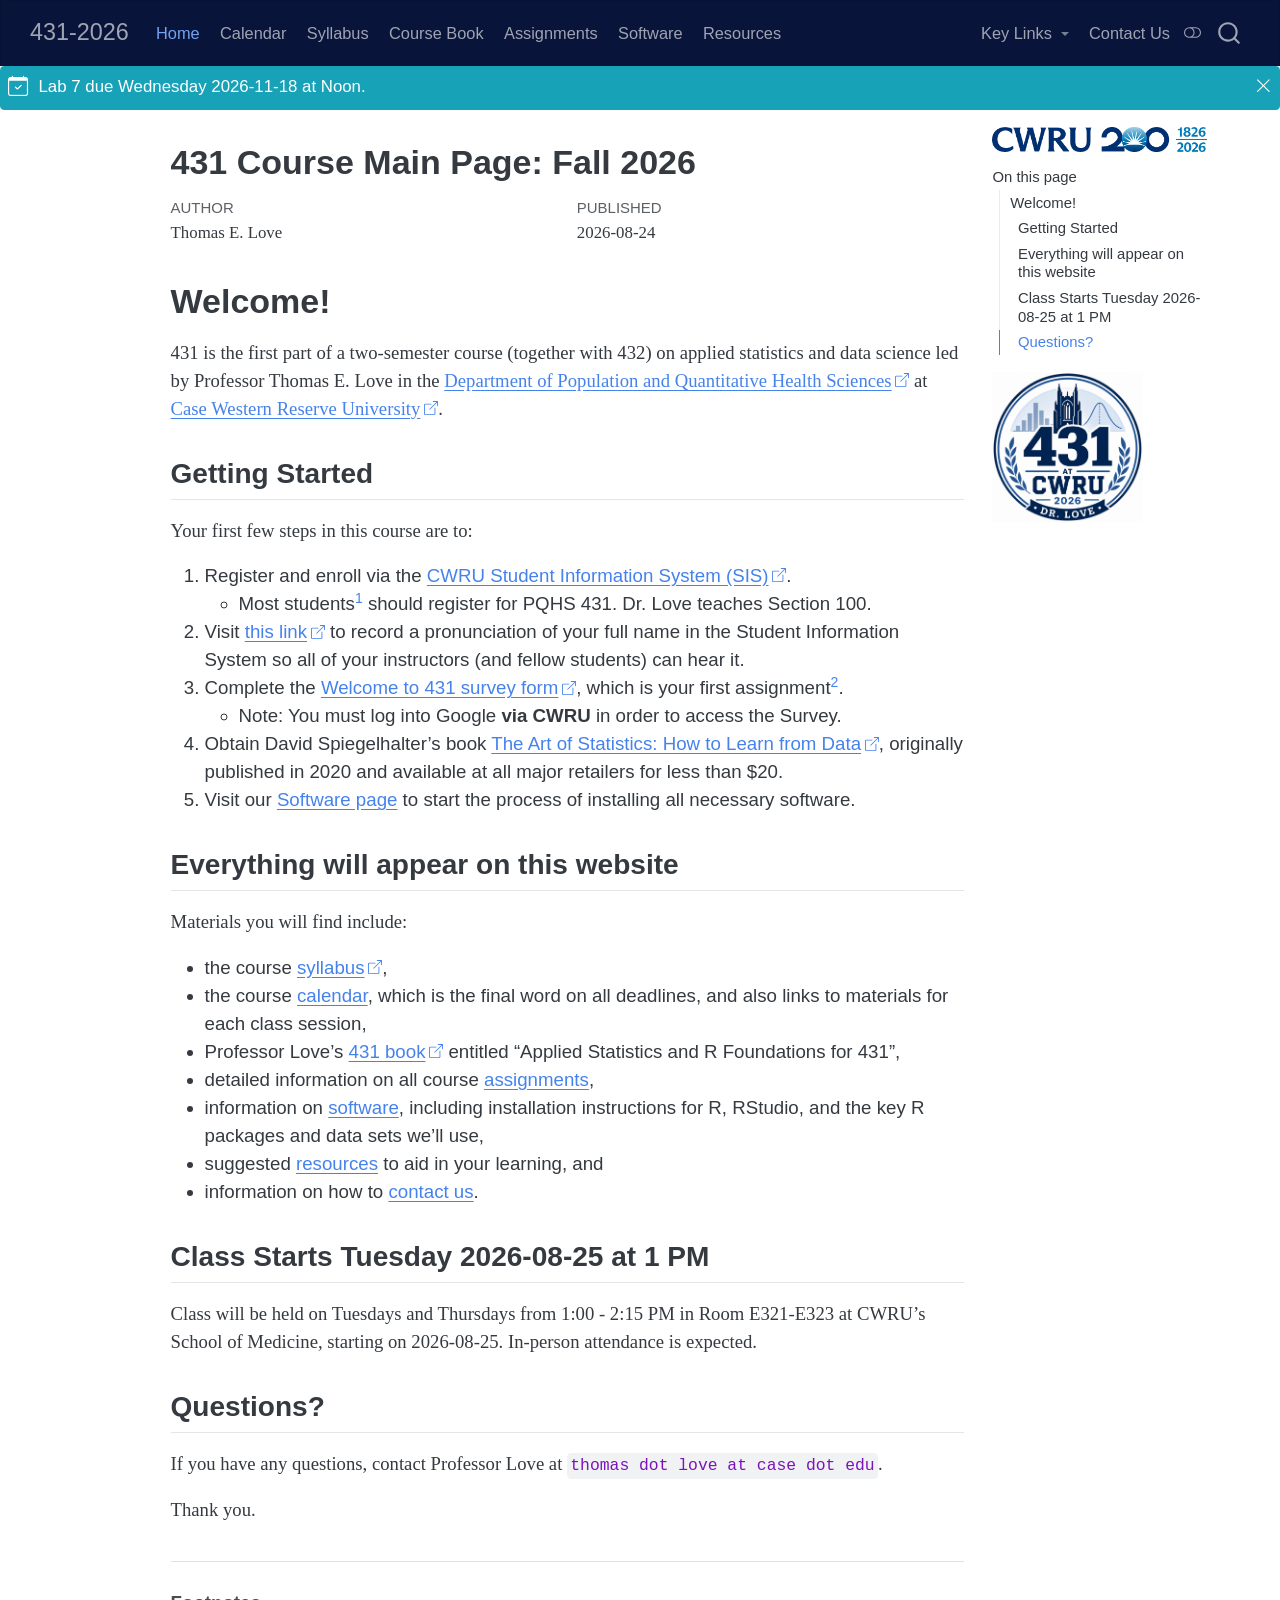
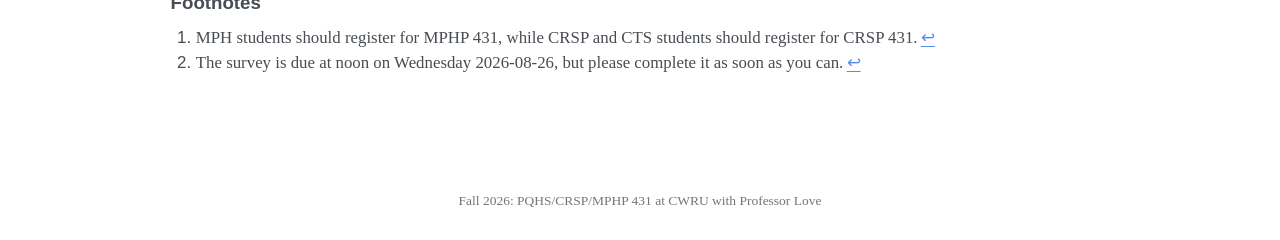
<file: docs/index.html>
<!DOCTYPE html>
<html xmlns="http://www.w3.org/1999/xhtml" lang="en" xml:lang="en"><head>

<meta charset="utf-8">
<meta name="generator" content="quarto-1.10.19">

<meta name="viewport" content="width=device-width, initial-scale=1.0, user-scalable=yes">

<meta name="author" content="Thomas E. Love">
<meta name="dcterms.date" content="2026-08-24">

<title>431 Course Main Page: Fall 2026 – 431-2026</title>
<style>
/* Default styles provided by pandoc.
** See https://pandoc.org/MANUAL.html#variables-for-html for config info.
*/
span.smallcaps{font-variant: small-caps;}
div.columns{display: flex; gap: 1.5em;}
div.column{flex: auto;}
@media screen {
div.columns{gap: min(4vw, 1.5em);}
div.column{overflow-x: auto;}
}
div.hanging-indent{margin-left: 1.5em; text-indent: -1.5em;}
ul.task-list{list-style: none;}
ul.task-list li input[type="checkbox"] {
  width: 0.8em;
  margin: 0 0.8em 0.2em -1em; /* quarto-specific, see https://github.com/quarto-dev/quarto-cli/issues/4556 */ 
  vertical-align: middle;
}
</style>


<script src="site_libs/quarto-nav/quarto-nav.js"></script>
<script src="site_libs/quarto-nav/headroom.min.js"></script>
<script src="site_libs/clipboard/clipboard.min.js"></script>
<script src="site_libs/quarto-search/autocomplete.umd.js"></script>
<script src="site_libs/quarto-search/fuse.min.js"></script>
<script src="site_libs/quarto-search/quarto-search.js"></script>
<meta name="quarto:offset" content="./">
<script src="site_libs/quarto-html/quarto.js" type="module"></script>
<script src="site_libs/quarto-html/tabsets/tabsets.js" type="module"></script>
<script src="site_libs/quarto-html/popper.min.js"></script>
<script src="site_libs/quarto-html/tippy.umd.min.js"></script>
<script src="site_libs/quarto-html/anchor.min.js"></script>
<link href="site_libs/quarto-html/tippy.css" rel="stylesheet">
<link href="site_libs/quarto-html/quarto-syntax-highlighting-bf27225e3a48a9273f3daa8f8e829971.css" rel="stylesheet" class="quarto-color-scheme" id="quarto-text-highlighting-styles">
<link href="site_libs/quarto-html/quarto-syntax-highlighting-dark-b626d73c4c936ccc3cb08be7d45d1df6.css" rel="stylesheet" class="quarto-color-scheme quarto-color-alternate" id="quarto-text-highlighting-styles">
<link href="site_libs/quarto-html/quarto-syntax-highlighting-bf27225e3a48a9273f3daa8f8e829971.css" rel="stylesheet" class="quarto-color-scheme-extra" id="quarto-text-highlighting-styles">
<script src="site_libs/bootstrap/bootstrap.min.js"></script>
<link href="site_libs/bootstrap/bootstrap-icons.css" rel="stylesheet">
<link href="site_libs/bootstrap/bootstrap-81258d4e15bf9feab7965728bfed0ae7.min.css" rel="stylesheet" append-hash="true" class="quarto-color-scheme" id="quarto-bootstrap" data-mode="light">
<link href="site_libs/bootstrap/bootstrap-dark-3ed7c67c77e349a4fb12baedd5c13633.min.css" rel="stylesheet" append-hash="true" class="quarto-color-scheme quarto-color-alternate" id="quarto-bootstrap" data-mode="dark">
<link href="site_libs/bootstrap/bootstrap-81258d4e15bf9feab7965728bfed0ae7.min.css" rel="stylesheet" append-hash="true" class="quarto-color-scheme-extra" id="quarto-bootstrap" data-mode="light">
<script id="quarto-search-options" type="application/json">{
  "location": "navbar",
  "copy-button": false,
  "collapse-after": 3,
  "panel-placement": "end",
  "type": "overlay",
  "limit": 50,
  "keyboard-shortcut": [
    "f",
    "/",
    "s"
  ],
  "show-item-context": false,
  "language": {
    "search-no-results-text": "No results",
    "search-matching-documents-text": "matching documents",
    "search-copy-link-title": "Copy link to search",
    "search-hide-matches-text": "Hide additional matches",
    "search-more-match-text": "more match in this document",
    "search-more-matches-text": "more matches in this document",
    "search-clear-button-title": "Clear",
    "search-text-placeholder": "",
    "search-detached-cancel-button-title": "Cancel",
    "search-submit-button-title": "Submit",
    "search-label": "Search"
  }
}</script>


</head>

<body class="nav-fixed quarto-light"><script id="quarto-html-before-body" type="application/javascript">
    const toggleBodyColorMode = (bsSheetEl) => {
      const mode = bsSheetEl.getAttribute("data-mode");
      const bodyEl = window.document.querySelector("body");
      if (mode === "dark") {
        bodyEl.classList.add("quarto-dark");
        bodyEl.classList.remove("quarto-light");
      } else {
        bodyEl.classList.add("quarto-light");
        bodyEl.classList.remove("quarto-dark");
      }
    }
    const toggleBodyColorPrimary = () => {
      const bsSheetEl = window.document.querySelector("link#quarto-bootstrap:not([rel=disabled-stylesheet])");
      if (bsSheetEl) {
        toggleBodyColorMode(bsSheetEl);
      }
    }
    const setColorSchemeToggle = (alternate) => {
      const toggles = window.document.querySelectorAll('.quarto-color-scheme-toggle');
      for (let i=0; i < toggles.length; i++) {
        const toggle = toggles[i];
        if (toggle) {
          if (alternate) {
            toggle.classList.add("alternate");
          } else {
            toggle.classList.remove("alternate");
          }
        }
      }
    };
    const toggleColorMode = (alternate) => {
      // Switch the stylesheets
      const primaryStylesheets = window.document.querySelectorAll('link.quarto-color-scheme:not(.quarto-color-alternate)');
      const alternateStylesheets = window.document.querySelectorAll('link.quarto-color-scheme.quarto-color-alternate');
      manageTransitions('#quarto-margin-sidebar .nav-link', false);
      if (alternate) {
        // note: dark is layered on light, we don't disable primary!
        enableStylesheet(alternateStylesheets);
        for (const sheetNode of alternateStylesheets) {
          if (sheetNode.id === "quarto-bootstrap") {
            toggleBodyColorMode(sheetNode);
          }
        }
      } else {
        disableStylesheet(alternateStylesheets);
        enableStylesheet(primaryStylesheets)
        toggleBodyColorPrimary();
      }
      manageTransitions('#quarto-margin-sidebar .nav-link', true);
      // Switch the toggles
      setColorSchemeToggle(alternate)
      // Hack to workaround the fact that safari doesn't
      // properly recolor the scrollbar when toggling (#1455)
      if (navigator.userAgent.indexOf('Safari') > 0 && navigator.userAgent.indexOf('Chrome') == -1) {
        manageTransitions("body", false);
        window.scrollTo(0, 1);
        setTimeout(() => {
          window.scrollTo(0, 0);
          manageTransitions("body", true);
        }, 40);
      }
    }
    const disableStylesheet = (stylesheets) => {
      for (let i=0; i < stylesheets.length; i++) {
        const stylesheet = stylesheets[i];
        stylesheet.rel = 'disabled-stylesheet';
      }
    }
    const enableStylesheet = (stylesheets) => {
      for (let i=0; i < stylesheets.length; i++) {
        const stylesheet = stylesheets[i];
        if(stylesheet.rel !== 'stylesheet') { // for Chrome, which will still FOUC without this check
          stylesheet.rel = 'stylesheet';
        }
      }
    }
    const manageTransitions = (selector, allowTransitions) => {
      const els = window.document.querySelectorAll(selector);
      for (let i=0; i < els.length; i++) {
        const el = els[i];
        if (allowTransitions) {
          el.classList.remove('notransition');
        } else {
          el.classList.add('notransition');
        }
      }
    }
    const isFileUrl = () => {
      return window.location.protocol === 'file:';
    }
    const hasAlternateSentinel = () => {
      let styleSentinel = getColorSchemeSentinel();
      if (styleSentinel !== null) {
        return styleSentinel === "alternate";
      } else {
        return false;
      }
    }
    const setStyleSentinel = (alternate) => {
      const value = alternate ? "alternate" : "default";
      if (!isFileUrl()) {
        window.localStorage.setItem("quarto-color-scheme", value);
      } else {
        localAlternateSentinel = value;
      }
    }
    const getColorSchemeSentinel = () => {
      if (!isFileUrl()) {
        const storageValue = window.localStorage.getItem("quarto-color-scheme");
        return storageValue != null ? storageValue : localAlternateSentinel;
      } else {
        return localAlternateSentinel;
      }
    }
    const toggleGiscusIfUsed = (isAlternate, darkModeDefault) => {
      const baseTheme = document.querySelector('#giscus-base-theme')?.value ?? 'light';
      const alternateTheme = document.querySelector('#giscus-alt-theme')?.value ?? 'dark';
      let newTheme = '';
      if(authorPrefersDark) {
        newTheme = isAlternate ? baseTheme : alternateTheme;
      } else {
        newTheme = isAlternate ? alternateTheme : baseTheme;
      }
      const changeGiscusTheme = () => {
        // From: https://github.com/giscus/giscus/issues/336
        const sendMessage = (message) => {
          const iframe = document.querySelector('iframe.giscus-frame');
          if (!iframe) return;
          iframe.contentWindow.postMessage({ giscus: message }, 'https://giscus.app');
        }
        sendMessage({
          setConfig: {
            theme: newTheme
          }
        });
      }
      const isGiscussLoaded = window.document.querySelector('iframe.giscus-frame') !== null;
      if (isGiscussLoaded) {
        changeGiscusTheme();
      }
    };
    const authorPrefersDark = false;
    const darkModeDefault = authorPrefersDark;
      document.querySelector('link#quarto-text-highlighting-styles.quarto-color-scheme-extra').rel = 'disabled-stylesheet';
      document.querySelector('link#quarto-bootstrap.quarto-color-scheme-extra').rel = 'disabled-stylesheet';
    let localAlternateSentinel = darkModeDefault ? 'alternate' : 'default';
    // Dark / light mode switch
    window.quartoToggleColorScheme = () => {
      // Read the current dark / light value
      let toAlternate = !hasAlternateSentinel();
      toggleColorMode(toAlternate);
      setStyleSentinel(toAlternate);
      toggleGiscusIfUsed(toAlternate, darkModeDefault);
      window.dispatchEvent(new Event('resize'));
    };
    // Switch to dark mode if need be
    if (hasAlternateSentinel()) {
      toggleColorMode(true);
    } else {
      toggleColorMode(false);
    }
  </script>

<div id="quarto-search-results"></div>
  <header id="quarto-header" class="headroom fixed-top">
    <nav class="navbar navbar-expand-lg " data-bs-theme="dark">
      <div class="navbar-container container-fluid">
      <div class="navbar-brand-container mx-auto">
    <a class="navbar-brand" href="./index.html">
    <span class="navbar-title">431-2026</span>
    </a>
  </div>
            <div id="quarto-search" class="" title="Search"></div>
          <button class="navbar-toggler" type="button" data-bs-toggle="collapse" data-bs-target="#navbarCollapse" aria-controls="navbarCollapse" role="menu" aria-expanded="false" aria-label="Toggle navigation" onclick="if (window.quartoToggleHeadroom) { window.quartoToggleHeadroom(); }">
  <span class="navbar-toggler-icon"></span>
</button>
          <div class="collapse navbar-collapse" id="navbarCollapse">
            <ul class="navbar-nav navbar-nav-scroll me-auto">
  <li class="nav-item">
    <a class="nav-link active" href="./index.html" aria-current="page"> 
<span class="menu-text">Home</span></a>
  </li>  
  <li class="nav-item">
    <a class="nav-link" href="./calendar.html"> 
<span class="menu-text">Calendar</span></a>
  </li>  
  <li class="nav-item">
    <a class="nav-link" href="https://thomaselove.github.io/431-syllabus-2026/"> 
<span class="menu-text">Syllabus</span></a>
  </li>  
  <li class="nav-item">
    <a class="nav-link" href="https://thomaselove.github.io/431-book/"> 
<span class="menu-text">Course Book</span></a>
  </li>  
  <li class="nav-item">
    <a class="nav-link" href="./assignments.html"> 
<span class="menu-text">Assignments</span></a>
  </li>  
  <li class="nav-item">
    <a class="nav-link" href="./software.html"> 
<span class="menu-text">Software</span></a>
  </li>  
  <li class="nav-item">
    <a class="nav-link" href="./resources.html"> 
<span class="menu-text">Resources</span></a>
  </li>  
</ul>
            <ul class="navbar-nav navbar-nav-scroll ms-auto">
  <li class="nav-item dropdown ">
    <a class="nav-link dropdown-toggle" href="#" id="nav-menu-key-links" role="link" data-bs-toggle="dropdown" aria-expanded="false">
 <span class="menu-text">Key Links</span>
    </a>
    <ul class="dropdown-menu dropdown-menu-end" aria-labelledby="nav-menu-key-links">    
        <li>
    <a class="dropdown-item" href="https://github.com/THOMASELOVE/431-data">
 <span class="dropdown-text">431-Data page</span></a>
  </li>  
        <li>
    <a class="dropdown-item" href="https://github.com/THOMASELOVE/431-packages">
 <span class="dropdown-text">431 R packages</span></a>
  </li>  
        <li>
    <a class="dropdown-item" href="https://github.com/THOMASELOVE/431-minute-2026">
 <span class="dropdown-text">Minute Papers</span></a>
  </li>  
        <li>
    <a class="dropdown-item" href="https://github.com/THOMASELOVE/431-labs-2026">
 <span class="dropdown-text">Labs</span></a>
  </li>  
        <li>
    <a class="dropdown-item" href="https://thomaselove.github.io/431-projectA-2026/">
 <span class="dropdown-text">Project A</span></a>
  </li>  
        <li>
    <a class="dropdown-item" href="https://thomaselove.github.io/431-projectB-2026/">
 <span class="dropdown-text">Project B</span></a>
  </li>  
        <li>
    <a class="dropdown-item" href="https://github.com/THOMASELOVE/431-quiz-2026">
 <span class="dropdown-text">Quizzes</span></a>
  </li>  
        <li>
    <a class="dropdown-item" href="https://canvas.case.edu">
 <span class="dropdown-text">Canvas</span></a>
  </li>  
        <li>
    <a class="dropdown-item" href="./google.html">
 <span class="dropdown-text">Shared Google Drive</span></a>
  </li>  
    </ul>
  </li>
  <li class="nav-item">
    <a class="nav-link" href="./contact.html"> 
<span class="menu-text">Contact Us</span></a>
  </li>  
</ul>
          </div> <!-- /navcollapse -->
            <div class="quarto-navbar-tools">
  <a href="" class="quarto-color-scheme-toggle quarto-navigation-tool  px-1" onclick="window.quartoToggleColorScheme(); return false;" title="Toggle dark mode"><i class="bi"></i></a>
</div>
      </div> <!-- /container-fluid -->
    </nav>
  <div id="quarto-announcement" data-announcement-id="e660c96272421b62d78f840a32ec59d0" class="alert alert-info hidden"><i class="bi bi-calendar-check quarto-announcement-icon"></i><div class="quarto-announcement-content">
<p>Lab 7 due Wednesday 2026-11-18 at Noon.</p>
</div><i class="bi bi-x-lg quarto-announcement-action"></i></div>
</header>
<!-- content -->
<div id="quarto-content" class="quarto-container page-columns page-rows-contents page-layout-article page-navbar">
<!-- sidebar -->
<!-- margin-sidebar -->
    <div id="quarto-margin-sidebar" class="sidebar margin-sidebar"><div class="quarto-margin-header"><div class="margin-header-item">
<p><img src="./cwru_logo_200.png" class="img-fluid"></p>
</div></div>
        <nav id="TOC" role="doc-toc" class="toc-active">
    <h2 id="toc-title">On this page</h2>
   
  <ul>
  <li><a href="#welcome" id="toc-welcome" class="nav-link active" data-scroll-target="#welcome">Welcome!</a>
  <ul class="collapse">
  <li><a href="#getting-started" id="toc-getting-started" class="nav-link" data-scroll-target="#getting-started">Getting Started</a></li>
  <li><a href="#everything-will-appear-on-this-website" id="toc-everything-will-appear-on-this-website" class="nav-link" data-scroll-target="#everything-will-appear-on-this-website">Everything will appear on this website</a></li>
  <li><a href="#class-starts-tuesday-2026-08-25-at-1-pm" id="toc-class-starts-tuesday-2026-08-25-at-1-pm" class="nav-link" data-scroll-target="#class-starts-tuesday-2026-08-25-at-1-pm">Class Starts Tuesday 2026-08-25 at 1 PM</a></li>
  <li><a href="#questions" id="toc-questions" class="nav-link" data-scroll-target="#questions">Questions?</a></li>
  </ul></li>
  </ul>
</nav>
    <div class="quarto-margin-footer"><div class="margin-footer-item">
<p><img src="./431_logo_2026.png" class="img-fluid" style="width:70.0%"></p>
</div></div></div>
<!-- main -->
<main class="content" id="quarto-document-content">


<header id="title-block-header" class="quarto-title-block default">
<div class="quarto-title">
<h1 class="title">431 Course Main Page: Fall 2026</h1>
</div>



<div class="quarto-title-meta">

    <div>
    <div class="quarto-title-meta-heading">Author</div>
    <div class="quarto-title-meta-contents">
             <p>Thomas E. Love </p>
          </div>
  </div>
    
    <div>
    <div class="quarto-title-meta-heading">Published</div>
    <div class="quarto-title-meta-contents">
      <p class="date">2026-08-24</p>
    </div>
  </div>
  
    
  </div>
  


</header>


<section id="welcome" class="level1">
<h1>Welcome!</h1>
<p>431 is the first part of a two-semester course (together with 432) on applied statistics and data science led by Professor Thomas E. Love in the <a href="https://case.edu/medicine/pqhs/">Department of Population and Quantitative Health Sciences</a> at <a href="https://case.edu/">Case Western Reserve University</a>.</p>
<section id="getting-started" class="level2">
<h2 class="anchored" data-anchor-id="getting-started">Getting Started</h2>
<p>Your first few steps in this course are to:</p>
<ol type="1">
<li>Register and enroll via the <a href="https://sis.case.edu/">CWRU Student Information System (SIS)</a>.
<ul>
<li>Most students<a href="#fn1" class="footnote-ref" id="fnref1" role="doc-noteref"><sup>1</sup></a> should register for PQHS 431. Dr.&nbsp;Love teaches Section 100.</li>
</ul></li>
<li>Visit <a href="https://case.edu/registrar/general/sis-resources/record-your-name-pronunciation">this link</a> to record a pronunciation of your full name in the Student Information System so all of your instructors (and fellow students) can hear it.</li>
<li>Complete the <a href="https://tinyurl.com/431-2026-welcome">Welcome to 431 survey form</a>, which is your first assignment<a href="#fn2" class="footnote-ref" id="fnref2" role="doc-noteref"><sup>2</sup></a>.
<ul>
<li>Note: You must log into Google <strong>via CWRU</strong> in order to access the Survey.</li>
</ul></li>
<li>Obtain David Spiegelhalter’s book <a href="https://www.amazon.com/Art-Statistics-How-Learn-Data/dp/1541675703">The Art of Statistics: How to Learn from Data</a>, originally published in 2020 and available at all major retailers for less than $20.</li>
<li>Visit our <a href="./software.html">Software page</a> to start the process of installing all necessary software.</li>
</ol>
</section>
<section id="everything-will-appear-on-this-website" class="level2">
<h2 class="anchored" data-anchor-id="everything-will-appear-on-this-website">Everything will appear on this website</h2>
<p>Materials you will find include:</p>
<ul>
<li>the course <a href="https://thomaselove.github.io/431-syllabus-2026/">syllabus</a>,</li>
<li>the course <a href="./calendar.html">calendar</a>, which is the final word on all deadlines, and also links to materials for each class session,</li>
<li>Professor Love’s <a href="https://thomaselove.github.io/431-book/">431 book</a> entitled “Applied Statistics and R Foundations for 431”,</li>
<li>detailed information on all course <a href="./assignments.html">assignments</a>,</li>
<li>information on <a href="./software.html">software</a>, including installation instructions for R, RStudio, and the key R packages and data sets we’ll use,</li>
<li>suggested <a href="./resources.html">resources</a> to aid in your learning, and</li>
<li>information on how to <a href="./contact.html">contact us</a>.</li>
</ul>
</section>
<section id="class-starts-tuesday-2026-08-25-at-1-pm" class="level2">
<h2 class="anchored" data-anchor-id="class-starts-tuesday-2026-08-25-at-1-pm">Class Starts Tuesday 2026-08-25 at 1 PM</h2>
<p>Class will be held on Tuesdays and Thursdays from 1:00 - 2:15 PM in Room E321-E323 at CWRU’s School of Medicine, starting on 2026-08-25. In-person attendance is expected.</p>
</section>
<section id="questions" class="level2">
<h2 class="anchored" data-anchor-id="questions">Questions?</h2>
<p>If you have any questions, contact Professor Love at <code>thomas dot love at case dot edu</code>.</p>
<p>Thank you.</p>


</section>
</section>


<div id="quarto-appendix" class="default"><section id="footnotes" class="footnotes footnotes-end-of-document" role="doc-endnotes"><h2 class="anchored quarto-appendix-heading">Footnotes</h2>

<ol>
<li id="fn1"><p>MPH students should register for MPHP 431, while CRSP and CTS students should register for CRSP 431.<a href="#fnref1" class="footnote-back" role="doc-backlink">↩︎</a></p></li>
<li id="fn2"><p>The survey is due at noon on Wednesday 2026-08-26, but please complete it as soon as you can.<a href="#fnref2" class="footnote-back" role="doc-backlink">↩︎</a></p></li>
</ol>
</section></div></main> <!-- /main -->
<script id="quarto-html-after-body" type="application/javascript">
  window.document.addEventListener("DOMContentLoaded", function (event) {
    // Ensure there is a toggle, if there isn't float one in the top right
    if (window.document.querySelector('.quarto-color-scheme-toggle') === null) {
      const a = window.document.createElement('a');
      a.classList.add('top-right');
      a.classList.add('quarto-color-scheme-toggle');
      a.href = "";
      a.onclick = function() { try { window.quartoToggleColorScheme(); } catch {} return false; };
      const i = window.document.createElement("i");
      i.classList.add('bi');
      a.appendChild(i);
      window.document.body.appendChild(a);
    }
    setColorSchemeToggle(hasAlternateSentinel())
    const icon = "";
    const anchorJS = new window.AnchorJS();
    anchorJS.options = {
      placement: 'right',
      icon: icon
    };
    anchorJS.add('.anchored');
    const isCodeAnnotation = (el) => {
      for (const clz of el.classList) {
        if (clz.startsWith('code-annotation-')) {                     
          return true;
        }
      }
      return false;
    }
    const onCopySuccess = function(e) {
      // button target
      const button = e.trigger;
      // don't keep focus
      button.blur();
      // flash "checked"
      button.classList.add('code-copy-button-checked');
      var currentTitle = button.getAttribute("title");
      button.setAttribute("title", "Copied!");
      let tooltip;
      if (window.bootstrap) {
        button.setAttribute("data-bs-toggle", "tooltip");
        button.setAttribute("data-bs-placement", "left");
        button.setAttribute("data-bs-title", "Copied!");
        tooltip = new bootstrap.Tooltip(button, 
          { trigger: "manual", 
            customClass: "code-copy-button-tooltip",
            offset: [0, -8]});
        tooltip.show();    
      }
      setTimeout(function() {
        if (tooltip) {
          tooltip.hide();
          button.removeAttribute("data-bs-title");
          button.removeAttribute("data-bs-toggle");
          button.removeAttribute("data-bs-placement");
        }
        button.setAttribute("title", currentTitle);
        button.classList.remove('code-copy-button-checked');
      }, 1000);
      // clear code selection
      e.clearSelection();
    }
    const getTextToCopy = function(trigger) {
      const outerScaffold = trigger.parentElement.cloneNode(true);
      const codeEl = outerScaffold.querySelector('code');
      for (const childEl of codeEl.children) {
        if (isCodeAnnotation(childEl)) {
          childEl.remove();
        }
      }
      return codeEl.innerText;
    }
    const clipboard = new window.ClipboardJS('.code-copy-button:not([data-in-quarto-modal])', {
      text: getTextToCopy
    });
    clipboard.on('success', onCopySuccess);
    if (window.document.getElementById('quarto-embedded-source-code-modal')) {
      const clipboardModal = new window.ClipboardJS('.code-copy-button[data-in-quarto-modal]', {
        text: getTextToCopy,
        container: window.document.getElementById('quarto-embedded-source-code-modal')
      });
      clipboardModal.on('success', onCopySuccess);
    }
      var localhostRegex = new RegExp(/^(?:http|https):\/\/localhost\:?[0-9]*\//);
      var mailtoRegex = new RegExp(/^mailto:/);
        var filterRegex = new RegExp('/' + window.location.host + '/');
      var isInternal = (href) => {
          return filterRegex.test(href) || localhostRegex.test(href) || mailtoRegex.test(href);
      }
      // Inspect non-navigation links and adorn them if external
     var links = window.document.querySelectorAll('a[href]:not(.nav-link):not(.navbar-brand):not(.toc-action):not(.sidebar-link):not(.sidebar-item-toggle):not(.pagination-link):not(.no-external):not([aria-hidden]):not(.dropdown-item):not(.quarto-navigation-tool):not(.about-link)');
      for (var i=0; i<links.length; i++) {
        const link = links[i];
        if (!isInternal(link.href)) {
          // undo the damage that might have been done by quarto-nav.js in the case of
          // links that we want to consider external
          if (link.dataset.originalHref !== undefined) {
            link.href = link.dataset.originalHref;
          }
            // target, if specified
            link.setAttribute("target", "_blank");
            if (link.getAttribute("rel") === null) {
              link.setAttribute("rel", "noopener");
            }
            // default icon
            link.classList.add("external");
        }
      }
    function tippyHover(el, contentFn, onTriggerFn, onUntriggerFn) {
      const config = {
        allowHTML: true,
        maxWidth: 500,
        delay: 100,
        arrow: false,
        appendTo: function(el) {
            return el.parentElement;
        },
        interactive: true,
        interactiveBorder: 10,
        theme: 'quarto',
        placement: 'bottom-start',
      };
      if (contentFn) {
        config.content = contentFn;
      }
      if (onTriggerFn) {
        config.onTrigger = onTriggerFn;
      }
      if (onUntriggerFn) {
        config.onUntrigger = onUntriggerFn;
      }
      window.tippy(el, config); 
    }
    const noterefs = window.document.querySelectorAll('a[role="doc-noteref"]');
    for (var i=0; i<noterefs.length; i++) {
      const ref = noterefs[i];
      tippyHover(ref, function() {
        // use id or data attribute instead here
        let href = ref.getAttribute('data-footnote-href') || ref.getAttribute('href');
        try { href = new URL(href).hash; } catch {}
        const id = href.replace(/^#\/?/, "");
        const note = window.document.getElementById(id);
        if (note) {
          return note.innerHTML;
        } else {
          return "";
        }
      });
    }
    const xrefs = window.document.querySelectorAll('a.quarto-xref');
    const processXRef = (id, note) => {
      // Strip column container classes
      const stripColumnClz = (el) => {
        el.classList.remove("page-full", "page-columns");
        if (el.children) {
          for (const child of el.children) {
            stripColumnClz(child);
          }
        }
      }
      stripColumnClz(note)
      if (id === null || id.startsWith('sec-')) {
        // Special case sections, only their first couple elements
        const container = document.createElement("div");
        if (note.children && note.children.length > 2) {
          container.appendChild(note.children[0].cloneNode(true));
          for (let i = 1; i < note.children.length; i++) {
            const child = note.children[i];
            if (child.tagName === "P" && child.innerText === "") {
              continue;
            } else {
              container.appendChild(child.cloneNode(true));
              break;
            }
          }
          if (window.Quarto?.typesetMath) {
            window.Quarto.typesetMath(container);
          }
          return container.innerHTML
        } else {
          if (window.Quarto?.typesetMath) {
            window.Quarto.typesetMath(note);
          }
          return note.innerHTML;
        }
      } else {
        // Remove any anchor links if they are present
        const anchorLink = note.querySelector('a.anchorjs-link');
        if (anchorLink) {
          anchorLink.remove();
        }
        if (window.Quarto?.typesetMath) {
          window.Quarto.typesetMath(note);
        }
        if (note.classList.contains("callout")) {
          return note.outerHTML;
        } else {
          return note.innerHTML;
        }
      }
    }
    for (var i=0; i<xrefs.length; i++) {
      const xref = xrefs[i];
      tippyHover(xref, undefined, function(instance) {
        instance.disable();
        let url = xref.getAttribute('href');
        let hash = undefined; 
        if (url.startsWith('#')) {
          hash = url;
        } else {
          try { hash = new URL(url).hash; } catch {}
        }
        if (hash) {
          const id = hash.replace(/^#\/?/, "");
          const note = window.document.getElementById(id);
          if (note !== null) {
            try {
              const html = processXRef(id, note.cloneNode(true));
              instance.setContent(html);
            } finally {
              instance.enable();
              instance.show();
            }
          } else {
            // See if we can fetch this
            fetch(url.split('#')[0])
            .then(res => res.text())
            .then(html => {
              const parser = new DOMParser();
              const htmlDoc = parser.parseFromString(html, "text/html");
              const note = htmlDoc.getElementById(id);
              if (note !== null) {
                const html = processXRef(id, note);
                instance.setContent(html);
              } 
            }).finally(() => {
              instance.enable();
              instance.show();
            });
          }
        } else {
          // See if we can fetch a full url (with no hash to target)
          // This is a special case and we should probably do some content thinning / targeting
          fetch(url)
          .then(res => res.text())
          .then(html => {
            const parser = new DOMParser();
            const htmlDoc = parser.parseFromString(html, "text/html");
            const note = htmlDoc.querySelector('main.content');
            if (note !== null) {
              // This should only happen for chapter cross references
              // (since there is no id in the URL)
              // remove the first header
              if (note.children.length > 0 && note.children[0].tagName === "HEADER") {
                note.children[0].remove();
              }
              const html = processXRef(null, note);
              instance.setContent(html);
            } 
          }).finally(() => {
            instance.enable();
            instance.show();
          });
        }
      }, function(instance) {
      });
    }
        let selectedAnnoteEl;
        const selectorForAnnotation = ( cell, annotation) => {
          let cellAttr = 'data-code-cell="' + cell + '"';
          let lineAttr = 'data-code-annotation="' +  annotation + '"';
          const selector = 'span[' + cellAttr + '][' + lineAttr + ']';
          return selector;
        }
        const selectCodeLines = (annoteEl) => {
          const doc = window.document;
          const targetCell = annoteEl.getAttribute("data-target-cell");
          const targetAnnotation = annoteEl.getAttribute("data-target-annotation");
          const annoteSpan = window.document.querySelector(selectorForAnnotation(targetCell, targetAnnotation));
          const lines = annoteSpan.getAttribute("data-code-lines").split(",");
          const lineIds = lines.map((line) => {
            return targetCell + "-" + line;
          })
          let top = null;
          let height = null;
          let parent = null;
          if (lineIds.length > 0) {
              //compute the position of the single el (top and bottom and make a div)
              const el = window.document.getElementById(lineIds[0]);
              top = el.offsetTop;
              height = el.offsetHeight;
              parent = el.parentElement.parentElement;
            if (lineIds.length > 1) {
              const lastEl = window.document.getElementById(lineIds[lineIds.length - 1]);
              const bottom = lastEl.offsetTop + lastEl.offsetHeight;
              height = bottom - top;
            }
            if (top !== null && height !== null && parent !== null) {
              // cook up a div (if necessary) and position it 
              let div = window.document.getElementById("code-annotation-line-highlight");
              if (div === null) {
                div = window.document.createElement("div");
                div.setAttribute("id", "code-annotation-line-highlight");
                div.style.position = 'absolute';
                parent.appendChild(div);
              }
              div.style.top = top - 2 + "px";
              div.style.height = height + 4 + "px";
              div.style.left = 0;
              let gutterDiv = window.document.getElementById("code-annotation-line-highlight-gutter");
              if (gutterDiv === null) {
                gutterDiv = window.document.createElement("div");
                gutterDiv.setAttribute("id", "code-annotation-line-highlight-gutter");
                gutterDiv.style.position = 'absolute';
                const codeCell = window.document.getElementById(targetCell);
                const gutter = codeCell.querySelector('.code-annotation-gutter');
                gutter.appendChild(gutterDiv);
              }
              gutterDiv.style.top = top - 2 + "px";
              gutterDiv.style.height = height + 4 + "px";
            }
            selectedAnnoteEl = annoteEl;
          }
        };
        const unselectCodeLines = () => {
          const elementsIds = ["code-annotation-line-highlight", "code-annotation-line-highlight-gutter"];
          elementsIds.forEach((elId) => {
            const div = window.document.getElementById(elId);
            if (div) {
              div.remove();
            }
          });
          selectedAnnoteEl = undefined;
        };
          // Handle positioning of the toggle
      window.addEventListener(
        "resize",
        throttle(() => {
          elRect = undefined;
          if (selectedAnnoteEl) {
            selectCodeLines(selectedAnnoteEl);
          }
        }, 10)
      );
      function throttle(fn, ms) {
      let throttle = false;
      let timer;
        return (...args) => {
          if(!throttle) { // first call gets through
              fn.apply(this, args);
              throttle = true;
          } else { // all the others get throttled
              if(timer) clearTimeout(timer); // cancel #2
              timer = setTimeout(() => {
                fn.apply(this, args);
                timer = throttle = false;
              }, ms);
          }
        };
      }
        // Attach click handler to the DT
        const annoteDls = window.document.querySelectorAll('dt[data-target-cell]');
        for (const annoteDlNode of annoteDls) {
          annoteDlNode.addEventListener('click', (event) => {
            const clickedEl = event.target;
            if (clickedEl !== selectedAnnoteEl) {
              unselectCodeLines();
              const activeEl = window.document.querySelector('dt[data-target-cell].code-annotation-active');
              if (activeEl) {
                activeEl.classList.remove('code-annotation-active');
              }
              selectCodeLines(clickedEl);
              clickedEl.classList.add('code-annotation-active');
            } else {
              // Unselect the line
              unselectCodeLines();
              clickedEl.classList.remove('code-annotation-active');
            }
          });
        }
    const findCites = (el) => {
      const parentEl = el.parentElement;
      if (parentEl) {
        const cites = parentEl.dataset.cites;
        if (cites) {
          return {
            el,
            cites: cites.split(' ')
          };
        } else {
          return findCites(el.parentElement)
        }
      } else {
        return undefined;
      }
    };
    var bibliorefs = window.document.querySelectorAll('a[role="doc-biblioref"]');
    for (var i=0; i<bibliorefs.length; i++) {
      const ref = bibliorefs[i];
      const citeInfo = findCites(ref);
      if (citeInfo) {
        tippyHover(citeInfo.el, function() {
          var popup = window.document.createElement('div');
          citeInfo.cites.forEach(function(cite) {
            var citeDiv = window.document.createElement('div');
            citeDiv.classList.add('hanging-indent');
            citeDiv.classList.add('csl-entry');
            var biblioDiv = window.document.getElementById('ref-' + cite);
            if (biblioDiv) {
              citeDiv.innerHTML = biblioDiv.innerHTML;
            }
            popup.appendChild(citeDiv);
          });
          return popup.innerHTML;
        });
      }
    }
  });
  </script>
</div> <!-- /content -->
<footer class="footer">
  <div class="nav-footer">
    <div class="nav-footer-left">
      &nbsp;
    </div>   
    <div class="nav-footer-center">
<p>Fall 2026: PQHS/CRSP/MPHP 431 at CWRU with Professor Love</p>
</div>
    <div class="nav-footer-right">
      &nbsp;
    </div>
  </div>
</footer>




</body></html>
</file>
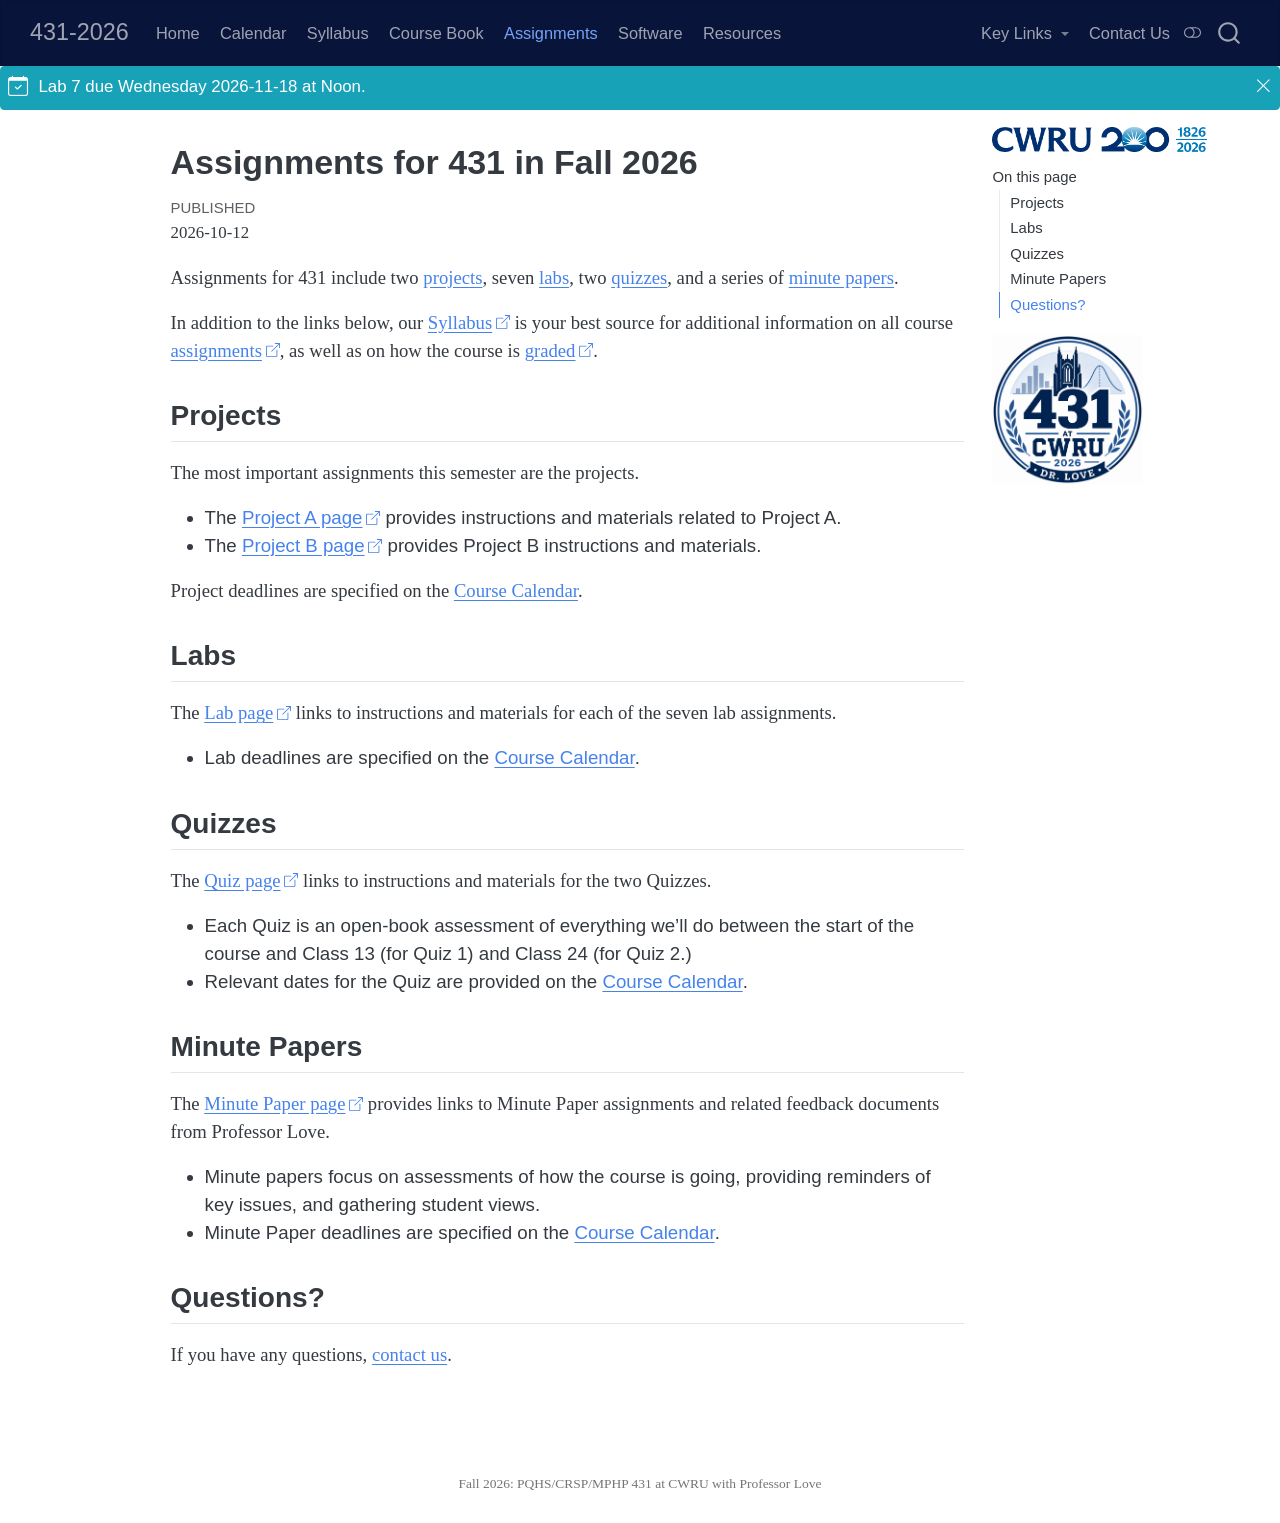
<file: docs/assignments.html>
<!DOCTYPE html>
<html xmlns="http://www.w3.org/1999/xhtml" lang="en" xml:lang="en"><head>

<meta charset="utf-8">
<meta name="generator" content="quarto-1.10.19">

<meta name="viewport" content="width=device-width, initial-scale=1.0, user-scalable=yes">

<meta name="dcterms.date" content="2026-10-12">

<title>Assignments for 431 in Fall 2026 – 431-2026</title>
<style>
/* Default styles provided by pandoc.
** See https://pandoc.org/MANUAL.html#variables-for-html for config info.
*/
span.smallcaps{font-variant: small-caps;}
div.columns{display: flex; gap: 1.5em;}
div.column{flex: auto;}
@media screen {
div.columns{gap: min(4vw, 1.5em);}
div.column{overflow-x: auto;}
}
div.hanging-indent{margin-left: 1.5em; text-indent: -1.5em;}
ul.task-list{list-style: none;}
ul.task-list li input[type="checkbox"] {
  width: 0.8em;
  margin: 0 0.8em 0.2em -1em; /* quarto-specific, see https://github.com/quarto-dev/quarto-cli/issues/4556 */ 
  vertical-align: middle;
}
</style>


<script src="site_libs/quarto-nav/quarto-nav.js"></script>
<script src="site_libs/quarto-nav/headroom.min.js"></script>
<script src="site_libs/clipboard/clipboard.min.js"></script>
<script src="site_libs/quarto-search/autocomplete.umd.js"></script>
<script src="site_libs/quarto-search/fuse.min.js"></script>
<script src="site_libs/quarto-search/quarto-search.js"></script>
<meta name="quarto:offset" content="./">
<script src="site_libs/quarto-html/quarto.js" type="module"></script>
<script src="site_libs/quarto-html/tabsets/tabsets.js" type="module"></script>
<script src="site_libs/quarto-html/popper.min.js"></script>
<script src="site_libs/quarto-html/tippy.umd.min.js"></script>
<script src="site_libs/quarto-html/anchor.min.js"></script>
<link href="site_libs/quarto-html/tippy.css" rel="stylesheet">
<link href="site_libs/quarto-html/quarto-syntax-highlighting-bf27225e3a48a9273f3daa8f8e829971.css" rel="stylesheet" class="quarto-color-scheme" id="quarto-text-highlighting-styles">
<link href="site_libs/quarto-html/quarto-syntax-highlighting-dark-b626d73c4c936ccc3cb08be7d45d1df6.css" rel="stylesheet" class="quarto-color-scheme quarto-color-alternate" id="quarto-text-highlighting-styles">
<link href="site_libs/quarto-html/quarto-syntax-highlighting-bf27225e3a48a9273f3daa8f8e829971.css" rel="stylesheet" class="quarto-color-scheme-extra" id="quarto-text-highlighting-styles">
<script src="site_libs/bootstrap/bootstrap.min.js"></script>
<link href="site_libs/bootstrap/bootstrap-icons.css" rel="stylesheet">
<link href="site_libs/bootstrap/bootstrap-81258d4e15bf9feab7965728bfed0ae7.min.css" rel="stylesheet" append-hash="true" class="quarto-color-scheme" id="quarto-bootstrap" data-mode="light">
<link href="site_libs/bootstrap/bootstrap-dark-3ed7c67c77e349a4fb12baedd5c13633.min.css" rel="stylesheet" append-hash="true" class="quarto-color-scheme quarto-color-alternate" id="quarto-bootstrap" data-mode="dark">
<link href="site_libs/bootstrap/bootstrap-81258d4e15bf9feab7965728bfed0ae7.min.css" rel="stylesheet" append-hash="true" class="quarto-color-scheme-extra" id="quarto-bootstrap" data-mode="light">
<script id="quarto-search-options" type="application/json">{
  "location": "navbar",
  "copy-button": false,
  "collapse-after": 3,
  "panel-placement": "end",
  "type": "overlay",
  "limit": 50,
  "keyboard-shortcut": [
    "f",
    "/",
    "s"
  ],
  "show-item-context": false,
  "language": {
    "search-no-results-text": "No results",
    "search-matching-documents-text": "matching documents",
    "search-copy-link-title": "Copy link to search",
    "search-hide-matches-text": "Hide additional matches",
    "search-more-match-text": "more match in this document",
    "search-more-matches-text": "more matches in this document",
    "search-clear-button-title": "Clear",
    "search-text-placeholder": "",
    "search-detached-cancel-button-title": "Cancel",
    "search-submit-button-title": "Submit",
    "search-label": "Search"
  }
}</script>


</head>

<body class="nav-fixed quarto-light"><script id="quarto-html-before-body" type="application/javascript">
    const toggleBodyColorMode = (bsSheetEl) => {
      const mode = bsSheetEl.getAttribute("data-mode");
      const bodyEl = window.document.querySelector("body");
      if (mode === "dark") {
        bodyEl.classList.add("quarto-dark");
        bodyEl.classList.remove("quarto-light");
      } else {
        bodyEl.classList.add("quarto-light");
        bodyEl.classList.remove("quarto-dark");
      }
    }
    const toggleBodyColorPrimary = () => {
      const bsSheetEl = window.document.querySelector("link#quarto-bootstrap:not([rel=disabled-stylesheet])");
      if (bsSheetEl) {
        toggleBodyColorMode(bsSheetEl);
      }
    }
    const setColorSchemeToggle = (alternate) => {
      const toggles = window.document.querySelectorAll('.quarto-color-scheme-toggle');
      for (let i=0; i < toggles.length; i++) {
        const toggle = toggles[i];
        if (toggle) {
          if (alternate) {
            toggle.classList.add("alternate");
          } else {
            toggle.classList.remove("alternate");
          }
        }
      }
    };
    const toggleColorMode = (alternate) => {
      // Switch the stylesheets
      const primaryStylesheets = window.document.querySelectorAll('link.quarto-color-scheme:not(.quarto-color-alternate)');
      const alternateStylesheets = window.document.querySelectorAll('link.quarto-color-scheme.quarto-color-alternate');
      manageTransitions('#quarto-margin-sidebar .nav-link', false);
      if (alternate) {
        // note: dark is layered on light, we don't disable primary!
        enableStylesheet(alternateStylesheets);
        for (const sheetNode of alternateStylesheets) {
          if (sheetNode.id === "quarto-bootstrap") {
            toggleBodyColorMode(sheetNode);
          }
        }
      } else {
        disableStylesheet(alternateStylesheets);
        enableStylesheet(primaryStylesheets)
        toggleBodyColorPrimary();
      }
      manageTransitions('#quarto-margin-sidebar .nav-link', true);
      // Switch the toggles
      setColorSchemeToggle(alternate)
      // Hack to workaround the fact that safari doesn't
      // properly recolor the scrollbar when toggling (#1455)
      if (navigator.userAgent.indexOf('Safari') > 0 && navigator.userAgent.indexOf('Chrome') == -1) {
        manageTransitions("body", false);
        window.scrollTo(0, 1);
        setTimeout(() => {
          window.scrollTo(0, 0);
          manageTransitions("body", true);
        }, 40);
      }
    }
    const disableStylesheet = (stylesheets) => {
      for (let i=0; i < stylesheets.length; i++) {
        const stylesheet = stylesheets[i];
        stylesheet.rel = 'disabled-stylesheet';
      }
    }
    const enableStylesheet = (stylesheets) => {
      for (let i=0; i < stylesheets.length; i++) {
        const stylesheet = stylesheets[i];
        if(stylesheet.rel !== 'stylesheet') { // for Chrome, which will still FOUC without this check
          stylesheet.rel = 'stylesheet';
        }
      }
    }
    const manageTransitions = (selector, allowTransitions) => {
      const els = window.document.querySelectorAll(selector);
      for (let i=0; i < els.length; i++) {
        const el = els[i];
        if (allowTransitions) {
          el.classList.remove('notransition');
        } else {
          el.classList.add('notransition');
        }
      }
    }
    const isFileUrl = () => {
      return window.location.protocol === 'file:';
    }
    const hasAlternateSentinel = () => {
      let styleSentinel = getColorSchemeSentinel();
      if (styleSentinel !== null) {
        return styleSentinel === "alternate";
      } else {
        return false;
      }
    }
    const setStyleSentinel = (alternate) => {
      const value = alternate ? "alternate" : "default";
      if (!isFileUrl()) {
        window.localStorage.setItem("quarto-color-scheme", value);
      } else {
        localAlternateSentinel = value;
      }
    }
    const getColorSchemeSentinel = () => {
      if (!isFileUrl()) {
        const storageValue = window.localStorage.getItem("quarto-color-scheme");
        return storageValue != null ? storageValue : localAlternateSentinel;
      } else {
        return localAlternateSentinel;
      }
    }
    const toggleGiscusIfUsed = (isAlternate, darkModeDefault) => {
      const baseTheme = document.querySelector('#giscus-base-theme')?.value ?? 'light';
      const alternateTheme = document.querySelector('#giscus-alt-theme')?.value ?? 'dark';
      let newTheme = '';
      if(authorPrefersDark) {
        newTheme = isAlternate ? baseTheme : alternateTheme;
      } else {
        newTheme = isAlternate ? alternateTheme : baseTheme;
      }
      const changeGiscusTheme = () => {
        // From: https://github.com/giscus/giscus/issues/336
        const sendMessage = (message) => {
          const iframe = document.querySelector('iframe.giscus-frame');
          if (!iframe) return;
          iframe.contentWindow.postMessage({ giscus: message }, 'https://giscus.app');
        }
        sendMessage({
          setConfig: {
            theme: newTheme
          }
        });
      }
      const isGiscussLoaded = window.document.querySelector('iframe.giscus-frame') !== null;
      if (isGiscussLoaded) {
        changeGiscusTheme();
      }
    };
    const authorPrefersDark = false;
    const darkModeDefault = authorPrefersDark;
      document.querySelector('link#quarto-text-highlighting-styles.quarto-color-scheme-extra').rel = 'disabled-stylesheet';
      document.querySelector('link#quarto-bootstrap.quarto-color-scheme-extra').rel = 'disabled-stylesheet';
    let localAlternateSentinel = darkModeDefault ? 'alternate' : 'default';
    // Dark / light mode switch
    window.quartoToggleColorScheme = () => {
      // Read the current dark / light value
      let toAlternate = !hasAlternateSentinel();
      toggleColorMode(toAlternate);
      setStyleSentinel(toAlternate);
      toggleGiscusIfUsed(toAlternate, darkModeDefault);
      window.dispatchEvent(new Event('resize'));
    };
    // Switch to dark mode if need be
    if (hasAlternateSentinel()) {
      toggleColorMode(true);
    } else {
      toggleColorMode(false);
    }
  </script>

<div id="quarto-search-results"></div>
  <header id="quarto-header" class="headroom fixed-top">
    <nav class="navbar navbar-expand-lg " data-bs-theme="dark">
      <div class="navbar-container container-fluid">
      <div class="navbar-brand-container mx-auto">
    <a class="navbar-brand" href="./index.html">
    <span class="navbar-title">431-2026</span>
    </a>
  </div>
            <div id="quarto-search" class="" title="Search"></div>
          <button class="navbar-toggler" type="button" data-bs-toggle="collapse" data-bs-target="#navbarCollapse" aria-controls="navbarCollapse" role="menu" aria-expanded="false" aria-label="Toggle navigation" onclick="if (window.quartoToggleHeadroom) { window.quartoToggleHeadroom(); }">
  <span class="navbar-toggler-icon"></span>
</button>
          <div class="collapse navbar-collapse" id="navbarCollapse">
            <ul class="navbar-nav navbar-nav-scroll me-auto">
  <li class="nav-item">
    <a class="nav-link" href="./index.html"> 
<span class="menu-text">Home</span></a>
  </li>  
  <li class="nav-item">
    <a class="nav-link" href="./calendar.html"> 
<span class="menu-text">Calendar</span></a>
  </li>  
  <li class="nav-item">
    <a class="nav-link" href="https://thomaselove.github.io/431-syllabus-2026/"> 
<span class="menu-text">Syllabus</span></a>
  </li>  
  <li class="nav-item">
    <a class="nav-link" href="https://thomaselove.github.io/431-book/"> 
<span class="menu-text">Course Book</span></a>
  </li>  
  <li class="nav-item">
    <a class="nav-link active" href="./assignments.html" aria-current="page"> 
<span class="menu-text">Assignments</span></a>
  </li>  
  <li class="nav-item">
    <a class="nav-link" href="./software.html"> 
<span class="menu-text">Software</span></a>
  </li>  
  <li class="nav-item">
    <a class="nav-link" href="./resources.html"> 
<span class="menu-text">Resources</span></a>
  </li>  
</ul>
            <ul class="navbar-nav navbar-nav-scroll ms-auto">
  <li class="nav-item dropdown ">
    <a class="nav-link dropdown-toggle" href="#" id="nav-menu-key-links" role="link" data-bs-toggle="dropdown" aria-expanded="false">
 <span class="menu-text">Key Links</span>
    </a>
    <ul class="dropdown-menu dropdown-menu-end" aria-labelledby="nav-menu-key-links">    
        <li>
    <a class="dropdown-item" href="https://github.com/THOMASELOVE/431-data">
 <span class="dropdown-text">431-Data page</span></a>
  </li>  
        <li>
    <a class="dropdown-item" href="https://github.com/THOMASELOVE/431-packages">
 <span class="dropdown-text">431 R packages</span></a>
  </li>  
        <li>
    <a class="dropdown-item" href="https://github.com/THOMASELOVE/431-minute-2026">
 <span class="dropdown-text">Minute Papers</span></a>
  </li>  
        <li>
    <a class="dropdown-item" href="https://github.com/THOMASELOVE/431-labs-2026">
 <span class="dropdown-text">Labs</span></a>
  </li>  
        <li>
    <a class="dropdown-item" href="https://thomaselove.github.io/431-projectA-2026/">
 <span class="dropdown-text">Project A</span></a>
  </li>  
        <li>
    <a class="dropdown-item" href="https://thomaselove.github.io/431-projectB-2026/">
 <span class="dropdown-text">Project B</span></a>
  </li>  
        <li>
    <a class="dropdown-item" href="https://github.com/THOMASELOVE/431-quiz-2026">
 <span class="dropdown-text">Quizzes</span></a>
  </li>  
        <li>
    <a class="dropdown-item" href="https://canvas.case.edu">
 <span class="dropdown-text">Canvas</span></a>
  </li>  
        <li>
    <a class="dropdown-item" href="./google.html">
 <span class="dropdown-text">Shared Google Drive</span></a>
  </li>  
    </ul>
  </li>
  <li class="nav-item">
    <a class="nav-link" href="./contact.html"> 
<span class="menu-text">Contact Us</span></a>
  </li>  
</ul>
          </div> <!-- /navcollapse -->
            <div class="quarto-navbar-tools">
  <a href="" class="quarto-color-scheme-toggle quarto-navigation-tool  px-1" onclick="window.quartoToggleColorScheme(); return false;" title="Toggle dark mode"><i class="bi"></i></a>
</div>
      </div> <!-- /container-fluid -->
    </nav>
  <div id="quarto-announcement" data-announcement-id="e660c96272421b62d78f840a32ec59d0" class="alert alert-info hidden"><i class="bi bi-calendar-check quarto-announcement-icon"></i><div class="quarto-announcement-content">
<p>Lab 7 due Wednesday 2026-11-18 at Noon.</p>
</div><i class="bi bi-x-lg quarto-announcement-action"></i></div>
</header>
<!-- content -->
<div id="quarto-content" class="quarto-container page-columns page-rows-contents page-layout-article page-navbar">
<!-- sidebar -->
<!-- margin-sidebar -->
    <div id="quarto-margin-sidebar" class="sidebar margin-sidebar"><div class="quarto-margin-header"><div class="margin-header-item">
<p><img src="./cwru_logo_200.png" class="img-fluid"></p>
</div></div>
        <nav id="TOC" role="doc-toc" class="toc-active">
    <h2 id="toc-title">On this page</h2>
   
  <ul>
  <li><a href="#projects" id="toc-projects" class="nav-link active" data-scroll-target="#projects">Projects</a></li>
  <li><a href="#labs" id="toc-labs" class="nav-link" data-scroll-target="#labs">Labs</a></li>
  <li><a href="#quizzes" id="toc-quizzes" class="nav-link" data-scroll-target="#quizzes">Quizzes</a></li>
  <li><a href="#minute-papers" id="toc-minute-papers" class="nav-link" data-scroll-target="#minute-papers">Minute Papers</a></li>
  <li><a href="#questions" id="toc-questions" class="nav-link" data-scroll-target="#questions">Questions?</a></li>
  </ul>
</nav>
    <div class="quarto-margin-footer"><div class="margin-footer-item">
<p><img src="./431_logo_2026.png" class="img-fluid" style="width:70.0%"></p>
</div></div></div>
<!-- main -->
<main class="content" id="quarto-document-content">


<header id="title-block-header" class="quarto-title-block default">
<div class="quarto-title">
<h1 class="title">Assignments for 431 in Fall 2026</h1>
</div>



<div class="quarto-title-meta">

    
    <div>
    <div class="quarto-title-meta-heading">Published</div>
    <div class="quarto-title-meta-contents">
      <p class="date">2026-10-12</p>
    </div>
  </div>
  
    
  </div>
  


</header>


<p>Assignments for 431 include two <a href="#projects">projects</a>, seven <a href="#labs">labs</a>, two <a href="#quizzes">quizzes</a>, and a series of <a href="#minute-papers">minute papers</a>.</p>
<p>In addition to the links below, our <a href="https://thomaselove.github.io/431-syllabus-2026/">Syllabus</a> is your best source for additional information on all course <a href="https://thomaselove.github.io/431-syllabus-2026/10_assignments.html">assignments</a>, as well as on how the course is <a href="https://thomaselove.github.io/431-syllabus-2026/11_grading.html">graded</a>.</p>
<section id="projects" class="level2">
<h2 class="anchored" data-anchor-id="projects">Projects</h2>
<p>The most important assignments this semester are the projects.</p>
<ul>
<li>The <a href="https://thomaselove.github.io/431-projectA-2026/">Project A page</a> provides instructions and materials related to Project A.</li>
<li>The <a href="https://thomaselove.github.io/431-projectB-2026/">Project B page</a> provides Project B instructions and materials.</li>
</ul>
<p>Project deadlines are specified on the <a href="./calendar.html">Course Calendar</a>.</p>
</section>
<section id="labs" class="level2">
<h2 class="anchored" data-anchor-id="labs">Labs</h2>
<p>The <a href="https://github.com/THOMASELOVE/431-labs-2026">Lab page</a> links to instructions and materials for each of the seven lab assignments.</p>
<ul>
<li>Lab deadlines are specified on the <a href="./calendar.html">Course Calendar</a>.</li>
</ul>
</section>
<section id="quizzes" class="level2">
<h2 class="anchored" data-anchor-id="quizzes">Quizzes</h2>
<p>The <a href="https://github.com/THOMASELOVE/431-quiz-2026">Quiz page</a> links to instructions and materials for the two Quizzes.</p>
<ul>
<li>Each Quiz is an open-book assessment of everything we’ll do between the start of the course and Class 13 (for Quiz 1) and Class 24 (for Quiz 2.)</li>
<li>Relevant dates for the Quiz are provided on the <a href="./calendar.html">Course Calendar</a>.</li>
</ul>
</section>
<section id="minute-papers" class="level2">
<h2 class="anchored" data-anchor-id="minute-papers">Minute Papers</h2>
<p>The <a href="https://github.com/THOMASELOVE/431-minute-2026">Minute Paper page</a> provides links to Minute Paper assignments and related feedback documents from Professor Love.</p>
<ul>
<li>Minute papers focus on assessments of how the course is going, providing reminders of key issues, and gathering student views.</li>
<li>Minute Paper deadlines are specified on the <a href="./calendar.html">Course Calendar</a>.</li>
</ul>
</section>
<section id="questions" class="level2">
<h2 class="anchored" data-anchor-id="questions">Questions?</h2>
<p>If you have any questions, <a href="./contact.html">contact us</a>.</p>


</section>

</main> <!-- /main -->
<script id="quarto-html-after-body" type="application/javascript">
  window.document.addEventListener("DOMContentLoaded", function (event) {
    // Ensure there is a toggle, if there isn't float one in the top right
    if (window.document.querySelector('.quarto-color-scheme-toggle') === null) {
      const a = window.document.createElement('a');
      a.classList.add('top-right');
      a.classList.add('quarto-color-scheme-toggle');
      a.href = "";
      a.onclick = function() { try { window.quartoToggleColorScheme(); } catch {} return false; };
      const i = window.document.createElement("i");
      i.classList.add('bi');
      a.appendChild(i);
      window.document.body.appendChild(a);
    }
    setColorSchemeToggle(hasAlternateSentinel())
    const icon = "";
    const anchorJS = new window.AnchorJS();
    anchorJS.options = {
      placement: 'right',
      icon: icon
    };
    anchorJS.add('.anchored');
    const isCodeAnnotation = (el) => {
      for (const clz of el.classList) {
        if (clz.startsWith('code-annotation-')) {                     
          return true;
        }
      }
      return false;
    }
    const onCopySuccess = function(e) {
      // button target
      const button = e.trigger;
      // don't keep focus
      button.blur();
      // flash "checked"
      button.classList.add('code-copy-button-checked');
      var currentTitle = button.getAttribute("title");
      button.setAttribute("title", "Copied!");
      let tooltip;
      if (window.bootstrap) {
        button.setAttribute("data-bs-toggle", "tooltip");
        button.setAttribute("data-bs-placement", "left");
        button.setAttribute("data-bs-title", "Copied!");
        tooltip = new bootstrap.Tooltip(button, 
          { trigger: "manual", 
            customClass: "code-copy-button-tooltip",
            offset: [0, -8]});
        tooltip.show();    
      }
      setTimeout(function() {
        if (tooltip) {
          tooltip.hide();
          button.removeAttribute("data-bs-title");
          button.removeAttribute("data-bs-toggle");
          button.removeAttribute("data-bs-placement");
        }
        button.setAttribute("title", currentTitle);
        button.classList.remove('code-copy-button-checked');
      }, 1000);
      // clear code selection
      e.clearSelection();
    }
    const getTextToCopy = function(trigger) {
      const outerScaffold = trigger.parentElement.cloneNode(true);
      const codeEl = outerScaffold.querySelector('code');
      for (const childEl of codeEl.children) {
        if (isCodeAnnotation(childEl)) {
          childEl.remove();
        }
      }
      return codeEl.innerText;
    }
    const clipboard = new window.ClipboardJS('.code-copy-button:not([data-in-quarto-modal])', {
      text: getTextToCopy
    });
    clipboard.on('success', onCopySuccess);
    if (window.document.getElementById('quarto-embedded-source-code-modal')) {
      const clipboardModal = new window.ClipboardJS('.code-copy-button[data-in-quarto-modal]', {
        text: getTextToCopy,
        container: window.document.getElementById('quarto-embedded-source-code-modal')
      });
      clipboardModal.on('success', onCopySuccess);
    }
      var localhostRegex = new RegExp(/^(?:http|https):\/\/localhost\:?[0-9]*\//);
      var mailtoRegex = new RegExp(/^mailto:/);
        var filterRegex = new RegExp('/' + window.location.host + '/');
      var isInternal = (href) => {
          return filterRegex.test(href) || localhostRegex.test(href) || mailtoRegex.test(href);
      }
      // Inspect non-navigation links and adorn them if external
     var links = window.document.querySelectorAll('a[href]:not(.nav-link):not(.navbar-brand):not(.toc-action):not(.sidebar-link):not(.sidebar-item-toggle):not(.pagination-link):not(.no-external):not([aria-hidden]):not(.dropdown-item):not(.quarto-navigation-tool):not(.about-link)');
      for (var i=0; i<links.length; i++) {
        const link = links[i];
        if (!isInternal(link.href)) {
          // undo the damage that might have been done by quarto-nav.js in the case of
          // links that we want to consider external
          if (link.dataset.originalHref !== undefined) {
            link.href = link.dataset.originalHref;
          }
            // target, if specified
            link.setAttribute("target", "_blank");
            if (link.getAttribute("rel") === null) {
              link.setAttribute("rel", "noopener");
            }
            // default icon
            link.classList.add("external");
        }
      }
    function tippyHover(el, contentFn, onTriggerFn, onUntriggerFn) {
      const config = {
        allowHTML: true,
        maxWidth: 500,
        delay: 100,
        arrow: false,
        appendTo: function(el) {
            return el.parentElement;
        },
        interactive: true,
        interactiveBorder: 10,
        theme: 'quarto',
        placement: 'bottom-start',
      };
      if (contentFn) {
        config.content = contentFn;
      }
      if (onTriggerFn) {
        config.onTrigger = onTriggerFn;
      }
      if (onUntriggerFn) {
        config.onUntrigger = onUntriggerFn;
      }
      window.tippy(el, config); 
    }
    const noterefs = window.document.querySelectorAll('a[role="doc-noteref"]');
    for (var i=0; i<noterefs.length; i++) {
      const ref = noterefs[i];
      tippyHover(ref, function() {
        // use id or data attribute instead here
        let href = ref.getAttribute('data-footnote-href') || ref.getAttribute('href');
        try { href = new URL(href).hash; } catch {}
        const id = href.replace(/^#\/?/, "");
        const note = window.document.getElementById(id);
        if (note) {
          return note.innerHTML;
        } else {
          return "";
        }
      });
    }
    const xrefs = window.document.querySelectorAll('a.quarto-xref');
    const processXRef = (id, note) => {
      // Strip column container classes
      const stripColumnClz = (el) => {
        el.classList.remove("page-full", "page-columns");
        if (el.children) {
          for (const child of el.children) {
            stripColumnClz(child);
          }
        }
      }
      stripColumnClz(note)
      if (id === null || id.startsWith('sec-')) {
        // Special case sections, only their first couple elements
        const container = document.createElement("div");
        if (note.children && note.children.length > 2) {
          container.appendChild(note.children[0].cloneNode(true));
          for (let i = 1; i < note.children.length; i++) {
            const child = note.children[i];
            if (child.tagName === "P" && child.innerText === "") {
              continue;
            } else {
              container.appendChild(child.cloneNode(true));
              break;
            }
          }
          if (window.Quarto?.typesetMath) {
            window.Quarto.typesetMath(container);
          }
          return container.innerHTML
        } else {
          if (window.Quarto?.typesetMath) {
            window.Quarto.typesetMath(note);
          }
          return note.innerHTML;
        }
      } else {
        // Remove any anchor links if they are present
        const anchorLink = note.querySelector('a.anchorjs-link');
        if (anchorLink) {
          anchorLink.remove();
        }
        if (window.Quarto?.typesetMath) {
          window.Quarto.typesetMath(note);
        }
        if (note.classList.contains("callout")) {
          return note.outerHTML;
        } else {
          return note.innerHTML;
        }
      }
    }
    for (var i=0; i<xrefs.length; i++) {
      const xref = xrefs[i];
      tippyHover(xref, undefined, function(instance) {
        instance.disable();
        let url = xref.getAttribute('href');
        let hash = undefined; 
        if (url.startsWith('#')) {
          hash = url;
        } else {
          try { hash = new URL(url).hash; } catch {}
        }
        if (hash) {
          const id = hash.replace(/^#\/?/, "");
          const note = window.document.getElementById(id);
          if (note !== null) {
            try {
              const html = processXRef(id, note.cloneNode(true));
              instance.setContent(html);
            } finally {
              instance.enable();
              instance.show();
            }
          } else {
            // See if we can fetch this
            fetch(url.split('#')[0])
            .then(res => res.text())
            .then(html => {
              const parser = new DOMParser();
              const htmlDoc = parser.parseFromString(html, "text/html");
              const note = htmlDoc.getElementById(id);
              if (note !== null) {
                const html = processXRef(id, note);
                instance.setContent(html);
              } 
            }).finally(() => {
              instance.enable();
              instance.show();
            });
          }
        } else {
          // See if we can fetch a full url (with no hash to target)
          // This is a special case and we should probably do some content thinning / targeting
          fetch(url)
          .then(res => res.text())
          .then(html => {
            const parser = new DOMParser();
            const htmlDoc = parser.parseFromString(html, "text/html");
            const note = htmlDoc.querySelector('main.content');
            if (note !== null) {
              // This should only happen for chapter cross references
              // (since there is no id in the URL)
              // remove the first header
              if (note.children.length > 0 && note.children[0].tagName === "HEADER") {
                note.children[0].remove();
              }
              const html = processXRef(null, note);
              instance.setContent(html);
            } 
          }).finally(() => {
            instance.enable();
            instance.show();
          });
        }
      }, function(instance) {
      });
    }
        let selectedAnnoteEl;
        const selectorForAnnotation = ( cell, annotation) => {
          let cellAttr = 'data-code-cell="' + cell + '"';
          let lineAttr = 'data-code-annotation="' +  annotation + '"';
          const selector = 'span[' + cellAttr + '][' + lineAttr + ']';
          return selector;
        }
        const selectCodeLines = (annoteEl) => {
          const doc = window.document;
          const targetCell = annoteEl.getAttribute("data-target-cell");
          const targetAnnotation = annoteEl.getAttribute("data-target-annotation");
          const annoteSpan = window.document.querySelector(selectorForAnnotation(targetCell, targetAnnotation));
          const lines = annoteSpan.getAttribute("data-code-lines").split(",");
          const lineIds = lines.map((line) => {
            return targetCell + "-" + line;
          })
          let top = null;
          let height = null;
          let parent = null;
          if (lineIds.length > 0) {
              //compute the position of the single el (top and bottom and make a div)
              const el = window.document.getElementById(lineIds[0]);
              top = el.offsetTop;
              height = el.offsetHeight;
              parent = el.parentElement.parentElement;
            if (lineIds.length > 1) {
              const lastEl = window.document.getElementById(lineIds[lineIds.length - 1]);
              const bottom = lastEl.offsetTop + lastEl.offsetHeight;
              height = bottom - top;
            }
            if (top !== null && height !== null && parent !== null) {
              // cook up a div (if necessary) and position it 
              let div = window.document.getElementById("code-annotation-line-highlight");
              if (div === null) {
                div = window.document.createElement("div");
                div.setAttribute("id", "code-annotation-line-highlight");
                div.style.position = 'absolute';
                parent.appendChild(div);
              }
              div.style.top = top - 2 + "px";
              div.style.height = height + 4 + "px";
              div.style.left = 0;
              let gutterDiv = window.document.getElementById("code-annotation-line-highlight-gutter");
              if (gutterDiv === null) {
                gutterDiv = window.document.createElement("div");
                gutterDiv.setAttribute("id", "code-annotation-line-highlight-gutter");
                gutterDiv.style.position = 'absolute';
                const codeCell = window.document.getElementById(targetCell);
                const gutter = codeCell.querySelector('.code-annotation-gutter');
                gutter.appendChild(gutterDiv);
              }
              gutterDiv.style.top = top - 2 + "px";
              gutterDiv.style.height = height + 4 + "px";
            }
            selectedAnnoteEl = annoteEl;
          }
        };
        const unselectCodeLines = () => {
          const elementsIds = ["code-annotation-line-highlight", "code-annotation-line-highlight-gutter"];
          elementsIds.forEach((elId) => {
            const div = window.document.getElementById(elId);
            if (div) {
              div.remove();
            }
          });
          selectedAnnoteEl = undefined;
        };
          // Handle positioning of the toggle
      window.addEventListener(
        "resize",
        throttle(() => {
          elRect = undefined;
          if (selectedAnnoteEl) {
            selectCodeLines(selectedAnnoteEl);
          }
        }, 10)
      );
      function throttle(fn, ms) {
      let throttle = false;
      let timer;
        return (...args) => {
          if(!throttle) { // first call gets through
              fn.apply(this, args);
              throttle = true;
          } else { // all the others get throttled
              if(timer) clearTimeout(timer); // cancel #2
              timer = setTimeout(() => {
                fn.apply(this, args);
                timer = throttle = false;
              }, ms);
          }
        };
      }
        // Attach click handler to the DT
        const annoteDls = window.document.querySelectorAll('dt[data-target-cell]');
        for (const annoteDlNode of annoteDls) {
          annoteDlNode.addEventListener('click', (event) => {
            const clickedEl = event.target;
            if (clickedEl !== selectedAnnoteEl) {
              unselectCodeLines();
              const activeEl = window.document.querySelector('dt[data-target-cell].code-annotation-active');
              if (activeEl) {
                activeEl.classList.remove('code-annotation-active');
              }
              selectCodeLines(clickedEl);
              clickedEl.classList.add('code-annotation-active');
            } else {
              // Unselect the line
              unselectCodeLines();
              clickedEl.classList.remove('code-annotation-active');
            }
          });
        }
    const findCites = (el) => {
      const parentEl = el.parentElement;
      if (parentEl) {
        const cites = parentEl.dataset.cites;
        if (cites) {
          return {
            el,
            cites: cites.split(' ')
          };
        } else {
          return findCites(el.parentElement)
        }
      } else {
        return undefined;
      }
    };
    var bibliorefs = window.document.querySelectorAll('a[role="doc-biblioref"]');
    for (var i=0; i<bibliorefs.length; i++) {
      const ref = bibliorefs[i];
      const citeInfo = findCites(ref);
      if (citeInfo) {
        tippyHover(citeInfo.el, function() {
          var popup = window.document.createElement('div');
          citeInfo.cites.forEach(function(cite) {
            var citeDiv = window.document.createElement('div');
            citeDiv.classList.add('hanging-indent');
            citeDiv.classList.add('csl-entry');
            var biblioDiv = window.document.getElementById('ref-' + cite);
            if (biblioDiv) {
              citeDiv.innerHTML = biblioDiv.innerHTML;
            }
            popup.appendChild(citeDiv);
          });
          return popup.innerHTML;
        });
      }
    }
  });
  </script>
</div> <!-- /content -->
<footer class="footer">
  <div class="nav-footer">
    <div class="nav-footer-left">
      &nbsp;
    </div>   
    <div class="nav-footer-center">
<p>Fall 2026: PQHS/CRSP/MPHP 431 at CWRU with Professor Love</p>
</div>
    <div class="nav-footer-right">
      &nbsp;
    </div>
  </div>
</footer>




</body></html>
</file>
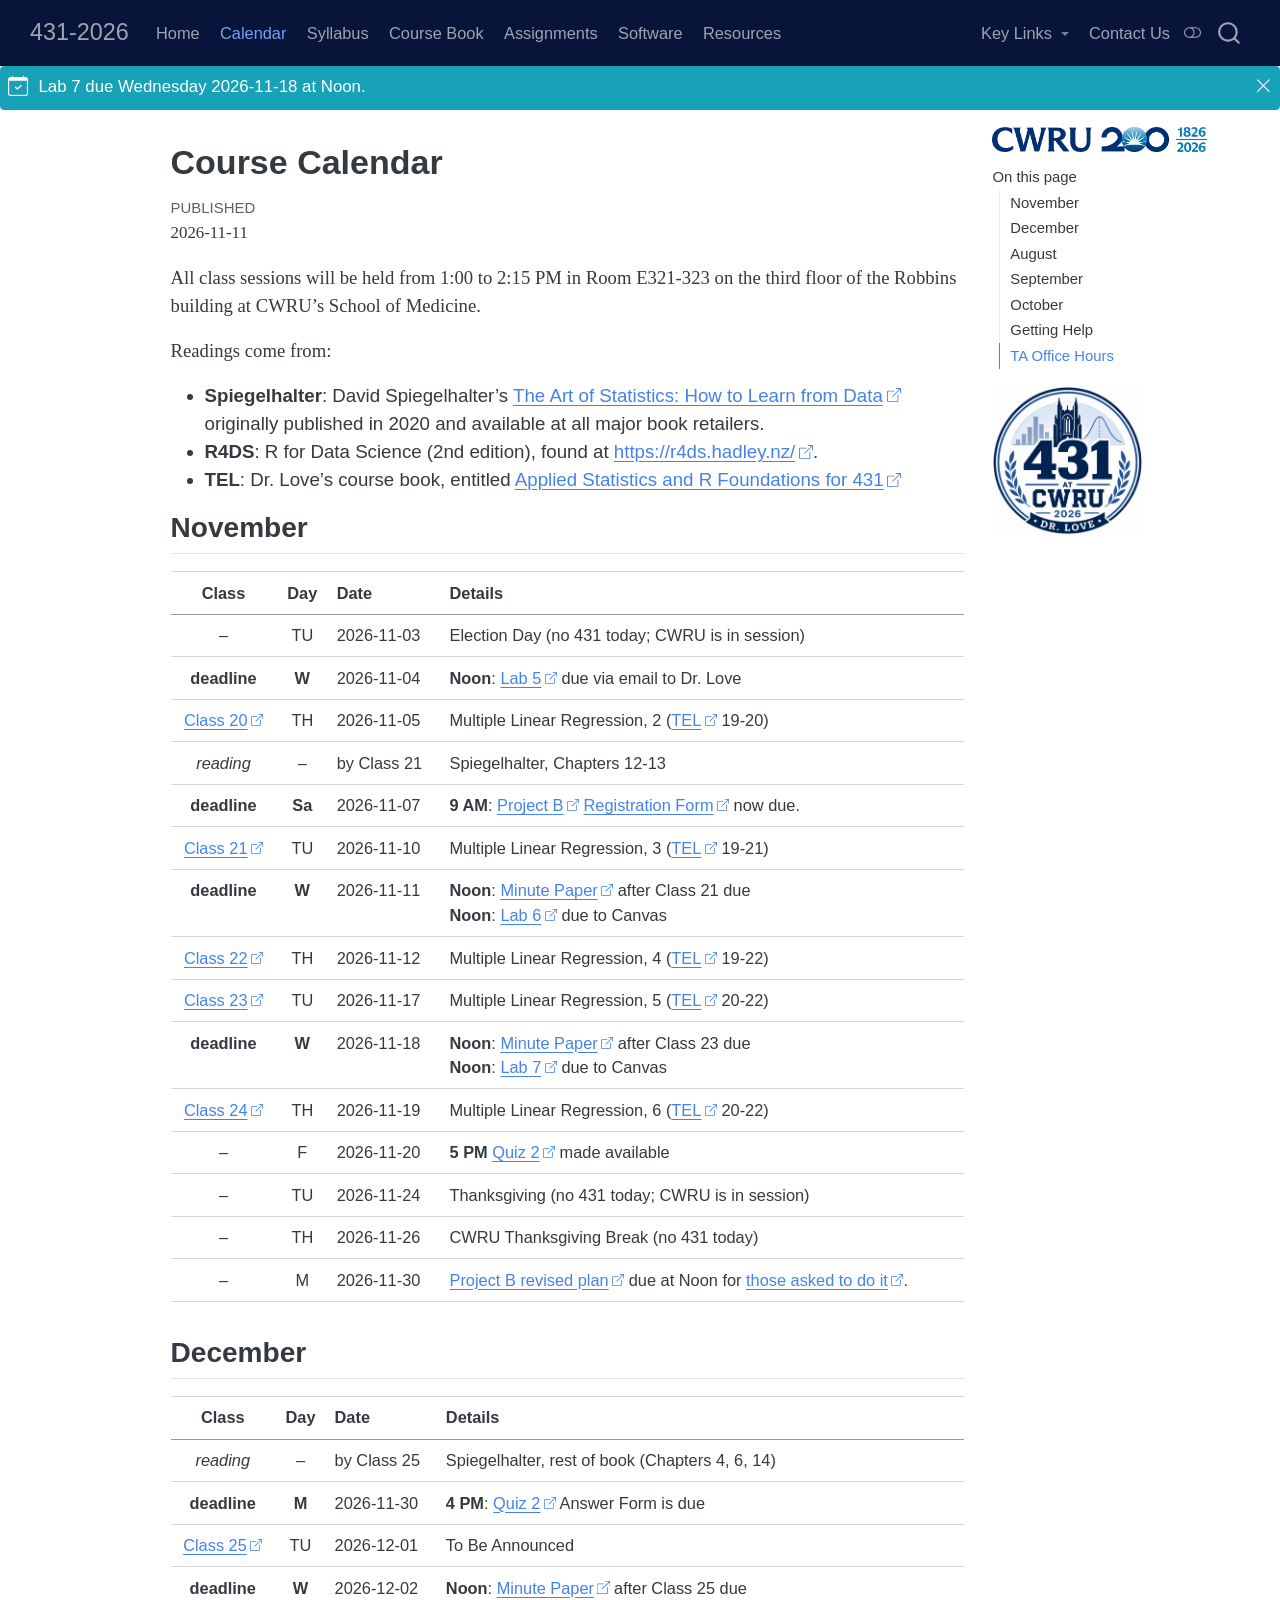
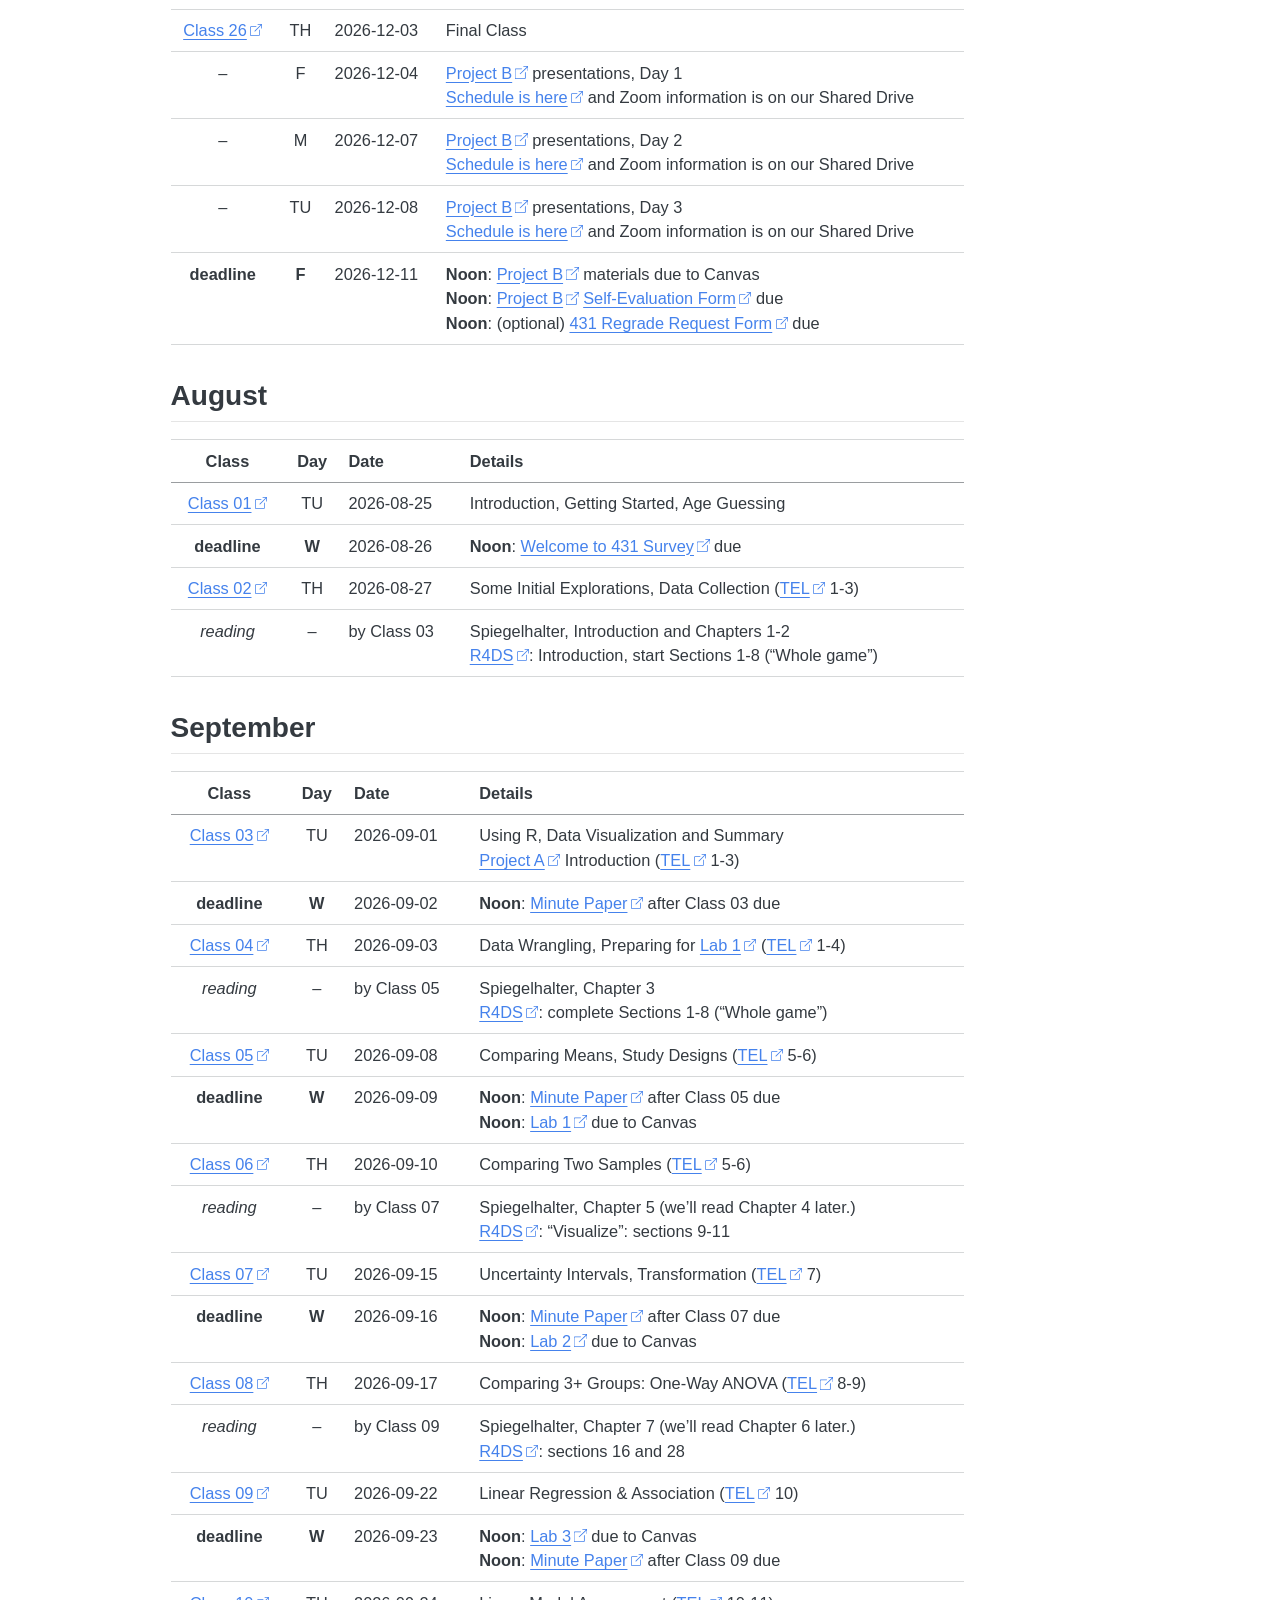
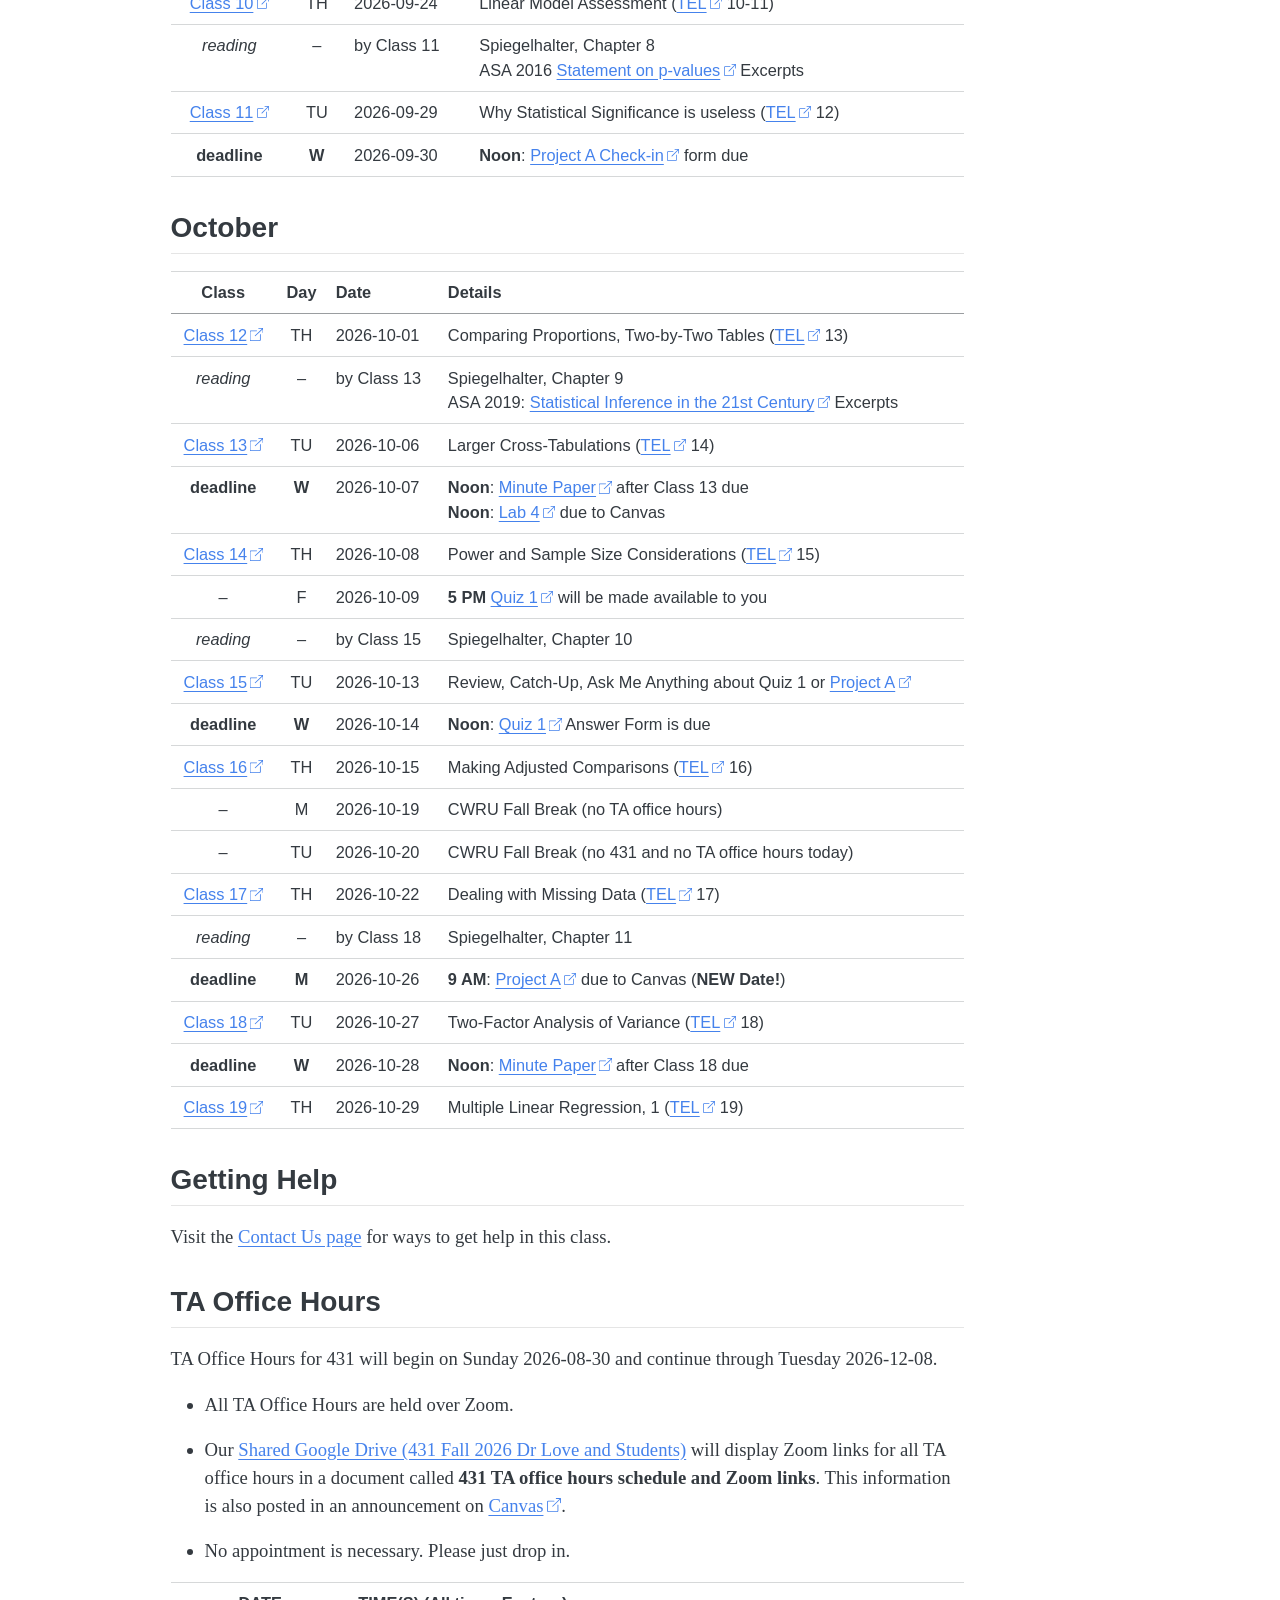
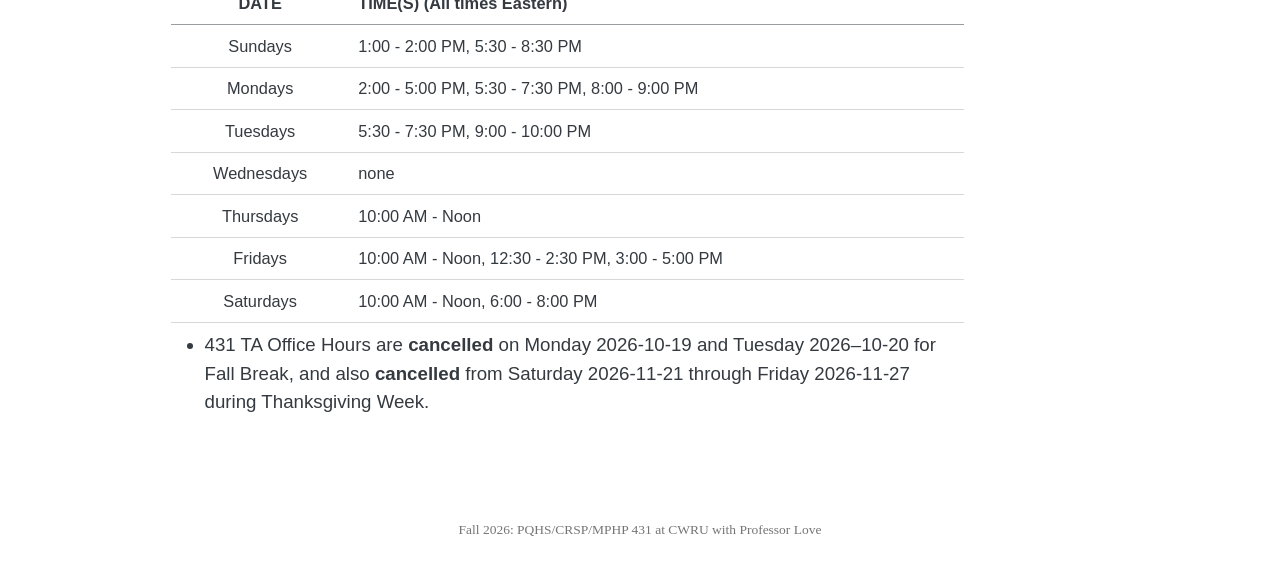
<file: docs/calendar.html>
<!DOCTYPE html>
<html xmlns="http://www.w3.org/1999/xhtml" lang="en" xml:lang="en"><head>

<meta charset="utf-8">
<meta name="generator" content="quarto-1.10.19">

<meta name="viewport" content="width=device-width, initial-scale=1.0, user-scalable=yes">

<meta name="dcterms.date" content="2026-11-11">

<title>Course Calendar – 431-2026</title>
<style>
/* Default styles provided by pandoc.
** See https://pandoc.org/MANUAL.html#variables-for-html for config info.
*/
span.smallcaps{font-variant: small-caps;}
div.columns{display: flex; gap: 1.5em;}
div.column{flex: auto;}
@media screen {
div.columns{gap: min(4vw, 1.5em);}
div.column{overflow-x: auto;}
}
div.hanging-indent{margin-left: 1.5em; text-indent: -1.5em;}
ul.task-list{list-style: none;}
ul.task-list li input[type="checkbox"] {
  width: 0.8em;
  margin: 0 0.8em 0.2em -1em; /* quarto-specific, see https://github.com/quarto-dev/quarto-cli/issues/4556 */ 
  vertical-align: middle;
}
</style>


<script src="site_libs/quarto-nav/quarto-nav.js"></script>
<script src="site_libs/quarto-nav/headroom.min.js"></script>
<script src="site_libs/clipboard/clipboard.min.js"></script>
<script src="site_libs/quarto-search/autocomplete.umd.js"></script>
<script src="site_libs/quarto-search/fuse.min.js"></script>
<script src="site_libs/quarto-search/quarto-search.js"></script>
<meta name="quarto:offset" content="./">
<script src="site_libs/quarto-html/quarto.js" type="module"></script>
<script src="site_libs/quarto-html/tabsets/tabsets.js" type="module"></script>
<script src="site_libs/quarto-html/popper.min.js"></script>
<script src="site_libs/quarto-html/tippy.umd.min.js"></script>
<script src="site_libs/quarto-html/anchor.min.js"></script>
<link href="site_libs/quarto-html/tippy.css" rel="stylesheet">
<link href="site_libs/quarto-html/quarto-syntax-highlighting-bf27225e3a48a9273f3daa8f8e829971.css" rel="stylesheet" class="quarto-color-scheme" id="quarto-text-highlighting-styles">
<link href="site_libs/quarto-html/quarto-syntax-highlighting-dark-b626d73c4c936ccc3cb08be7d45d1df6.css" rel="stylesheet" class="quarto-color-scheme quarto-color-alternate" id="quarto-text-highlighting-styles">
<link href="site_libs/quarto-html/quarto-syntax-highlighting-bf27225e3a48a9273f3daa8f8e829971.css" rel="stylesheet" class="quarto-color-scheme-extra" id="quarto-text-highlighting-styles">
<script src="site_libs/bootstrap/bootstrap.min.js"></script>
<link href="site_libs/bootstrap/bootstrap-icons.css" rel="stylesheet">
<link href="site_libs/bootstrap/bootstrap-81258d4e15bf9feab7965728bfed0ae7.min.css" rel="stylesheet" append-hash="true" class="quarto-color-scheme" id="quarto-bootstrap" data-mode="light">
<link href="site_libs/bootstrap/bootstrap-dark-3ed7c67c77e349a4fb12baedd5c13633.min.css" rel="stylesheet" append-hash="true" class="quarto-color-scheme quarto-color-alternate" id="quarto-bootstrap" data-mode="dark">
<link href="site_libs/bootstrap/bootstrap-81258d4e15bf9feab7965728bfed0ae7.min.css" rel="stylesheet" append-hash="true" class="quarto-color-scheme-extra" id="quarto-bootstrap" data-mode="light">
<script id="quarto-search-options" type="application/json">{
  "location": "navbar",
  "copy-button": false,
  "collapse-after": 3,
  "panel-placement": "end",
  "type": "overlay",
  "limit": 50,
  "keyboard-shortcut": [
    "f",
    "/",
    "s"
  ],
  "show-item-context": false,
  "language": {
    "search-no-results-text": "No results",
    "search-matching-documents-text": "matching documents",
    "search-copy-link-title": "Copy link to search",
    "search-hide-matches-text": "Hide additional matches",
    "search-more-match-text": "more match in this document",
    "search-more-matches-text": "more matches in this document",
    "search-clear-button-title": "Clear",
    "search-text-placeholder": "",
    "search-detached-cancel-button-title": "Cancel",
    "search-submit-button-title": "Submit",
    "search-label": "Search"
  }
}</script>


</head>

<body class="nav-fixed quarto-light"><script id="quarto-html-before-body" type="application/javascript">
    const toggleBodyColorMode = (bsSheetEl) => {
      const mode = bsSheetEl.getAttribute("data-mode");
      const bodyEl = window.document.querySelector("body");
      if (mode === "dark") {
        bodyEl.classList.add("quarto-dark");
        bodyEl.classList.remove("quarto-light");
      } else {
        bodyEl.classList.add("quarto-light");
        bodyEl.classList.remove("quarto-dark");
      }
    }
    const toggleBodyColorPrimary = () => {
      const bsSheetEl = window.document.querySelector("link#quarto-bootstrap:not([rel=disabled-stylesheet])");
      if (bsSheetEl) {
        toggleBodyColorMode(bsSheetEl);
      }
    }
    const setColorSchemeToggle = (alternate) => {
      const toggles = window.document.querySelectorAll('.quarto-color-scheme-toggle');
      for (let i=0; i < toggles.length; i++) {
        const toggle = toggles[i];
        if (toggle) {
          if (alternate) {
            toggle.classList.add("alternate");
          } else {
            toggle.classList.remove("alternate");
          }
        }
      }
    };
    const toggleColorMode = (alternate) => {
      // Switch the stylesheets
      const primaryStylesheets = window.document.querySelectorAll('link.quarto-color-scheme:not(.quarto-color-alternate)');
      const alternateStylesheets = window.document.querySelectorAll('link.quarto-color-scheme.quarto-color-alternate');
      manageTransitions('#quarto-margin-sidebar .nav-link', false);
      if (alternate) {
        // note: dark is layered on light, we don't disable primary!
        enableStylesheet(alternateStylesheets);
        for (const sheetNode of alternateStylesheets) {
          if (sheetNode.id === "quarto-bootstrap") {
            toggleBodyColorMode(sheetNode);
          }
        }
      } else {
        disableStylesheet(alternateStylesheets);
        enableStylesheet(primaryStylesheets)
        toggleBodyColorPrimary();
      }
      manageTransitions('#quarto-margin-sidebar .nav-link', true);
      // Switch the toggles
      setColorSchemeToggle(alternate)
      // Hack to workaround the fact that safari doesn't
      // properly recolor the scrollbar when toggling (#1455)
      if (navigator.userAgent.indexOf('Safari') > 0 && navigator.userAgent.indexOf('Chrome') == -1) {
        manageTransitions("body", false);
        window.scrollTo(0, 1);
        setTimeout(() => {
          window.scrollTo(0, 0);
          manageTransitions("body", true);
        }, 40);
      }
    }
    const disableStylesheet = (stylesheets) => {
      for (let i=0; i < stylesheets.length; i++) {
        const stylesheet = stylesheets[i];
        stylesheet.rel = 'disabled-stylesheet';
      }
    }
    const enableStylesheet = (stylesheets) => {
      for (let i=0; i < stylesheets.length; i++) {
        const stylesheet = stylesheets[i];
        if(stylesheet.rel !== 'stylesheet') { // for Chrome, which will still FOUC without this check
          stylesheet.rel = 'stylesheet';
        }
      }
    }
    const manageTransitions = (selector, allowTransitions) => {
      const els = window.document.querySelectorAll(selector);
      for (let i=0; i < els.length; i++) {
        const el = els[i];
        if (allowTransitions) {
          el.classList.remove('notransition');
        } else {
          el.classList.add('notransition');
        }
      }
    }
    const isFileUrl = () => {
      return window.location.protocol === 'file:';
    }
    const hasAlternateSentinel = () => {
      let styleSentinel = getColorSchemeSentinel();
      if (styleSentinel !== null) {
        return styleSentinel === "alternate";
      } else {
        return false;
      }
    }
    const setStyleSentinel = (alternate) => {
      const value = alternate ? "alternate" : "default";
      if (!isFileUrl()) {
        window.localStorage.setItem("quarto-color-scheme", value);
      } else {
        localAlternateSentinel = value;
      }
    }
    const getColorSchemeSentinel = () => {
      if (!isFileUrl()) {
        const storageValue = window.localStorage.getItem("quarto-color-scheme");
        return storageValue != null ? storageValue : localAlternateSentinel;
      } else {
        return localAlternateSentinel;
      }
    }
    const toggleGiscusIfUsed = (isAlternate, darkModeDefault) => {
      const baseTheme = document.querySelector('#giscus-base-theme')?.value ?? 'light';
      const alternateTheme = document.querySelector('#giscus-alt-theme')?.value ?? 'dark';
      let newTheme = '';
      if(authorPrefersDark) {
        newTheme = isAlternate ? baseTheme : alternateTheme;
      } else {
        newTheme = isAlternate ? alternateTheme : baseTheme;
      }
      const changeGiscusTheme = () => {
        // From: https://github.com/giscus/giscus/issues/336
        const sendMessage = (message) => {
          const iframe = document.querySelector('iframe.giscus-frame');
          if (!iframe) return;
          iframe.contentWindow.postMessage({ giscus: message }, 'https://giscus.app');
        }
        sendMessage({
          setConfig: {
            theme: newTheme
          }
        });
      }
      const isGiscussLoaded = window.document.querySelector('iframe.giscus-frame') !== null;
      if (isGiscussLoaded) {
        changeGiscusTheme();
      }
    };
    const authorPrefersDark = false;
    const darkModeDefault = authorPrefersDark;
      document.querySelector('link#quarto-text-highlighting-styles.quarto-color-scheme-extra').rel = 'disabled-stylesheet';
      document.querySelector('link#quarto-bootstrap.quarto-color-scheme-extra').rel = 'disabled-stylesheet';
    let localAlternateSentinel = darkModeDefault ? 'alternate' : 'default';
    // Dark / light mode switch
    window.quartoToggleColorScheme = () => {
      // Read the current dark / light value
      let toAlternate = !hasAlternateSentinel();
      toggleColorMode(toAlternate);
      setStyleSentinel(toAlternate);
      toggleGiscusIfUsed(toAlternate, darkModeDefault);
      window.dispatchEvent(new Event('resize'));
    };
    // Switch to dark mode if need be
    if (hasAlternateSentinel()) {
      toggleColorMode(true);
    } else {
      toggleColorMode(false);
    }
  </script>

<div id="quarto-search-results"></div>
  <header id="quarto-header" class="headroom fixed-top">
    <nav class="navbar navbar-expand-lg " data-bs-theme="dark">
      <div class="navbar-container container-fluid">
      <div class="navbar-brand-container mx-auto">
    <a class="navbar-brand" href="./index.html">
    <span class="navbar-title">431-2026</span>
    </a>
  </div>
            <div id="quarto-search" class="" title="Search"></div>
          <button class="navbar-toggler" type="button" data-bs-toggle="collapse" data-bs-target="#navbarCollapse" aria-controls="navbarCollapse" role="menu" aria-expanded="false" aria-label="Toggle navigation" onclick="if (window.quartoToggleHeadroom) { window.quartoToggleHeadroom(); }">
  <span class="navbar-toggler-icon"></span>
</button>
          <div class="collapse navbar-collapse" id="navbarCollapse">
            <ul class="navbar-nav navbar-nav-scroll me-auto">
  <li class="nav-item">
    <a class="nav-link" href="./index.html"> 
<span class="menu-text">Home</span></a>
  </li>  
  <li class="nav-item">
    <a class="nav-link active" href="./calendar.html" aria-current="page"> 
<span class="menu-text">Calendar</span></a>
  </li>  
  <li class="nav-item">
    <a class="nav-link" href="https://thomaselove.github.io/431-syllabus-2026/"> 
<span class="menu-text">Syllabus</span></a>
  </li>  
  <li class="nav-item">
    <a class="nav-link" href="https://thomaselove.github.io/431-book/"> 
<span class="menu-text">Course Book</span></a>
  </li>  
  <li class="nav-item">
    <a class="nav-link" href="./assignments.html"> 
<span class="menu-text">Assignments</span></a>
  </li>  
  <li class="nav-item">
    <a class="nav-link" href="./software.html"> 
<span class="menu-text">Software</span></a>
  </li>  
  <li class="nav-item">
    <a class="nav-link" href="./resources.html"> 
<span class="menu-text">Resources</span></a>
  </li>  
</ul>
            <ul class="navbar-nav navbar-nav-scroll ms-auto">
  <li class="nav-item dropdown ">
    <a class="nav-link dropdown-toggle" href="#" id="nav-menu-key-links" role="link" data-bs-toggle="dropdown" aria-expanded="false">
 <span class="menu-text">Key Links</span>
    </a>
    <ul class="dropdown-menu dropdown-menu-end" aria-labelledby="nav-menu-key-links">    
        <li>
    <a class="dropdown-item" href="https://github.com/THOMASELOVE/431-data">
 <span class="dropdown-text">431-Data page</span></a>
  </li>  
        <li>
    <a class="dropdown-item" href="https://github.com/THOMASELOVE/431-packages">
 <span class="dropdown-text">431 R packages</span></a>
  </li>  
        <li>
    <a class="dropdown-item" href="https://github.com/THOMASELOVE/431-minute-2026">
 <span class="dropdown-text">Minute Papers</span></a>
  </li>  
        <li>
    <a class="dropdown-item" href="https://github.com/THOMASELOVE/431-labs-2026">
 <span class="dropdown-text">Labs</span></a>
  </li>  
        <li>
    <a class="dropdown-item" href="https://thomaselove.github.io/431-projectA-2026/">
 <span class="dropdown-text">Project A</span></a>
  </li>  
        <li>
    <a class="dropdown-item" href="https://thomaselove.github.io/431-projectB-2026/">
 <span class="dropdown-text">Project B</span></a>
  </li>  
        <li>
    <a class="dropdown-item" href="https://github.com/THOMASELOVE/431-quiz-2026">
 <span class="dropdown-text">Quizzes</span></a>
  </li>  
        <li>
    <a class="dropdown-item" href="https://canvas.case.edu">
 <span class="dropdown-text">Canvas</span></a>
  </li>  
        <li>
    <a class="dropdown-item" href="./google.html">
 <span class="dropdown-text">Shared Google Drive</span></a>
  </li>  
    </ul>
  </li>
  <li class="nav-item">
    <a class="nav-link" href="./contact.html"> 
<span class="menu-text">Contact Us</span></a>
  </li>  
</ul>
          </div> <!-- /navcollapse -->
            <div class="quarto-navbar-tools">
  <a href="" class="quarto-color-scheme-toggle quarto-navigation-tool  px-1" onclick="window.quartoToggleColorScheme(); return false;" title="Toggle dark mode"><i class="bi"></i></a>
</div>
      </div> <!-- /container-fluid -->
    </nav>
  <div id="quarto-announcement" data-announcement-id="e660c96272421b62d78f840a32ec59d0" class="alert alert-info hidden"><i class="bi bi-calendar-check quarto-announcement-icon"></i><div class="quarto-announcement-content">
<p>Lab 7 due Wednesday 2026-11-18 at Noon.</p>
</div><i class="bi bi-x-lg quarto-announcement-action"></i></div>
</header>
<!-- content -->
<div id="quarto-content" class="quarto-container page-columns page-rows-contents page-layout-article page-navbar">
<!-- sidebar -->
<!-- margin-sidebar -->
    <div id="quarto-margin-sidebar" class="sidebar margin-sidebar"><div class="quarto-margin-header"><div class="margin-header-item">
<p><img src="./cwru_logo_200.png" class="img-fluid"></p>
</div></div>
        <nav id="TOC" role="doc-toc" class="toc-active">
    <h2 id="toc-title">On this page</h2>
   
  <ul>
  <li><a href="#november" id="toc-november" class="nav-link active" data-scroll-target="#november">November</a></li>
  <li><a href="#december" id="toc-december" class="nav-link" data-scroll-target="#december">December</a></li>
  <li><a href="#august" id="toc-august" class="nav-link" data-scroll-target="#august">August</a></li>
  <li><a href="#september" id="toc-september" class="nav-link" data-scroll-target="#september">September</a></li>
  <li><a href="#october" id="toc-october" class="nav-link" data-scroll-target="#october">October</a></li>
  <li><a href="#getting-help" id="toc-getting-help" class="nav-link" data-scroll-target="#getting-help">Getting Help</a></li>
  <li><a href="#ta-office-hours" id="toc-ta-office-hours" class="nav-link" data-scroll-target="#ta-office-hours">TA Office Hours</a></li>
  </ul>
</nav>
    <div class="quarto-margin-footer"><div class="margin-footer-item">
<p><img src="./431_logo_2026.png" class="img-fluid" style="width:70.0%"></p>
</div></div></div>
<!-- main -->
<main class="content" id="quarto-document-content">


<header id="title-block-header" class="quarto-title-block default">
<div class="quarto-title">
<h1 class="title">Course Calendar</h1>
</div>



<div class="quarto-title-meta">

    
    <div>
    <div class="quarto-title-meta-heading">Published</div>
    <div class="quarto-title-meta-contents">
      <p class="date">2026-11-11</p>
    </div>
  </div>
  
    
  </div>
  


</header>


<p>All class sessions will be held from 1:00 to 2:15 PM in Room E321-323 on the third floor of the Robbins building at CWRU’s School of Medicine.</p>
<p>Readings come from:</p>
<ul>
<li><strong>Spiegelhalter</strong>: David Spiegelhalter’s <a href="https://www.amazon.com/Art-Statistics-How-Learn-Data/dp/1541675703">The Art of Statistics: How to Learn from Data</a> originally published in 2020 and available at all major book retailers.</li>
<li><strong>R4DS</strong>: R for Data Science (2nd edition), found at <a href="https://r4ds.hadley.nz/" class="uri">https://r4ds.hadley.nz/</a>.</li>
<li><strong>TEL</strong>: Dr.&nbsp;Love’s course book, entitled <a href="https://thomaselove.github.io/431-book/">Applied Statistics and R Foundations for 431</a></li>
</ul>
<section id="november" class="level2">
<h2 class="anchored" data-anchor-id="november">November</h2>
<table class="caption-top table">
<thead>
<tr class="header">
<th style="text-align: center;">Class</th>
<th style="text-align: center;">Day</th>
<th>Date</th>
<th>Details</th>
</tr>
</thead>
<tbody>
<tr class="odd">
<td style="text-align: center;">–</td>
<td style="text-align: center;">TU</td>
<td>2026-11-03</td>
<td>Election Day (no 431 today; CWRU is in session)</td>
</tr>
<tr class="even">
<td style="text-align: center;"><strong>deadline</strong></td>
<td style="text-align: center;"><strong>W</strong></td>
<td>2026-11-04</td>
<td><strong>Noon</strong>: <a href="https://github.com/THOMASELOVE/431-labs-2026/tree/main/lab5">Lab 5</a> due via email to Dr.&nbsp;Love</td>
</tr>
<tr class="odd">
<td style="text-align: center;"><a href="https://github.com/THOMASELOVE/431-classes-2026/tree/main/class20">Class 20</a></td>
<td style="text-align: center;">TH</td>
<td>2026-11-05</td>
<td>Multiple Linear Regression, 2 (<a href="https://thomaselove.github.io/431-book/">TEL</a> 19-20)</td>
</tr>
<tr class="even">
<td style="text-align: center;"><em>reading</em></td>
<td style="text-align: center;">–</td>
<td>by Class 21</td>
<td>Spiegelhalter, Chapters 12-13</td>
</tr>
<tr class="odd">
<td style="text-align: center;"><strong>deadline</strong></td>
<td style="text-align: center;"><strong>Sa</strong></td>
<td>2026-11-07</td>
<td><strong>9 AM</strong>: <a href="https://thomaselove.github.io/431-projectB-2026/">Project B</a> <a href="https://thomaselove.github.io/431-projectB-2026/register.html">Registration Form</a> now due.</td>
</tr>
<tr class="even">
<td style="text-align: center;"><a href="https://github.com/THOMASELOVE/431-classes-2026/tree/main/class21">Class 21</a></td>
<td style="text-align: center;">TU</td>
<td>2026-11-10</td>
<td>Multiple Linear Regression, 3 (<a href="https://thomaselove.github.io/431-book/">TEL</a> 19-21)</td>
</tr>
<tr class="odd">
<td style="text-align: center;"><strong>deadline</strong></td>
<td style="text-align: center;"><strong>W</strong></td>
<td>2026-11-11</td>
<td><strong>Noon</strong>: <a href="https://github.com/THOMASELOVE/431-minute-2026">Minute Paper</a> after Class 21 due <br> <strong>Noon</strong>: <a href="https://github.com/THOMASELOVE/431-labs-2026/tree/main/lab6">Lab 6</a> due to Canvas</td>
</tr>
<tr class="even">
<td style="text-align: center;"><a href="https://github.com/THOMASELOVE/431-classes-2026/tree/main/class22">Class 22</a></td>
<td style="text-align: center;">TH</td>
<td>2026-11-12</td>
<td>Multiple Linear Regression, 4 (<a href="https://thomaselove.github.io/431-book/">TEL</a> 19-22)</td>
</tr>
<tr class="odd">
<td style="text-align: center;"><a href="https://github.com/THOMASELOVE/431-classes-2026/tree/main/class23">Class 23</a></td>
<td style="text-align: center;">TU</td>
<td>2026-11-17</td>
<td>Multiple Linear Regression, 5 (<a href="https://thomaselove.github.io/431-book/">TEL</a> 20-22)</td>
</tr>
<tr class="even">
<td style="text-align: center;"><strong>deadline</strong></td>
<td style="text-align: center;"><strong>W</strong></td>
<td>2026-11-18</td>
<td><strong>Noon</strong>: <a href="https://github.com/THOMASELOVE/431-minute-2026">Minute Paper</a> after Class 23 due <br> <strong>Noon</strong>: <a href="https://github.com/THOMASELOVE/431-labs-2026/tree/main/lab7">Lab 7</a> due to Canvas</td>
</tr>
<tr class="odd">
<td style="text-align: center;"><a href="https://github.com/THOMASELOVE/431-classes-2026/tree/main/class24">Class 24</a></td>
<td style="text-align: center;">TH</td>
<td>2026-11-19</td>
<td>Multiple Linear Regression, 6 (<a href="https://thomaselove.github.io/431-book/">TEL</a> 20-22)</td>
</tr>
<tr class="even">
<td style="text-align: center;">–</td>
<td style="text-align: center;">F</td>
<td>2026-11-20</td>
<td><strong>5 PM</strong> <a href="https://github.com/THOMASELOVE/431-quiz-2026">Quiz 2</a> made available</td>
</tr>
<tr class="odd">
<td style="text-align: center;">–</td>
<td style="text-align: center;">TU</td>
<td>2026-11-24</td>
<td>Thanksgiving (no 431 today; CWRU is in session)</td>
</tr>
<tr class="even">
<td style="text-align: center;">–</td>
<td style="text-align: center;">TH</td>
<td>2026-11-26</td>
<td>CWRU Thanksgiving Break (no 431 today)</td>
</tr>
<tr class="odd">
<td style="text-align: center;">–</td>
<td style="text-align: center;">M</td>
<td>2026-11-30</td>
<td><a href="https://tinyurl.com/431-2026-revised-projB-plan">Project B revised plan</a> due at Noon for <a href="https://github.com/THOMASELOVE/431-classes-2026/tree/main/projectB">those asked to do it</a>.</td>
</tr>
</tbody>
</table>
</section>
<section id="december" class="level2">
<h2 class="anchored" data-anchor-id="december">December</h2>
<table class="caption-top table">
<thead>
<tr class="header">
<th style="text-align: center;">Class</th>
<th style="text-align: center;">Day</th>
<th>Date</th>
<th>Details</th>
</tr>
</thead>
<tbody>
<tr class="odd">
<td style="text-align: center;"><em>reading</em></td>
<td style="text-align: center;">–</td>
<td>by Class 25</td>
<td>Spiegelhalter, rest of book (Chapters 4, 6, 14)</td>
</tr>
<tr class="even">
<td style="text-align: center;"><strong>deadline</strong></td>
<td style="text-align: center;"><strong>M</strong></td>
<td>2026-11-30</td>
<td><strong>4 PM</strong>: <a href="https://github.com/THOMASELOVE/431-quiz-2026">Quiz 2</a> Answer Form is due</td>
</tr>
<tr class="odd">
<td style="text-align: center;"><a href="https://github.com/THOMASELOVE/431-classes-2026/tree/main/class25">Class 25</a></td>
<td style="text-align: center;">TU</td>
<td>2026-12-01</td>
<td>To Be Announced</td>
</tr>
<tr class="even">
<td style="text-align: center;"><strong>deadline</strong></td>
<td style="text-align: center;"><strong>W</strong></td>
<td>2026-12-02</td>
<td><strong>Noon</strong>: <a href="https://github.com/THOMASELOVE/431-minute-2026">Minute Paper</a> after Class 25 due</td>
</tr>
<tr class="odd">
<td style="text-align: center;"><a href="https://github.com/THOMASELOVE/431-classes-2026/tree/main/class26">Class 26</a></td>
<td style="text-align: center;">TH</td>
<td>2026-12-03</td>
<td>Final Class</td>
</tr>
<tr class="even">
<td style="text-align: center;">–</td>
<td style="text-align: center;">F</td>
<td>2026-12-04</td>
<td><a href="https://thomaselove.github.io/431-projectB-2026/">Project B</a> presentations, Day 1 <br> <a href="https://github.com/THOMASELOVE/431-classes-2026/tree/main/projectB">Schedule is here</a> and Zoom information is on our Shared Drive</td>
</tr>
<tr class="odd">
<td style="text-align: center;">–</td>
<td style="text-align: center;">M</td>
<td>2026-12-07</td>
<td><a href="https://thomaselove.github.io/431-projectB-2026/">Project B</a> presentations, Day 2 <br> <a href="https://github.com/THOMASELOVE/431-classes-2026/tree/main/projectB">Schedule is here</a> and Zoom information is on our Shared Drive</td>
</tr>
<tr class="even">
<td style="text-align: center;">–</td>
<td style="text-align: center;">TU</td>
<td>2026-12-08</td>
<td><a href="https://thomaselove.github.io/431-projectB-2026/">Project B</a> presentations, Day 3 <br> <a href="https://github.com/THOMASELOVE/431-classes-2026/tree/main/projectB">Schedule is here</a> and Zoom information is on our Shared Drive</td>
</tr>
<tr class="odd">
<td style="text-align: center;"><strong>deadline</strong></td>
<td style="text-align: center;"><strong>F</strong></td>
<td>2026-12-11</td>
<td><strong>Noon</strong>: <a href="https://thomaselove.github.io/431-projectB-2026/">Project B</a> materials due to Canvas <br> <strong>Noon</strong>: <a href="https://thomaselove.github.io/431-projectB-2026/">Project B</a> <a href="https://thomaselove.github.io/431-projectB-2026/self_eval.html">Self-Evaluation Form</a> due <br> <strong>Noon</strong>: (optional) <a href="https://tinyurl.com/431-2026-regrade-request">431 Regrade Request Form</a> due</td>
</tr>
</tbody>
</table>
</section>
<section id="august" class="level2">
<h2 class="anchored" data-anchor-id="august">August</h2>
<table class="caption-top table">
<thead>
<tr class="header">
<th style="text-align: center;">Class</th>
<th style="text-align: center;">Day</th>
<th>Date</th>
<th>Details</th>
</tr>
</thead>
<tbody>
<tr class="odd">
<td style="text-align: center;"><a href="https://github.com/THOMASELOVE/431-classes-2026/tree/main/class01">Class 01</a></td>
<td style="text-align: center;">TU</td>
<td>2026-08-25</td>
<td>Introduction, Getting Started, Age Guessing</td>
</tr>
<tr class="even">
<td style="text-align: center;"><strong>deadline</strong></td>
<td style="text-align: center;"><strong>W</strong></td>
<td>2026-08-26</td>
<td><strong>Noon</strong>: <a href="https://tinyurl.com/431-2026-welcome">Welcome to 431 Survey</a> due</td>
</tr>
<tr class="odd">
<td style="text-align: center;"><a href="https://github.com/THOMASELOVE/431-classes-2026/tree/main/class02">Class 02</a></td>
<td style="text-align: center;">TH</td>
<td>2026-08-27</td>
<td>Some Initial Explorations, Data Collection (<a href="https://thomaselove.github.io/431-book/">TEL</a> 1-3)</td>
</tr>
<tr class="even">
<td style="text-align: center;"><em>reading</em></td>
<td style="text-align: center;">–</td>
<td>by Class 03</td>
<td>Spiegelhalter, Introduction and Chapters 1-2 <br> <a href="https://r4ds.hadley.nz/">R4DS</a>: Introduction, start Sections 1-8 (“Whole game”)</td>
</tr>
</tbody>
</table>
</section>
<section id="september" class="level2">
<h2 class="anchored" data-anchor-id="september">September</h2>
<table class="caption-top table">
<thead>
<tr class="header">
<th style="text-align: center;">Class</th>
<th style="text-align: center;">Day</th>
<th>Date</th>
<th>Details</th>
</tr>
</thead>
<tbody>
<tr class="odd">
<td style="text-align: center;"><a href="https://github.com/THOMASELOVE/431-classes-2026/tree/main/class03">Class 03</a></td>
<td style="text-align: center;">TU</td>
<td>2026-09-01</td>
<td>Using R, Data Visualization and Summary <br> <a href="https://thomaselove.github.io/431-projectA-2026/">Project A</a> Introduction (<a href="https://thomaselove.github.io/431-book/">TEL</a> 1-3)</td>
</tr>
<tr class="even">
<td style="text-align: center;"><strong>deadline</strong></td>
<td style="text-align: center;"><strong>W</strong></td>
<td>2026-09-02</td>
<td><strong>Noon</strong>: <a href="https://github.com/THOMASELOVE/431-minute-2026">Minute Paper</a> after Class 03 due</td>
</tr>
<tr class="odd">
<td style="text-align: center;"><a href="https://github.com/THOMASELOVE/431-classes-2026/tree/main/class04">Class 04</a></td>
<td style="text-align: center;">TH</td>
<td>2026-09-03</td>
<td>Data Wrangling, Preparing for <a href="https://github.com/THOMASELOVE/431-labs-2026/tree/main/lab1">Lab 1</a> (<a href="https://thomaselove.github.io/431-book/">TEL</a> 1-4)</td>
</tr>
<tr class="even">
<td style="text-align: center;"><em>reading</em></td>
<td style="text-align: center;">–</td>
<td>by Class 05</td>
<td>Spiegelhalter, Chapter 3 <br> <a href="https://r4ds.hadley.nz/">R4DS</a>: complete Sections 1-8 (“Whole game”)</td>
</tr>
<tr class="odd">
<td style="text-align: center;"><a href="https://github.com/THOMASELOVE/431-classes-2026/tree/main/class05">Class 05</a></td>
<td style="text-align: center;">TU</td>
<td>2026-09-08</td>
<td>Comparing Means, Study Designs (<a href="https://thomaselove.github.io/431-book/">TEL</a> 5-6)</td>
</tr>
<tr class="even">
<td style="text-align: center;"><strong>deadline</strong></td>
<td style="text-align: center;"><strong>W</strong></td>
<td>2026-09-09</td>
<td><strong>Noon</strong>: <a href="https://github.com/THOMASELOVE/431-minute-2026">Minute Paper</a> after Class 05 due <br> <strong>Noon</strong>: <a href="https://github.com/THOMASELOVE/431-labs-2026/tree/main/lab1">Lab 1</a> due to Canvas</td>
</tr>
<tr class="odd">
<td style="text-align: center;"><a href="https://github.com/THOMASELOVE/431-classes-2026/tree/main/class06">Class 06</a></td>
<td style="text-align: center;">TH</td>
<td>2026-09-10</td>
<td>Comparing Two Samples (<a href="https://thomaselove.github.io/431-book/">TEL</a> 5-6)</td>
</tr>
<tr class="even">
<td style="text-align: center;"><em>reading</em></td>
<td style="text-align: center;">–</td>
<td>by Class 07</td>
<td>Spiegelhalter, Chapter 5 (we’ll read Chapter 4 later.) <br> <a href="https://r4ds.hadley.nz/">R4DS</a>: “Visualize”: sections 9-11</td>
</tr>
<tr class="odd">
<td style="text-align: center;"><a href="https://github.com/THOMASELOVE/431-classes-2026/tree/main/class07">Class 07</a></td>
<td style="text-align: center;">TU</td>
<td>2026-09-15</td>
<td>Uncertainty Intervals, Transformation (<a href="https://thomaselove.github.io/431-book/">TEL</a> 7)</td>
</tr>
<tr class="even">
<td style="text-align: center;"><strong>deadline</strong></td>
<td style="text-align: center;"><strong>W</strong></td>
<td>2026-09-16</td>
<td><strong>Noon</strong>: <a href="https://github.com/THOMASELOVE/431-minute-2026">Minute Paper</a> after Class 07 due <br> <strong>Noon</strong>: <a href="https://github.com/THOMASELOVE/431-labs-2026/tree/main/lab2">Lab 2</a> due to Canvas</td>
</tr>
<tr class="odd">
<td style="text-align: center;"><a href="https://github.com/THOMASELOVE/431-classes-2026/tree/main/class08">Class 08</a></td>
<td style="text-align: center;">TH</td>
<td>2026-09-17</td>
<td>Comparing 3+ Groups: One-Way ANOVA (<a href="https://thomaselove.github.io/431-book/">TEL</a> 8-9)</td>
</tr>
<tr class="even">
<td style="text-align: center;"><em>reading</em></td>
<td style="text-align: center;">–</td>
<td>by Class 09</td>
<td>Spiegelhalter, Chapter 7 (we’ll read Chapter 6 later.) <br> <a href="https://r4ds.hadley.nz/">R4DS</a>: sections 16 and 28</td>
</tr>
<tr class="odd">
<td style="text-align: center;"><a href="https://github.com/THOMASELOVE/431-classes-2026/tree/main/class09">Class 09</a></td>
<td style="text-align: center;">TU</td>
<td>2026-09-22</td>
<td>Linear Regression &amp; Association (<a href="https://thomaselove.github.io/431-book/">TEL</a> 10)</td>
</tr>
<tr class="even">
<td style="text-align: center;"><strong>deadline</strong></td>
<td style="text-align: center;"><strong>W</strong></td>
<td>2026-09-23</td>
<td><strong>Noon</strong>: <a href="https://github.com/THOMASELOVE/431-labs-2026/tree/main/lab3">Lab 3</a> due to Canvas <br> <strong>Noon</strong>: <a href="https://github.com/THOMASELOVE/431-minute-2026">Minute Paper</a> after Class 09 due</td>
</tr>
<tr class="odd">
<td style="text-align: center;"><a href="https://github.com/THOMASELOVE/431-classes-2026/tree/main/class10">Class 10</a></td>
<td style="text-align: center;">TH</td>
<td>2026-09-24</td>
<td>Linear Model Assessment (<a href="https://thomaselove.github.io/431-book/">TEL</a> 10-11)</td>
</tr>
<tr class="even">
<td style="text-align: center;"><em>reading</em></td>
<td style="text-align: center;">–</td>
<td>by Class 11</td>
<td>Spiegelhalter, Chapter 8 <br> ASA 2016 <a href="https://amstat.tandfonline.com/doi/full/10.1080/00031305.2016.1154108">Statement on p-values</a> Excerpts</td>
</tr>
<tr class="odd">
<td style="text-align: center;"><a href="https://github.com/THOMASELOVE/431-classes-2026/tree/main/class11">Class 11</a></td>
<td style="text-align: center;">TU</td>
<td>2026-09-29</td>
<td>Why Statistical Significance is useless (<a href="https://thomaselove.github.io/431-book/">TEL</a> 12)</td>
</tr>
<tr class="even">
<td style="text-align: center;"><strong>deadline</strong></td>
<td style="text-align: center;"><strong>W</strong></td>
<td>2026-09-30</td>
<td><strong>Noon</strong>: <a href="https://tinyurl.com/431-2026-projectA-checkin">Project A Check-in</a> form due</td>
</tr>
</tbody>
</table>
</section>
<section id="october" class="level2">
<h2 class="anchored" data-anchor-id="october">October</h2>
<table class="caption-top table">
<thead>
<tr class="header">
<th style="text-align: center;">Class</th>
<th style="text-align: center;">Day</th>
<th>Date</th>
<th>Details</th>
</tr>
</thead>
<tbody>
<tr class="odd">
<td style="text-align: center;"><a href="https://github.com/THOMASELOVE/431-classes-2026/tree/main/class12">Class 12</a></td>
<td style="text-align: center;">TH</td>
<td>2026-10-01</td>
<td>Comparing Proportions, Two-by-Two Tables (<a href="https://thomaselove.github.io/431-book/">TEL</a> 13)</td>
</tr>
<tr class="even">
<td style="text-align: center;"><em>reading</em></td>
<td style="text-align: center;">–</td>
<td>by Class 13</td>
<td>Spiegelhalter, Chapter 9 <br> ASA 2019: <a href="https://amstat.tandfonline.com/toc/utas20/73/sup1">Statistical Inference in the 21st Century</a> Excerpts</td>
</tr>
<tr class="odd">
<td style="text-align: center;"><a href="https://github.com/THOMASELOVE/431-classes-2026/tree/main/class13">Class 13</a></td>
<td style="text-align: center;">TU</td>
<td>2026-10-06</td>
<td>Larger Cross-Tabulations (<a href="https://thomaselove.github.io/431-book/">TEL</a> 14)</td>
</tr>
<tr class="even">
<td style="text-align: center;"><strong>deadline</strong></td>
<td style="text-align: center;"><strong>W</strong></td>
<td>2026-10-07</td>
<td><strong>Noon</strong>: <a href="https://github.com/THOMASELOVE/431-minute-2026">Minute Paper</a> after Class 13 due <br> <strong>Noon</strong>: <a href="https://github.com/THOMASELOVE/431-labs-2026/tree/main/lab4">Lab 4</a> due to Canvas</td>
</tr>
<tr class="odd">
<td style="text-align: center;"><a href="https://github.com/THOMASELOVE/431-classes-2026/tree/main/class14">Class 14</a></td>
<td style="text-align: center;">TH</td>
<td>2026-10-08</td>
<td>Power and Sample Size Considerations (<a href="https://thomaselove.github.io/431-book/">TEL</a> 15)</td>
</tr>
<tr class="even">
<td style="text-align: center;">–</td>
<td style="text-align: center;">F</td>
<td>2026-10-09</td>
<td><strong>5 PM</strong> <a href="https://github.com/THOMASELOVE/431-quiz-2026">Quiz 1</a> will be made available to you</td>
</tr>
<tr class="odd">
<td style="text-align: center;"><em>reading</em></td>
<td style="text-align: center;">–</td>
<td>by Class 15</td>
<td>Spiegelhalter, Chapter 10</td>
</tr>
<tr class="even">
<td style="text-align: center;"><a href="https://github.com/THOMASELOVE/431-classes-2026/tree/main/class15">Class 15</a></td>
<td style="text-align: center;">TU</td>
<td>2026-10-13</td>
<td>Review, Catch-Up, Ask Me Anything about Quiz 1 or <a href="https://thomaselove.github.io/431-projectA-2026/">Project A</a></td>
</tr>
<tr class="odd">
<td style="text-align: center;"><strong>deadline</strong></td>
<td style="text-align: center;"><strong>W</strong></td>
<td>2026-10-14</td>
<td><strong>Noon</strong>: <a href="https://github.com/THOMASELOVE/431-quiz-2026">Quiz 1</a> Answer Form is due</td>
</tr>
<tr class="even">
<td style="text-align: center;"><a href="https://github.com/THOMASELOVE/431-classes-2026/tree/main/class16">Class 16</a></td>
<td style="text-align: center;">TH</td>
<td>2026-10-15</td>
<td>Making Adjusted Comparisons (<a href="https://thomaselove.github.io/431-book/">TEL</a> 16)</td>
</tr>
<tr class="odd">
<td style="text-align: center;">–</td>
<td style="text-align: center;">M</td>
<td>2026-10-19</td>
<td>CWRU Fall Break (no TA office hours)</td>
</tr>
<tr class="even">
<td style="text-align: center;">–</td>
<td style="text-align: center;">TU</td>
<td>2026-10-20</td>
<td>CWRU Fall Break (no 431 and no TA office hours today)</td>
</tr>
<tr class="odd">
<td style="text-align: center;"><a href="https://github.com/THOMASELOVE/431-classes-2026/tree/main/class17">Class 17</a></td>
<td style="text-align: center;">TH</td>
<td>2026-10-22</td>
<td>Dealing with Missing Data (<a href="https://thomaselove.github.io/431-book/">TEL</a> 17)</td>
</tr>
<tr class="even">
<td style="text-align: center;"><em>reading</em></td>
<td style="text-align: center;">–</td>
<td>by Class 18</td>
<td>Spiegelhalter, Chapter 11</td>
</tr>
<tr class="odd">
<td style="text-align: center;"><strong>deadline</strong></td>
<td style="text-align: center;"><strong>M</strong></td>
<td>2026-10-26</td>
<td><strong>9 AM</strong>: <a href="https://thomaselove.github.io/431-projectA-2026/">Project A</a> due to Canvas (<strong>NEW Date!</strong>)</td>
</tr>
<tr class="even">
<td style="text-align: center;"><a href="https://github.com/THOMASELOVE/431-classes-2026/tree/main/class18">Class 18</a></td>
<td style="text-align: center;">TU</td>
<td>2026-10-27</td>
<td>Two-Factor Analysis of Variance (<a href="https://thomaselove.github.io/431-book/">TEL</a> 18)</td>
</tr>
<tr class="odd">
<td style="text-align: center;"><strong>deadline</strong></td>
<td style="text-align: center;"><strong>W</strong></td>
<td>2026-10-28</td>
<td><strong>Noon</strong>: <a href="https://github.com/THOMASELOVE/431-minute-2026">Minute Paper</a> after Class 18 due</td>
</tr>
<tr class="even">
<td style="text-align: center;"><a href="https://github.com/THOMASELOVE/431-classes-2026/tree/main/class19">Class 19</a></td>
<td style="text-align: center;">TH</td>
<td>2026-10-29</td>
<td>Multiple Linear Regression, 1 (<a href="https://thomaselove.github.io/431-book/">TEL</a> 19)</td>
</tr>
</tbody>
</table>
</section>
<section id="getting-help" class="level2">
<h2 class="anchored" data-anchor-id="getting-help">Getting Help</h2>
<p>Visit the <a href="./contact.html">Contact Us page</a> for ways to get help in this class.</p>
</section>
<section id="ta-office-hours" class="level2">
<h2 class="anchored" data-anchor-id="ta-office-hours">TA Office Hours</h2>
<p>TA Office Hours for 431 will begin on Sunday 2026-08-30 and continue through Tuesday 2026-12-08.</p>
<ul>
<li><p>All TA Office Hours are held over Zoom.</p></li>
<li><p>Our <a href="./google.html">Shared Google Drive (431 Fall 2026 Dr Love and Students)</a> will display Zoom links for all TA office hours in a document called <strong>431 TA office hours schedule and Zoom links</strong>. This information is also posted in an announcement on <a href="https://canvas.case.edu/">Canvas</a>.</p></li>
<li><p>No appointment is necessary. Please just drop in.</p></li>
</ul>
<table class="caption-top table">
<thead>
<tr class="header">
<th style="text-align: center;">DATE</th>
<th style="text-align: left;">TIME(S) (All times Eastern)</th>
</tr>
</thead>
<tbody>
<tr class="odd">
<td style="text-align: center;">Sundays</td>
<td style="text-align: left;">1:00 - 2:00 PM, 5:30 - 8:30 PM</td>
</tr>
<tr class="even">
<td style="text-align: center;">Mondays</td>
<td style="text-align: left;">2:00 - 5:00 PM, 5:30 - 7:30 PM, 8:00 - 9:00 PM</td>
</tr>
<tr class="odd">
<td style="text-align: center;">Tuesdays</td>
<td style="text-align: left;">5:30 - 7:30 PM, 9:00 - 10:00 PM</td>
</tr>
<tr class="even">
<td style="text-align: center;">Wednesdays</td>
<td style="text-align: left;">none</td>
</tr>
<tr class="odd">
<td style="text-align: center;">Thursdays</td>
<td style="text-align: left;">10:00 AM - Noon</td>
</tr>
<tr class="even">
<td style="text-align: center;">Fridays</td>
<td style="text-align: left;">10:00 AM - Noon, 12:30 - 2:30 PM, 3:00 - 5:00 PM</td>
</tr>
<tr class="odd">
<td style="text-align: center;">Saturdays</td>
<td style="text-align: left;">10:00 AM - Noon, 6:00 - 8:00 PM</td>
</tr>
</tbody>
</table>
<ul>
<li>431 TA Office Hours are <strong>cancelled</strong> on Monday 2026-10-19 and Tuesday 2026–10-20 for Fall Break, and also <strong>cancelled</strong> from Saturday 2026-11-21 through Friday 2026-11-27 during Thanksgiving Week.</li>
</ul>


</section>

</main> <!-- /main -->
<script id="quarto-html-after-body" type="application/javascript">
  window.document.addEventListener("DOMContentLoaded", function (event) {
    // Ensure there is a toggle, if there isn't float one in the top right
    if (window.document.querySelector('.quarto-color-scheme-toggle') === null) {
      const a = window.document.createElement('a');
      a.classList.add('top-right');
      a.classList.add('quarto-color-scheme-toggle');
      a.href = "";
      a.onclick = function() { try { window.quartoToggleColorScheme(); } catch {} return false; };
      const i = window.document.createElement("i");
      i.classList.add('bi');
      a.appendChild(i);
      window.document.body.appendChild(a);
    }
    setColorSchemeToggle(hasAlternateSentinel())
    const icon = "";
    const anchorJS = new window.AnchorJS();
    anchorJS.options = {
      placement: 'right',
      icon: icon
    };
    anchorJS.add('.anchored');
    const isCodeAnnotation = (el) => {
      for (const clz of el.classList) {
        if (clz.startsWith('code-annotation-')) {                     
          return true;
        }
      }
      return false;
    }
    const onCopySuccess = function(e) {
      // button target
      const button = e.trigger;
      // don't keep focus
      button.blur();
      // flash "checked"
      button.classList.add('code-copy-button-checked');
      var currentTitle = button.getAttribute("title");
      button.setAttribute("title", "Copied!");
      let tooltip;
      if (window.bootstrap) {
        button.setAttribute("data-bs-toggle", "tooltip");
        button.setAttribute("data-bs-placement", "left");
        button.setAttribute("data-bs-title", "Copied!");
        tooltip = new bootstrap.Tooltip(button, 
          { trigger: "manual", 
            customClass: "code-copy-button-tooltip",
            offset: [0, -8]});
        tooltip.show();    
      }
      setTimeout(function() {
        if (tooltip) {
          tooltip.hide();
          button.removeAttribute("data-bs-title");
          button.removeAttribute("data-bs-toggle");
          button.removeAttribute("data-bs-placement");
        }
        button.setAttribute("title", currentTitle);
        button.classList.remove('code-copy-button-checked');
      }, 1000);
      // clear code selection
      e.clearSelection();
    }
    const getTextToCopy = function(trigger) {
      const outerScaffold = trigger.parentElement.cloneNode(true);
      const codeEl = outerScaffold.querySelector('code');
      for (const childEl of codeEl.children) {
        if (isCodeAnnotation(childEl)) {
          childEl.remove();
        }
      }
      return codeEl.innerText;
    }
    const clipboard = new window.ClipboardJS('.code-copy-button:not([data-in-quarto-modal])', {
      text: getTextToCopy
    });
    clipboard.on('success', onCopySuccess);
    if (window.document.getElementById('quarto-embedded-source-code-modal')) {
      const clipboardModal = new window.ClipboardJS('.code-copy-button[data-in-quarto-modal]', {
        text: getTextToCopy,
        container: window.document.getElementById('quarto-embedded-source-code-modal')
      });
      clipboardModal.on('success', onCopySuccess);
    }
      var localhostRegex = new RegExp(/^(?:http|https):\/\/localhost\:?[0-9]*\//);
      var mailtoRegex = new RegExp(/^mailto:/);
        var filterRegex = new RegExp('/' + window.location.host + '/');
      var isInternal = (href) => {
          return filterRegex.test(href) || localhostRegex.test(href) || mailtoRegex.test(href);
      }
      // Inspect non-navigation links and adorn them if external
     var links = window.document.querySelectorAll('a[href]:not(.nav-link):not(.navbar-brand):not(.toc-action):not(.sidebar-link):not(.sidebar-item-toggle):not(.pagination-link):not(.no-external):not([aria-hidden]):not(.dropdown-item):not(.quarto-navigation-tool):not(.about-link)');
      for (var i=0; i<links.length; i++) {
        const link = links[i];
        if (!isInternal(link.href)) {
          // undo the damage that might have been done by quarto-nav.js in the case of
          // links that we want to consider external
          if (link.dataset.originalHref !== undefined) {
            link.href = link.dataset.originalHref;
          }
            // target, if specified
            link.setAttribute("target", "_blank");
            if (link.getAttribute("rel") === null) {
              link.setAttribute("rel", "noopener");
            }
            // default icon
            link.classList.add("external");
        }
      }
    function tippyHover(el, contentFn, onTriggerFn, onUntriggerFn) {
      const config = {
        allowHTML: true,
        maxWidth: 500,
        delay: 100,
        arrow: false,
        appendTo: function(el) {
            return el.parentElement;
        },
        interactive: true,
        interactiveBorder: 10,
        theme: 'quarto',
        placement: 'bottom-start',
      };
      if (contentFn) {
        config.content = contentFn;
      }
      if (onTriggerFn) {
        config.onTrigger = onTriggerFn;
      }
      if (onUntriggerFn) {
        config.onUntrigger = onUntriggerFn;
      }
      window.tippy(el, config); 
    }
    const noterefs = window.document.querySelectorAll('a[role="doc-noteref"]');
    for (var i=0; i<noterefs.length; i++) {
      const ref = noterefs[i];
      tippyHover(ref, function() {
        // use id or data attribute instead here
        let href = ref.getAttribute('data-footnote-href') || ref.getAttribute('href');
        try { href = new URL(href).hash; } catch {}
        const id = href.replace(/^#\/?/, "");
        const note = window.document.getElementById(id);
        if (note) {
          return note.innerHTML;
        } else {
          return "";
        }
      });
    }
    const xrefs = window.document.querySelectorAll('a.quarto-xref');
    const processXRef = (id, note) => {
      // Strip column container classes
      const stripColumnClz = (el) => {
        el.classList.remove("page-full", "page-columns");
        if (el.children) {
          for (const child of el.children) {
            stripColumnClz(child);
          }
        }
      }
      stripColumnClz(note)
      if (id === null || id.startsWith('sec-')) {
        // Special case sections, only their first couple elements
        const container = document.createElement("div");
        if (note.children && note.children.length > 2) {
          container.appendChild(note.children[0].cloneNode(true));
          for (let i = 1; i < note.children.length; i++) {
            const child = note.children[i];
            if (child.tagName === "P" && child.innerText === "") {
              continue;
            } else {
              container.appendChild(child.cloneNode(true));
              break;
            }
          }
          if (window.Quarto?.typesetMath) {
            window.Quarto.typesetMath(container);
          }
          return container.innerHTML
        } else {
          if (window.Quarto?.typesetMath) {
            window.Quarto.typesetMath(note);
          }
          return note.innerHTML;
        }
      } else {
        // Remove any anchor links if they are present
        const anchorLink = note.querySelector('a.anchorjs-link');
        if (anchorLink) {
          anchorLink.remove();
        }
        if (window.Quarto?.typesetMath) {
          window.Quarto.typesetMath(note);
        }
        if (note.classList.contains("callout")) {
          return note.outerHTML;
        } else {
          return note.innerHTML;
        }
      }
    }
    for (var i=0; i<xrefs.length; i++) {
      const xref = xrefs[i];
      tippyHover(xref, undefined, function(instance) {
        instance.disable();
        let url = xref.getAttribute('href');
        let hash = undefined; 
        if (url.startsWith('#')) {
          hash = url;
        } else {
          try { hash = new URL(url).hash; } catch {}
        }
        if (hash) {
          const id = hash.replace(/^#\/?/, "");
          const note = window.document.getElementById(id);
          if (note !== null) {
            try {
              const html = processXRef(id, note.cloneNode(true));
              instance.setContent(html);
            } finally {
              instance.enable();
              instance.show();
            }
          } else {
            // See if we can fetch this
            fetch(url.split('#')[0])
            .then(res => res.text())
            .then(html => {
              const parser = new DOMParser();
              const htmlDoc = parser.parseFromString(html, "text/html");
              const note = htmlDoc.getElementById(id);
              if (note !== null) {
                const html = processXRef(id, note);
                instance.setContent(html);
              } 
            }).finally(() => {
              instance.enable();
              instance.show();
            });
          }
        } else {
          // See if we can fetch a full url (with no hash to target)
          // This is a special case and we should probably do some content thinning / targeting
          fetch(url)
          .then(res => res.text())
          .then(html => {
            const parser = new DOMParser();
            const htmlDoc = parser.parseFromString(html, "text/html");
            const note = htmlDoc.querySelector('main.content');
            if (note !== null) {
              // This should only happen for chapter cross references
              // (since there is no id in the URL)
              // remove the first header
              if (note.children.length > 0 && note.children[0].tagName === "HEADER") {
                note.children[0].remove();
              }
              const html = processXRef(null, note);
              instance.setContent(html);
            } 
          }).finally(() => {
            instance.enable();
            instance.show();
          });
        }
      }, function(instance) {
      });
    }
        let selectedAnnoteEl;
        const selectorForAnnotation = ( cell, annotation) => {
          let cellAttr = 'data-code-cell="' + cell + '"';
          let lineAttr = 'data-code-annotation="' +  annotation + '"';
          const selector = 'span[' + cellAttr + '][' + lineAttr + ']';
          return selector;
        }
        const selectCodeLines = (annoteEl) => {
          const doc = window.document;
          const targetCell = annoteEl.getAttribute("data-target-cell");
          const targetAnnotation = annoteEl.getAttribute("data-target-annotation");
          const annoteSpan = window.document.querySelector(selectorForAnnotation(targetCell, targetAnnotation));
          const lines = annoteSpan.getAttribute("data-code-lines").split(",");
          const lineIds = lines.map((line) => {
            return targetCell + "-" + line;
          })
          let top = null;
          let height = null;
          let parent = null;
          if (lineIds.length > 0) {
              //compute the position of the single el (top and bottom and make a div)
              const el = window.document.getElementById(lineIds[0]);
              top = el.offsetTop;
              height = el.offsetHeight;
              parent = el.parentElement.parentElement;
            if (lineIds.length > 1) {
              const lastEl = window.document.getElementById(lineIds[lineIds.length - 1]);
              const bottom = lastEl.offsetTop + lastEl.offsetHeight;
              height = bottom - top;
            }
            if (top !== null && height !== null && parent !== null) {
              // cook up a div (if necessary) and position it 
              let div = window.document.getElementById("code-annotation-line-highlight");
              if (div === null) {
                div = window.document.createElement("div");
                div.setAttribute("id", "code-annotation-line-highlight");
                div.style.position = 'absolute';
                parent.appendChild(div);
              }
              div.style.top = top - 2 + "px";
              div.style.height = height + 4 + "px";
              div.style.left = 0;
              let gutterDiv = window.document.getElementById("code-annotation-line-highlight-gutter");
              if (gutterDiv === null) {
                gutterDiv = window.document.createElement("div");
                gutterDiv.setAttribute("id", "code-annotation-line-highlight-gutter");
                gutterDiv.style.position = 'absolute';
                const codeCell = window.document.getElementById(targetCell);
                const gutter = codeCell.querySelector('.code-annotation-gutter');
                gutter.appendChild(gutterDiv);
              }
              gutterDiv.style.top = top - 2 + "px";
              gutterDiv.style.height = height + 4 + "px";
            }
            selectedAnnoteEl = annoteEl;
          }
        };
        const unselectCodeLines = () => {
          const elementsIds = ["code-annotation-line-highlight", "code-annotation-line-highlight-gutter"];
          elementsIds.forEach((elId) => {
            const div = window.document.getElementById(elId);
            if (div) {
              div.remove();
            }
          });
          selectedAnnoteEl = undefined;
        };
          // Handle positioning of the toggle
      window.addEventListener(
        "resize",
        throttle(() => {
          elRect = undefined;
          if (selectedAnnoteEl) {
            selectCodeLines(selectedAnnoteEl);
          }
        }, 10)
      );
      function throttle(fn, ms) {
      let throttle = false;
      let timer;
        return (...args) => {
          if(!throttle) { // first call gets through
              fn.apply(this, args);
              throttle = true;
          } else { // all the others get throttled
              if(timer) clearTimeout(timer); // cancel #2
              timer = setTimeout(() => {
                fn.apply(this, args);
                timer = throttle = false;
              }, ms);
          }
        };
      }
        // Attach click handler to the DT
        const annoteDls = window.document.querySelectorAll('dt[data-target-cell]');
        for (const annoteDlNode of annoteDls) {
          annoteDlNode.addEventListener('click', (event) => {
            const clickedEl = event.target;
            if (clickedEl !== selectedAnnoteEl) {
              unselectCodeLines();
              const activeEl = window.document.querySelector('dt[data-target-cell].code-annotation-active');
              if (activeEl) {
                activeEl.classList.remove('code-annotation-active');
              }
              selectCodeLines(clickedEl);
              clickedEl.classList.add('code-annotation-active');
            } else {
              // Unselect the line
              unselectCodeLines();
              clickedEl.classList.remove('code-annotation-active');
            }
          });
        }
    const findCites = (el) => {
      const parentEl = el.parentElement;
      if (parentEl) {
        const cites = parentEl.dataset.cites;
        if (cites) {
          return {
            el,
            cites: cites.split(' ')
          };
        } else {
          return findCites(el.parentElement)
        }
      } else {
        return undefined;
      }
    };
    var bibliorefs = window.document.querySelectorAll('a[role="doc-biblioref"]');
    for (var i=0; i<bibliorefs.length; i++) {
      const ref = bibliorefs[i];
      const citeInfo = findCites(ref);
      if (citeInfo) {
        tippyHover(citeInfo.el, function() {
          var popup = window.document.createElement('div');
          citeInfo.cites.forEach(function(cite) {
            var citeDiv = window.document.createElement('div');
            citeDiv.classList.add('hanging-indent');
            citeDiv.classList.add('csl-entry');
            var biblioDiv = window.document.getElementById('ref-' + cite);
            if (biblioDiv) {
              citeDiv.innerHTML = biblioDiv.innerHTML;
            }
            popup.appendChild(citeDiv);
          });
          return popup.innerHTML;
        });
      }
    }
  });
  </script>
</div> <!-- /content -->
<footer class="footer">
  <div class="nav-footer">
    <div class="nav-footer-left">
      &nbsp;
    </div>   
    <div class="nav-footer-center">
<p>Fall 2026: PQHS/CRSP/MPHP 431 at CWRU with Professor Love</p>
</div>
    <div class="nav-footer-right">
      &nbsp;
    </div>
  </div>
</footer>




</body></html>
</file>
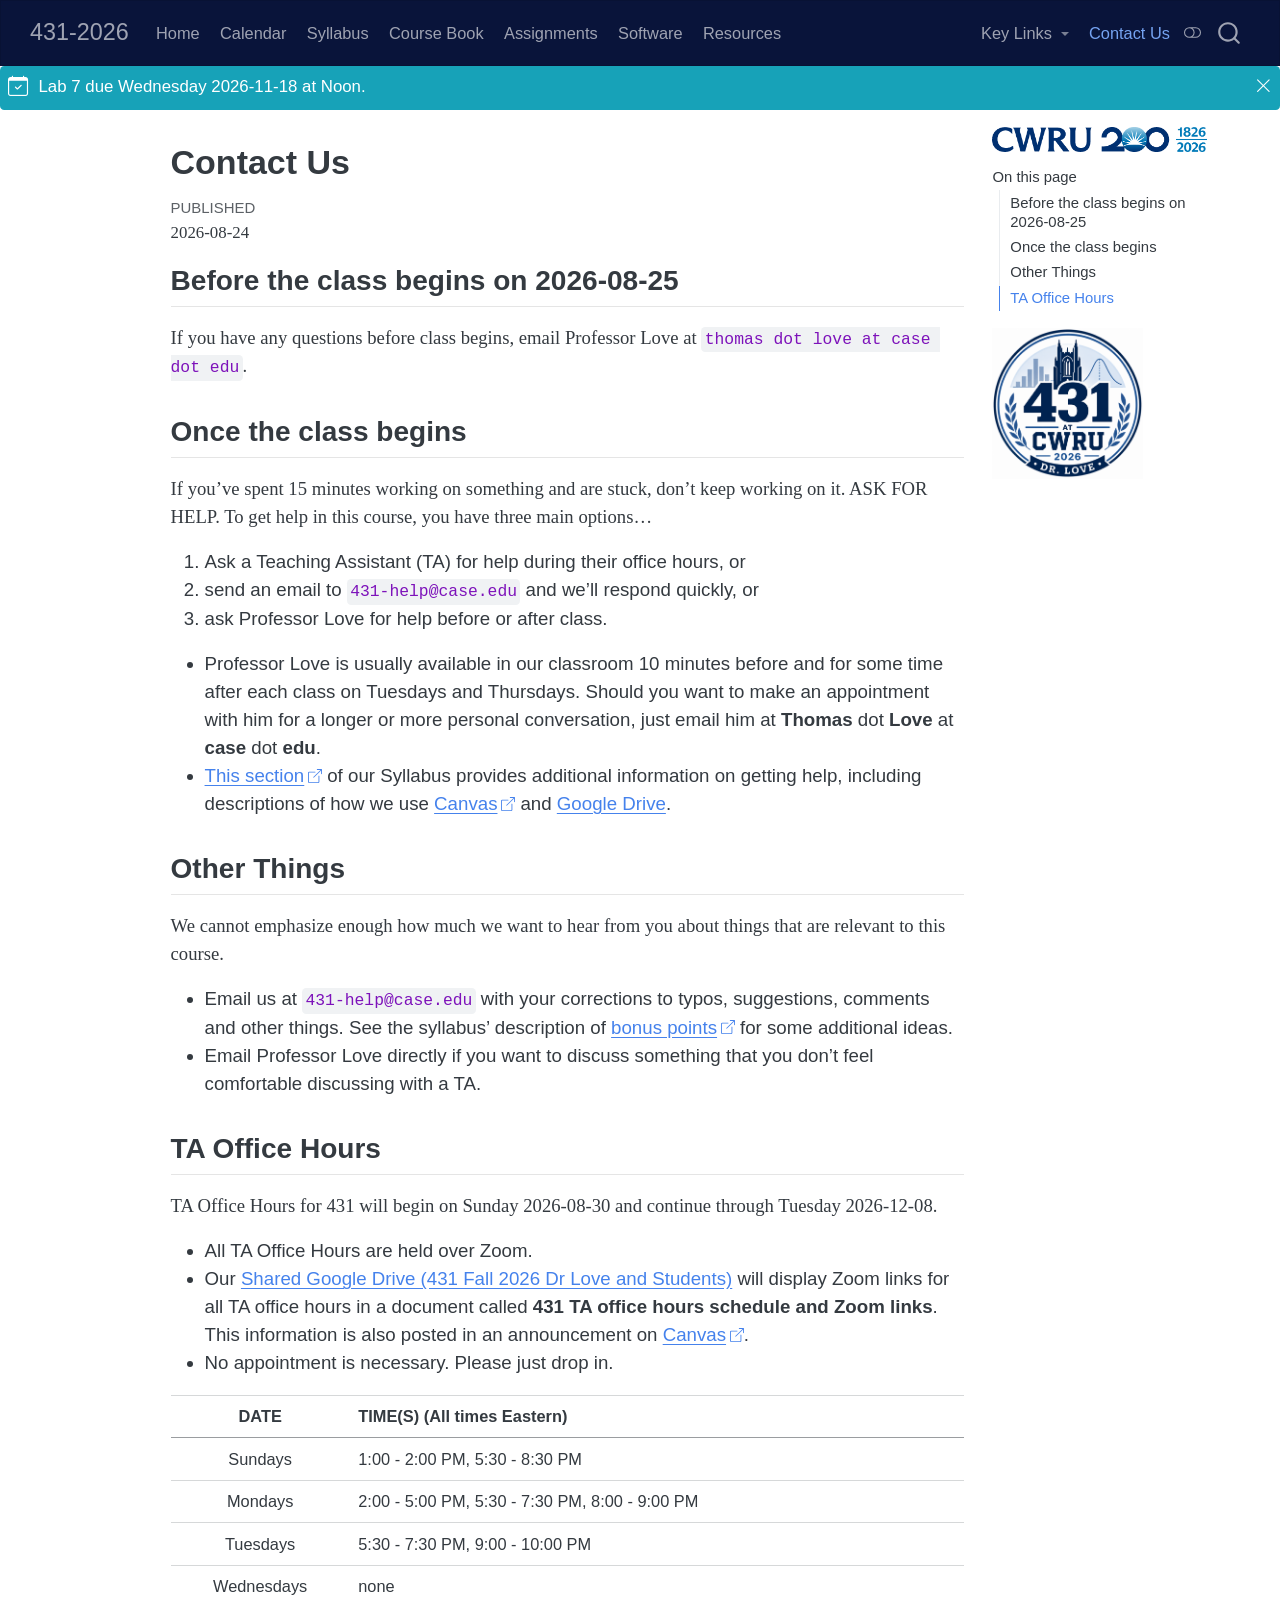
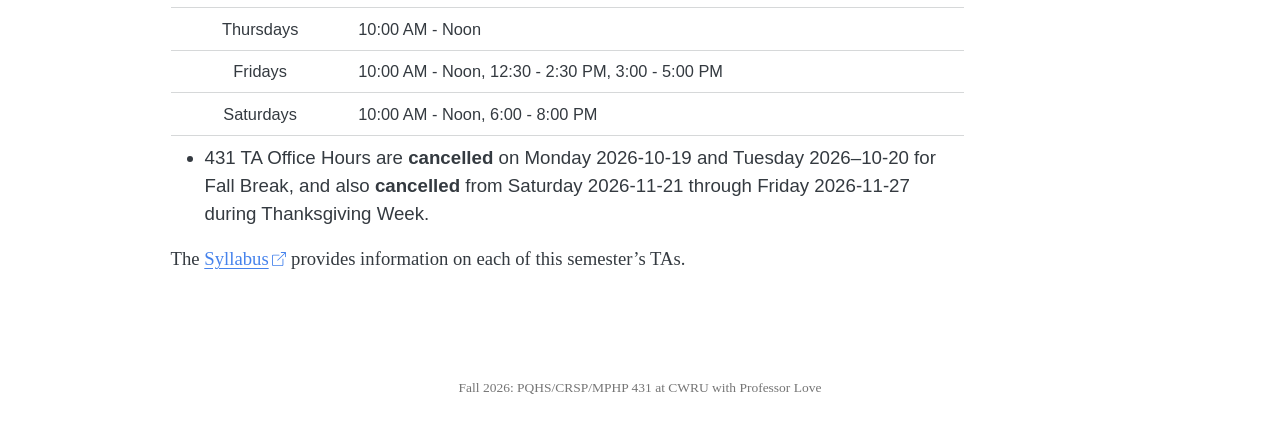
<file: docs/contact.html>
<!DOCTYPE html>
<html xmlns="http://www.w3.org/1999/xhtml" lang="en" xml:lang="en"><head>

<meta charset="utf-8">
<meta name="generator" content="quarto-1.10.19">

<meta name="viewport" content="width=device-width, initial-scale=1.0, user-scalable=yes">

<meta name="dcterms.date" content="2026-08-24">

<title>Contact Us – 431-2026</title>
<style>
/* Default styles provided by pandoc.
** See https://pandoc.org/MANUAL.html#variables-for-html for config info.
*/
span.smallcaps{font-variant: small-caps;}
div.columns{display: flex; gap: 1.5em;}
div.column{flex: auto;}
@media screen {
div.columns{gap: min(4vw, 1.5em);}
div.column{overflow-x: auto;}
}
div.hanging-indent{margin-left: 1.5em; text-indent: -1.5em;}
ul.task-list{list-style: none;}
ul.task-list li input[type="checkbox"] {
  width: 0.8em;
  margin: 0 0.8em 0.2em -1em; /* quarto-specific, see https://github.com/quarto-dev/quarto-cli/issues/4556 */ 
  vertical-align: middle;
}
</style>


<script src="site_libs/quarto-nav/quarto-nav.js"></script>
<script src="site_libs/quarto-nav/headroom.min.js"></script>
<script src="site_libs/clipboard/clipboard.min.js"></script>
<script src="site_libs/quarto-search/autocomplete.umd.js"></script>
<script src="site_libs/quarto-search/fuse.min.js"></script>
<script src="site_libs/quarto-search/quarto-search.js"></script>
<meta name="quarto:offset" content="./">
<script src="site_libs/quarto-html/quarto.js" type="module"></script>
<script src="site_libs/quarto-html/tabsets/tabsets.js" type="module"></script>
<script src="site_libs/quarto-html/popper.min.js"></script>
<script src="site_libs/quarto-html/tippy.umd.min.js"></script>
<script src="site_libs/quarto-html/anchor.min.js"></script>
<link href="site_libs/quarto-html/tippy.css" rel="stylesheet">
<link href="site_libs/quarto-html/quarto-syntax-highlighting-bf27225e3a48a9273f3daa8f8e829971.css" rel="stylesheet" class="quarto-color-scheme" id="quarto-text-highlighting-styles">
<link href="site_libs/quarto-html/quarto-syntax-highlighting-dark-b626d73c4c936ccc3cb08be7d45d1df6.css" rel="stylesheet" class="quarto-color-scheme quarto-color-alternate" id="quarto-text-highlighting-styles">
<link href="site_libs/quarto-html/quarto-syntax-highlighting-bf27225e3a48a9273f3daa8f8e829971.css" rel="stylesheet" class="quarto-color-scheme-extra" id="quarto-text-highlighting-styles">
<script src="site_libs/bootstrap/bootstrap.min.js"></script>
<link href="site_libs/bootstrap/bootstrap-icons.css" rel="stylesheet">
<link href="site_libs/bootstrap/bootstrap-81258d4e15bf9feab7965728bfed0ae7.min.css" rel="stylesheet" append-hash="true" class="quarto-color-scheme" id="quarto-bootstrap" data-mode="light">
<link href="site_libs/bootstrap/bootstrap-dark-3ed7c67c77e349a4fb12baedd5c13633.min.css" rel="stylesheet" append-hash="true" class="quarto-color-scheme quarto-color-alternate" id="quarto-bootstrap" data-mode="dark">
<link href="site_libs/bootstrap/bootstrap-81258d4e15bf9feab7965728bfed0ae7.min.css" rel="stylesheet" append-hash="true" class="quarto-color-scheme-extra" id="quarto-bootstrap" data-mode="light">
<script id="quarto-search-options" type="application/json">{
  "location": "navbar",
  "copy-button": false,
  "collapse-after": 3,
  "panel-placement": "end",
  "type": "overlay",
  "limit": 50,
  "keyboard-shortcut": [
    "f",
    "/",
    "s"
  ],
  "show-item-context": false,
  "language": {
    "search-no-results-text": "No results",
    "search-matching-documents-text": "matching documents",
    "search-copy-link-title": "Copy link to search",
    "search-hide-matches-text": "Hide additional matches",
    "search-more-match-text": "more match in this document",
    "search-more-matches-text": "more matches in this document",
    "search-clear-button-title": "Clear",
    "search-text-placeholder": "",
    "search-detached-cancel-button-title": "Cancel",
    "search-submit-button-title": "Submit",
    "search-label": "Search"
  }
}</script>


</head>

<body class="nav-fixed quarto-light"><script id="quarto-html-before-body" type="application/javascript">
    const toggleBodyColorMode = (bsSheetEl) => {
      const mode = bsSheetEl.getAttribute("data-mode");
      const bodyEl = window.document.querySelector("body");
      if (mode === "dark") {
        bodyEl.classList.add("quarto-dark");
        bodyEl.classList.remove("quarto-light");
      } else {
        bodyEl.classList.add("quarto-light");
        bodyEl.classList.remove("quarto-dark");
      }
    }
    const toggleBodyColorPrimary = () => {
      const bsSheetEl = window.document.querySelector("link#quarto-bootstrap:not([rel=disabled-stylesheet])");
      if (bsSheetEl) {
        toggleBodyColorMode(bsSheetEl);
      }
    }
    const setColorSchemeToggle = (alternate) => {
      const toggles = window.document.querySelectorAll('.quarto-color-scheme-toggle');
      for (let i=0; i < toggles.length; i++) {
        const toggle = toggles[i];
        if (toggle) {
          if (alternate) {
            toggle.classList.add("alternate");
          } else {
            toggle.classList.remove("alternate");
          }
        }
      }
    };
    const toggleColorMode = (alternate) => {
      // Switch the stylesheets
      const primaryStylesheets = window.document.querySelectorAll('link.quarto-color-scheme:not(.quarto-color-alternate)');
      const alternateStylesheets = window.document.querySelectorAll('link.quarto-color-scheme.quarto-color-alternate');
      manageTransitions('#quarto-margin-sidebar .nav-link', false);
      if (alternate) {
        // note: dark is layered on light, we don't disable primary!
        enableStylesheet(alternateStylesheets);
        for (const sheetNode of alternateStylesheets) {
          if (sheetNode.id === "quarto-bootstrap") {
            toggleBodyColorMode(sheetNode);
          }
        }
      } else {
        disableStylesheet(alternateStylesheets);
        enableStylesheet(primaryStylesheets)
        toggleBodyColorPrimary();
      }
      manageTransitions('#quarto-margin-sidebar .nav-link', true);
      // Switch the toggles
      setColorSchemeToggle(alternate)
      // Hack to workaround the fact that safari doesn't
      // properly recolor the scrollbar when toggling (#1455)
      if (navigator.userAgent.indexOf('Safari') > 0 && navigator.userAgent.indexOf('Chrome') == -1) {
        manageTransitions("body", false);
        window.scrollTo(0, 1);
        setTimeout(() => {
          window.scrollTo(0, 0);
          manageTransitions("body", true);
        }, 40);
      }
    }
    const disableStylesheet = (stylesheets) => {
      for (let i=0; i < stylesheets.length; i++) {
        const stylesheet = stylesheets[i];
        stylesheet.rel = 'disabled-stylesheet';
      }
    }
    const enableStylesheet = (stylesheets) => {
      for (let i=0; i < stylesheets.length; i++) {
        const stylesheet = stylesheets[i];
        if(stylesheet.rel !== 'stylesheet') { // for Chrome, which will still FOUC without this check
          stylesheet.rel = 'stylesheet';
        }
      }
    }
    const manageTransitions = (selector, allowTransitions) => {
      const els = window.document.querySelectorAll(selector);
      for (let i=0; i < els.length; i++) {
        const el = els[i];
        if (allowTransitions) {
          el.classList.remove('notransition');
        } else {
          el.classList.add('notransition');
        }
      }
    }
    const isFileUrl = () => {
      return window.location.protocol === 'file:';
    }
    const hasAlternateSentinel = () => {
      let styleSentinel = getColorSchemeSentinel();
      if (styleSentinel !== null) {
        return styleSentinel === "alternate";
      } else {
        return false;
      }
    }
    const setStyleSentinel = (alternate) => {
      const value = alternate ? "alternate" : "default";
      if (!isFileUrl()) {
        window.localStorage.setItem("quarto-color-scheme", value);
      } else {
        localAlternateSentinel = value;
      }
    }
    const getColorSchemeSentinel = () => {
      if (!isFileUrl()) {
        const storageValue = window.localStorage.getItem("quarto-color-scheme");
        return storageValue != null ? storageValue : localAlternateSentinel;
      } else {
        return localAlternateSentinel;
      }
    }
    const toggleGiscusIfUsed = (isAlternate, darkModeDefault) => {
      const baseTheme = document.querySelector('#giscus-base-theme')?.value ?? 'light';
      const alternateTheme = document.querySelector('#giscus-alt-theme')?.value ?? 'dark';
      let newTheme = '';
      if(authorPrefersDark) {
        newTheme = isAlternate ? baseTheme : alternateTheme;
      } else {
        newTheme = isAlternate ? alternateTheme : baseTheme;
      }
      const changeGiscusTheme = () => {
        // From: https://github.com/giscus/giscus/issues/336
        const sendMessage = (message) => {
          const iframe = document.querySelector('iframe.giscus-frame');
          if (!iframe) return;
          iframe.contentWindow.postMessage({ giscus: message }, 'https://giscus.app');
        }
        sendMessage({
          setConfig: {
            theme: newTheme
          }
        });
      }
      const isGiscussLoaded = window.document.querySelector('iframe.giscus-frame') !== null;
      if (isGiscussLoaded) {
        changeGiscusTheme();
      }
    };
    const authorPrefersDark = false;
    const darkModeDefault = authorPrefersDark;
      document.querySelector('link#quarto-text-highlighting-styles.quarto-color-scheme-extra').rel = 'disabled-stylesheet';
      document.querySelector('link#quarto-bootstrap.quarto-color-scheme-extra').rel = 'disabled-stylesheet';
    let localAlternateSentinel = darkModeDefault ? 'alternate' : 'default';
    // Dark / light mode switch
    window.quartoToggleColorScheme = () => {
      // Read the current dark / light value
      let toAlternate = !hasAlternateSentinel();
      toggleColorMode(toAlternate);
      setStyleSentinel(toAlternate);
      toggleGiscusIfUsed(toAlternate, darkModeDefault);
      window.dispatchEvent(new Event('resize'));
    };
    // Switch to dark mode if need be
    if (hasAlternateSentinel()) {
      toggleColorMode(true);
    } else {
      toggleColorMode(false);
    }
  </script>

<div id="quarto-search-results"></div>
  <header id="quarto-header" class="headroom fixed-top">
    <nav class="navbar navbar-expand-lg " data-bs-theme="dark">
      <div class="navbar-container container-fluid">
      <div class="navbar-brand-container mx-auto">
    <a class="navbar-brand" href="./index.html">
    <span class="navbar-title">431-2026</span>
    </a>
  </div>
            <div id="quarto-search" class="" title="Search"></div>
          <button class="navbar-toggler" type="button" data-bs-toggle="collapse" data-bs-target="#navbarCollapse" aria-controls="navbarCollapse" role="menu" aria-expanded="false" aria-label="Toggle navigation" onclick="if (window.quartoToggleHeadroom) { window.quartoToggleHeadroom(); }">
  <span class="navbar-toggler-icon"></span>
</button>
          <div class="collapse navbar-collapse" id="navbarCollapse">
            <ul class="navbar-nav navbar-nav-scroll me-auto">
  <li class="nav-item">
    <a class="nav-link" href="./index.html"> 
<span class="menu-text">Home</span></a>
  </li>  
  <li class="nav-item">
    <a class="nav-link" href="./calendar.html"> 
<span class="menu-text">Calendar</span></a>
  </li>  
  <li class="nav-item">
    <a class="nav-link" href="https://thomaselove.github.io/431-syllabus-2026/"> 
<span class="menu-text">Syllabus</span></a>
  </li>  
  <li class="nav-item">
    <a class="nav-link" href="https://thomaselove.github.io/431-book/"> 
<span class="menu-text">Course Book</span></a>
  </li>  
  <li class="nav-item">
    <a class="nav-link" href="./assignments.html"> 
<span class="menu-text">Assignments</span></a>
  </li>  
  <li class="nav-item">
    <a class="nav-link" href="./software.html"> 
<span class="menu-text">Software</span></a>
  </li>  
  <li class="nav-item">
    <a class="nav-link" href="./resources.html"> 
<span class="menu-text">Resources</span></a>
  </li>  
</ul>
            <ul class="navbar-nav navbar-nav-scroll ms-auto">
  <li class="nav-item dropdown ">
    <a class="nav-link dropdown-toggle" href="#" id="nav-menu-key-links" role="link" data-bs-toggle="dropdown" aria-expanded="false">
 <span class="menu-text">Key Links</span>
    </a>
    <ul class="dropdown-menu dropdown-menu-end" aria-labelledby="nav-menu-key-links">    
        <li>
    <a class="dropdown-item" href="https://github.com/THOMASELOVE/431-data">
 <span class="dropdown-text">431-Data page</span></a>
  </li>  
        <li>
    <a class="dropdown-item" href="https://github.com/THOMASELOVE/431-packages">
 <span class="dropdown-text">431 R packages</span></a>
  </li>  
        <li>
    <a class="dropdown-item" href="https://github.com/THOMASELOVE/431-minute-2026">
 <span class="dropdown-text">Minute Papers</span></a>
  </li>  
        <li>
    <a class="dropdown-item" href="https://github.com/THOMASELOVE/431-labs-2026">
 <span class="dropdown-text">Labs</span></a>
  </li>  
        <li>
    <a class="dropdown-item" href="https://thomaselove.github.io/431-projectA-2026/">
 <span class="dropdown-text">Project A</span></a>
  </li>  
        <li>
    <a class="dropdown-item" href="https://thomaselove.github.io/431-projectB-2026/">
 <span class="dropdown-text">Project B</span></a>
  </li>  
        <li>
    <a class="dropdown-item" href="https://github.com/THOMASELOVE/431-quiz-2026">
 <span class="dropdown-text">Quizzes</span></a>
  </li>  
        <li>
    <a class="dropdown-item" href="https://canvas.case.edu">
 <span class="dropdown-text">Canvas</span></a>
  </li>  
        <li>
    <a class="dropdown-item" href="./google.html">
 <span class="dropdown-text">Shared Google Drive</span></a>
  </li>  
    </ul>
  </li>
  <li class="nav-item">
    <a class="nav-link active" href="./contact.html" aria-current="page"> 
<span class="menu-text">Contact Us</span></a>
  </li>  
</ul>
          </div> <!-- /navcollapse -->
            <div class="quarto-navbar-tools">
  <a href="" class="quarto-color-scheme-toggle quarto-navigation-tool  px-1" onclick="window.quartoToggleColorScheme(); return false;" title="Toggle dark mode"><i class="bi"></i></a>
</div>
      </div> <!-- /container-fluid -->
    </nav>
  <div id="quarto-announcement" data-announcement-id="e660c96272421b62d78f840a32ec59d0" class="alert alert-info hidden"><i class="bi bi-calendar-check quarto-announcement-icon"></i><div class="quarto-announcement-content">
<p>Lab 7 due Wednesday 2026-11-18 at Noon.</p>
</div><i class="bi bi-x-lg quarto-announcement-action"></i></div>
</header>
<!-- content -->
<div id="quarto-content" class="quarto-container page-columns page-rows-contents page-layout-article page-navbar">
<!-- sidebar -->
<!-- margin-sidebar -->
    <div id="quarto-margin-sidebar" class="sidebar margin-sidebar"><div class="quarto-margin-header"><div class="margin-header-item">
<p><img src="./cwru_logo_200.png" class="img-fluid"></p>
</div></div>
        <nav id="TOC" role="doc-toc" class="toc-active">
    <h2 id="toc-title">On this page</h2>
   
  <ul>
  <li><a href="#before-the-class-begins-on-2026-08-25" id="toc-before-the-class-begins-on-2026-08-25" class="nav-link active" data-scroll-target="#before-the-class-begins-on-2026-08-25">Before the class begins on 2026-08-25</a></li>
  <li><a href="#once-the-class-begins" id="toc-once-the-class-begins" class="nav-link" data-scroll-target="#once-the-class-begins">Once the class begins</a></li>
  <li><a href="#other-things" id="toc-other-things" class="nav-link" data-scroll-target="#other-things">Other Things</a></li>
  <li><a href="#ta-office-hours" id="toc-ta-office-hours" class="nav-link" data-scroll-target="#ta-office-hours">TA Office Hours</a></li>
  </ul>
</nav>
    <div class="quarto-margin-footer"><div class="margin-footer-item">
<p><img src="./431_logo_2026.png" class="img-fluid" style="width:70.0%"></p>
</div></div></div>
<!-- main -->
<main class="content" id="quarto-document-content">


<header id="title-block-header" class="quarto-title-block default">
<div class="quarto-title">
<h1 class="title">Contact Us</h1>
</div>



<div class="quarto-title-meta">

    
    <div>
    <div class="quarto-title-meta-heading">Published</div>
    <div class="quarto-title-meta-contents">
      <p class="date">2026-08-24</p>
    </div>
  </div>
  
    
  </div>
  


</header>


<section id="before-the-class-begins-on-2026-08-25" class="level2">
<h2 class="anchored" data-anchor-id="before-the-class-begins-on-2026-08-25">Before the class begins on 2026-08-25</h2>
<p>If you have any questions before class begins, email Professor Love at <code>thomas dot love at case dot edu</code>.</p>
</section>
<section id="once-the-class-begins" class="level2">
<h2 class="anchored" data-anchor-id="once-the-class-begins">Once the class begins</h2>
<p>If you’ve spent 15 minutes working on something and are stuck, don’t keep working on it. ASK FOR HELP. To get help in this course, you have three main options…</p>
<ol type="1">
<li>Ask a Teaching Assistant (TA) for help during their office hours, or</li>
<li>send an email to <code>431-help@case.edu</code> and we’ll respond quickly, or</li>
<li>ask Professor Love for help before or after class.</li>
</ol>
<ul>
<li>Professor Love is usually available in our classroom 10 minutes before and for some time after each class on Tuesdays and Thursdays. Should you want to make an appointment with him for a longer or more personal conversation, just email him at <strong>Thomas</strong> dot <strong>Love</strong> at <strong>case</strong> dot <strong>edu</strong>.</li>
<li><a href="https://thomaselove.github.io/431-syllabus-2026/09_gettinghelp.html">This section</a> of our Syllabus provides additional information on getting help, including descriptions of how we use <a href="https://canvas.case.edu/">Canvas</a> and <a href="./google.html">Google Drive</a>.</li>
</ul>
</section>
<section id="other-things" class="level2">
<h2 class="anchored" data-anchor-id="other-things">Other Things</h2>
<p>We cannot emphasize enough how much we want to hear from you about things that are relevant to this course.</p>
<ul>
<li>Email us at <code>431-help@case.edu</code> with your corrections to typos, suggestions, comments and other things. See the syllabus’ description of <a href="https://thomaselove.github.io/431-syllabus-2026/11_grading.html#bonus-points">bonus points</a> for some additional ideas.</li>
<li>Email Professor Love directly if you want to discuss something that you don’t feel comfortable discussing with a TA.</li>
</ul>
</section>
<section id="ta-office-hours" class="level2">
<h2 class="anchored" data-anchor-id="ta-office-hours">TA Office Hours</h2>
<p>TA Office Hours for 431 will begin on Sunday 2026-08-30 and continue through Tuesday 2026-12-08.</p>
<ul>
<li>All TA Office Hours are held over Zoom.</li>
<li>Our <a href="./google.html">Shared Google Drive (431 Fall 2026 Dr Love and Students)</a> will display Zoom links for all TA office hours in a document called <strong>431 TA office hours schedule and Zoom links</strong>. This information is also posted in an announcement on <a href="https://canvas.case.edu/">Canvas</a>.</li>
<li>No appointment is necessary. Please just drop in.</li>
</ul>
<table class="caption-top table">
<thead>
<tr class="header">
<th style="text-align: center;">DATE</th>
<th style="text-align: left;">TIME(S) (All times Eastern)</th>
</tr>
</thead>
<tbody>
<tr class="odd">
<td style="text-align: center;">Sundays</td>
<td style="text-align: left;">1:00 - 2:00 PM, 5:30 - 8:30 PM</td>
</tr>
<tr class="even">
<td style="text-align: center;">Mondays</td>
<td style="text-align: left;">2:00 - 5:00 PM, 5:30 - 7:30 PM, 8:00 - 9:00 PM</td>
</tr>
<tr class="odd">
<td style="text-align: center;">Tuesdays</td>
<td style="text-align: left;">5:30 - 7:30 PM, 9:00 - 10:00 PM</td>
</tr>
<tr class="even">
<td style="text-align: center;">Wednesdays</td>
<td style="text-align: left;">none</td>
</tr>
<tr class="odd">
<td style="text-align: center;">Thursdays</td>
<td style="text-align: left;">10:00 AM - Noon</td>
</tr>
<tr class="even">
<td style="text-align: center;">Fridays</td>
<td style="text-align: left;">10:00 AM - Noon, 12:30 - 2:30 PM, 3:00 - 5:00 PM</td>
</tr>
<tr class="odd">
<td style="text-align: center;">Saturdays</td>
<td style="text-align: left;">10:00 AM - Noon, 6:00 - 8:00 PM</td>
</tr>
</tbody>
</table>
<ul>
<li>431 TA Office Hours are <strong>cancelled</strong> on Monday 2026-10-19 and Tuesday 2026–10-20 for Fall Break, and also <strong>cancelled</strong> from Saturday 2026-11-21 through Friday 2026-11-27 during Thanksgiving Week.</li>
</ul>
<p>The <a href="https://thomaselove.github.io/431-syllabus-2025/08_teachingassistants.html">Syllabus</a> provides information on each of this semester’s TAs.</p>


</section>

</main> <!-- /main -->
<script id="quarto-html-after-body" type="application/javascript">
  window.document.addEventListener("DOMContentLoaded", function (event) {
    // Ensure there is a toggle, if there isn't float one in the top right
    if (window.document.querySelector('.quarto-color-scheme-toggle') === null) {
      const a = window.document.createElement('a');
      a.classList.add('top-right');
      a.classList.add('quarto-color-scheme-toggle');
      a.href = "";
      a.onclick = function() { try { window.quartoToggleColorScheme(); } catch {} return false; };
      const i = window.document.createElement("i");
      i.classList.add('bi');
      a.appendChild(i);
      window.document.body.appendChild(a);
    }
    setColorSchemeToggle(hasAlternateSentinel())
    const icon = "";
    const anchorJS = new window.AnchorJS();
    anchorJS.options = {
      placement: 'right',
      icon: icon
    };
    anchorJS.add('.anchored');
    const isCodeAnnotation = (el) => {
      for (const clz of el.classList) {
        if (clz.startsWith('code-annotation-')) {                     
          return true;
        }
      }
      return false;
    }
    const onCopySuccess = function(e) {
      // button target
      const button = e.trigger;
      // don't keep focus
      button.blur();
      // flash "checked"
      button.classList.add('code-copy-button-checked');
      var currentTitle = button.getAttribute("title");
      button.setAttribute("title", "Copied!");
      let tooltip;
      if (window.bootstrap) {
        button.setAttribute("data-bs-toggle", "tooltip");
        button.setAttribute("data-bs-placement", "left");
        button.setAttribute("data-bs-title", "Copied!");
        tooltip = new bootstrap.Tooltip(button, 
          { trigger: "manual", 
            customClass: "code-copy-button-tooltip",
            offset: [0, -8]});
        tooltip.show();    
      }
      setTimeout(function() {
        if (tooltip) {
          tooltip.hide();
          button.removeAttribute("data-bs-title");
          button.removeAttribute("data-bs-toggle");
          button.removeAttribute("data-bs-placement");
        }
        button.setAttribute("title", currentTitle);
        button.classList.remove('code-copy-button-checked');
      }, 1000);
      // clear code selection
      e.clearSelection();
    }
    const getTextToCopy = function(trigger) {
      const outerScaffold = trigger.parentElement.cloneNode(true);
      const codeEl = outerScaffold.querySelector('code');
      for (const childEl of codeEl.children) {
        if (isCodeAnnotation(childEl)) {
          childEl.remove();
        }
      }
      return codeEl.innerText;
    }
    const clipboard = new window.ClipboardJS('.code-copy-button:not([data-in-quarto-modal])', {
      text: getTextToCopy
    });
    clipboard.on('success', onCopySuccess);
    if (window.document.getElementById('quarto-embedded-source-code-modal')) {
      const clipboardModal = new window.ClipboardJS('.code-copy-button[data-in-quarto-modal]', {
        text: getTextToCopy,
        container: window.document.getElementById('quarto-embedded-source-code-modal')
      });
      clipboardModal.on('success', onCopySuccess);
    }
      var localhostRegex = new RegExp(/^(?:http|https):\/\/localhost\:?[0-9]*\//);
      var mailtoRegex = new RegExp(/^mailto:/);
        var filterRegex = new RegExp('/' + window.location.host + '/');
      var isInternal = (href) => {
          return filterRegex.test(href) || localhostRegex.test(href) || mailtoRegex.test(href);
      }
      // Inspect non-navigation links and adorn them if external
     var links = window.document.querySelectorAll('a[href]:not(.nav-link):not(.navbar-brand):not(.toc-action):not(.sidebar-link):not(.sidebar-item-toggle):not(.pagination-link):not(.no-external):not([aria-hidden]):not(.dropdown-item):not(.quarto-navigation-tool):not(.about-link)');
      for (var i=0; i<links.length; i++) {
        const link = links[i];
        if (!isInternal(link.href)) {
          // undo the damage that might have been done by quarto-nav.js in the case of
          // links that we want to consider external
          if (link.dataset.originalHref !== undefined) {
            link.href = link.dataset.originalHref;
          }
            // target, if specified
            link.setAttribute("target", "_blank");
            if (link.getAttribute("rel") === null) {
              link.setAttribute("rel", "noopener");
            }
            // default icon
            link.classList.add("external");
        }
      }
    function tippyHover(el, contentFn, onTriggerFn, onUntriggerFn) {
      const config = {
        allowHTML: true,
        maxWidth: 500,
        delay: 100,
        arrow: false,
        appendTo: function(el) {
            return el.parentElement;
        },
        interactive: true,
        interactiveBorder: 10,
        theme: 'quarto',
        placement: 'bottom-start',
      };
      if (contentFn) {
        config.content = contentFn;
      }
      if (onTriggerFn) {
        config.onTrigger = onTriggerFn;
      }
      if (onUntriggerFn) {
        config.onUntrigger = onUntriggerFn;
      }
      window.tippy(el, config); 
    }
    const noterefs = window.document.querySelectorAll('a[role="doc-noteref"]');
    for (var i=0; i<noterefs.length; i++) {
      const ref = noterefs[i];
      tippyHover(ref, function() {
        // use id or data attribute instead here
        let href = ref.getAttribute('data-footnote-href') || ref.getAttribute('href');
        try { href = new URL(href).hash; } catch {}
        const id = href.replace(/^#\/?/, "");
        const note = window.document.getElementById(id);
        if (note) {
          return note.innerHTML;
        } else {
          return "";
        }
      });
    }
    const xrefs = window.document.querySelectorAll('a.quarto-xref');
    const processXRef = (id, note) => {
      // Strip column container classes
      const stripColumnClz = (el) => {
        el.classList.remove("page-full", "page-columns");
        if (el.children) {
          for (const child of el.children) {
            stripColumnClz(child);
          }
        }
      }
      stripColumnClz(note)
      if (id === null || id.startsWith('sec-')) {
        // Special case sections, only their first couple elements
        const container = document.createElement("div");
        if (note.children && note.children.length > 2) {
          container.appendChild(note.children[0].cloneNode(true));
          for (let i = 1; i < note.children.length; i++) {
            const child = note.children[i];
            if (child.tagName === "P" && child.innerText === "") {
              continue;
            } else {
              container.appendChild(child.cloneNode(true));
              break;
            }
          }
          if (window.Quarto?.typesetMath) {
            window.Quarto.typesetMath(container);
          }
          return container.innerHTML
        } else {
          if (window.Quarto?.typesetMath) {
            window.Quarto.typesetMath(note);
          }
          return note.innerHTML;
        }
      } else {
        // Remove any anchor links if they are present
        const anchorLink = note.querySelector('a.anchorjs-link');
        if (anchorLink) {
          anchorLink.remove();
        }
        if (window.Quarto?.typesetMath) {
          window.Quarto.typesetMath(note);
        }
        if (note.classList.contains("callout")) {
          return note.outerHTML;
        } else {
          return note.innerHTML;
        }
      }
    }
    for (var i=0; i<xrefs.length; i++) {
      const xref = xrefs[i];
      tippyHover(xref, undefined, function(instance) {
        instance.disable();
        let url = xref.getAttribute('href');
        let hash = undefined; 
        if (url.startsWith('#')) {
          hash = url;
        } else {
          try { hash = new URL(url).hash; } catch {}
        }
        if (hash) {
          const id = hash.replace(/^#\/?/, "");
          const note = window.document.getElementById(id);
          if (note !== null) {
            try {
              const html = processXRef(id, note.cloneNode(true));
              instance.setContent(html);
            } finally {
              instance.enable();
              instance.show();
            }
          } else {
            // See if we can fetch this
            fetch(url.split('#')[0])
            .then(res => res.text())
            .then(html => {
              const parser = new DOMParser();
              const htmlDoc = parser.parseFromString(html, "text/html");
              const note = htmlDoc.getElementById(id);
              if (note !== null) {
                const html = processXRef(id, note);
                instance.setContent(html);
              } 
            }).finally(() => {
              instance.enable();
              instance.show();
            });
          }
        } else {
          // See if we can fetch a full url (with no hash to target)
          // This is a special case and we should probably do some content thinning / targeting
          fetch(url)
          .then(res => res.text())
          .then(html => {
            const parser = new DOMParser();
            const htmlDoc = parser.parseFromString(html, "text/html");
            const note = htmlDoc.querySelector('main.content');
            if (note !== null) {
              // This should only happen for chapter cross references
              // (since there is no id in the URL)
              // remove the first header
              if (note.children.length > 0 && note.children[0].tagName === "HEADER") {
                note.children[0].remove();
              }
              const html = processXRef(null, note);
              instance.setContent(html);
            } 
          }).finally(() => {
            instance.enable();
            instance.show();
          });
        }
      }, function(instance) {
      });
    }
        let selectedAnnoteEl;
        const selectorForAnnotation = ( cell, annotation) => {
          let cellAttr = 'data-code-cell="' + cell + '"';
          let lineAttr = 'data-code-annotation="' +  annotation + '"';
          const selector = 'span[' + cellAttr + '][' + lineAttr + ']';
          return selector;
        }
        const selectCodeLines = (annoteEl) => {
          const doc = window.document;
          const targetCell = annoteEl.getAttribute("data-target-cell");
          const targetAnnotation = annoteEl.getAttribute("data-target-annotation");
          const annoteSpan = window.document.querySelector(selectorForAnnotation(targetCell, targetAnnotation));
          const lines = annoteSpan.getAttribute("data-code-lines").split(",");
          const lineIds = lines.map((line) => {
            return targetCell + "-" + line;
          })
          let top = null;
          let height = null;
          let parent = null;
          if (lineIds.length > 0) {
              //compute the position of the single el (top and bottom and make a div)
              const el = window.document.getElementById(lineIds[0]);
              top = el.offsetTop;
              height = el.offsetHeight;
              parent = el.parentElement.parentElement;
            if (lineIds.length > 1) {
              const lastEl = window.document.getElementById(lineIds[lineIds.length - 1]);
              const bottom = lastEl.offsetTop + lastEl.offsetHeight;
              height = bottom - top;
            }
            if (top !== null && height !== null && parent !== null) {
              // cook up a div (if necessary) and position it 
              let div = window.document.getElementById("code-annotation-line-highlight");
              if (div === null) {
                div = window.document.createElement("div");
                div.setAttribute("id", "code-annotation-line-highlight");
                div.style.position = 'absolute';
                parent.appendChild(div);
              }
              div.style.top = top - 2 + "px";
              div.style.height = height + 4 + "px";
              div.style.left = 0;
              let gutterDiv = window.document.getElementById("code-annotation-line-highlight-gutter");
              if (gutterDiv === null) {
                gutterDiv = window.document.createElement("div");
                gutterDiv.setAttribute("id", "code-annotation-line-highlight-gutter");
                gutterDiv.style.position = 'absolute';
                const codeCell = window.document.getElementById(targetCell);
                const gutter = codeCell.querySelector('.code-annotation-gutter');
                gutter.appendChild(gutterDiv);
              }
              gutterDiv.style.top = top - 2 + "px";
              gutterDiv.style.height = height + 4 + "px";
            }
            selectedAnnoteEl = annoteEl;
          }
        };
        const unselectCodeLines = () => {
          const elementsIds = ["code-annotation-line-highlight", "code-annotation-line-highlight-gutter"];
          elementsIds.forEach((elId) => {
            const div = window.document.getElementById(elId);
            if (div) {
              div.remove();
            }
          });
          selectedAnnoteEl = undefined;
        };
          // Handle positioning of the toggle
      window.addEventListener(
        "resize",
        throttle(() => {
          elRect = undefined;
          if (selectedAnnoteEl) {
            selectCodeLines(selectedAnnoteEl);
          }
        }, 10)
      );
      function throttle(fn, ms) {
      let throttle = false;
      let timer;
        return (...args) => {
          if(!throttle) { // first call gets through
              fn.apply(this, args);
              throttle = true;
          } else { // all the others get throttled
              if(timer) clearTimeout(timer); // cancel #2
              timer = setTimeout(() => {
                fn.apply(this, args);
                timer = throttle = false;
              }, ms);
          }
        };
      }
        // Attach click handler to the DT
        const annoteDls = window.document.querySelectorAll('dt[data-target-cell]');
        for (const annoteDlNode of annoteDls) {
          annoteDlNode.addEventListener('click', (event) => {
            const clickedEl = event.target;
            if (clickedEl !== selectedAnnoteEl) {
              unselectCodeLines();
              const activeEl = window.document.querySelector('dt[data-target-cell].code-annotation-active');
              if (activeEl) {
                activeEl.classList.remove('code-annotation-active');
              }
              selectCodeLines(clickedEl);
              clickedEl.classList.add('code-annotation-active');
            } else {
              // Unselect the line
              unselectCodeLines();
              clickedEl.classList.remove('code-annotation-active');
            }
          });
        }
    const findCites = (el) => {
      const parentEl = el.parentElement;
      if (parentEl) {
        const cites = parentEl.dataset.cites;
        if (cites) {
          return {
            el,
            cites: cites.split(' ')
          };
        } else {
          return findCites(el.parentElement)
        }
      } else {
        return undefined;
      }
    };
    var bibliorefs = window.document.querySelectorAll('a[role="doc-biblioref"]');
    for (var i=0; i<bibliorefs.length; i++) {
      const ref = bibliorefs[i];
      const citeInfo = findCites(ref);
      if (citeInfo) {
        tippyHover(citeInfo.el, function() {
          var popup = window.document.createElement('div');
          citeInfo.cites.forEach(function(cite) {
            var citeDiv = window.document.createElement('div');
            citeDiv.classList.add('hanging-indent');
            citeDiv.classList.add('csl-entry');
            var biblioDiv = window.document.getElementById('ref-' + cite);
            if (biblioDiv) {
              citeDiv.innerHTML = biblioDiv.innerHTML;
            }
            popup.appendChild(citeDiv);
          });
          return popup.innerHTML;
        });
      }
    }
  });
  </script>
</div> <!-- /content -->
<footer class="footer">
  <div class="nav-footer">
    <div class="nav-footer-left">
      &nbsp;
    </div>   
    <div class="nav-footer-center">
<p>Fall 2026: PQHS/CRSP/MPHP 431 at CWRU with Professor Love</p>
</div>
    <div class="nav-footer-right">
      &nbsp;
    </div>
  </div>
</footer>




</body></html>
</file>
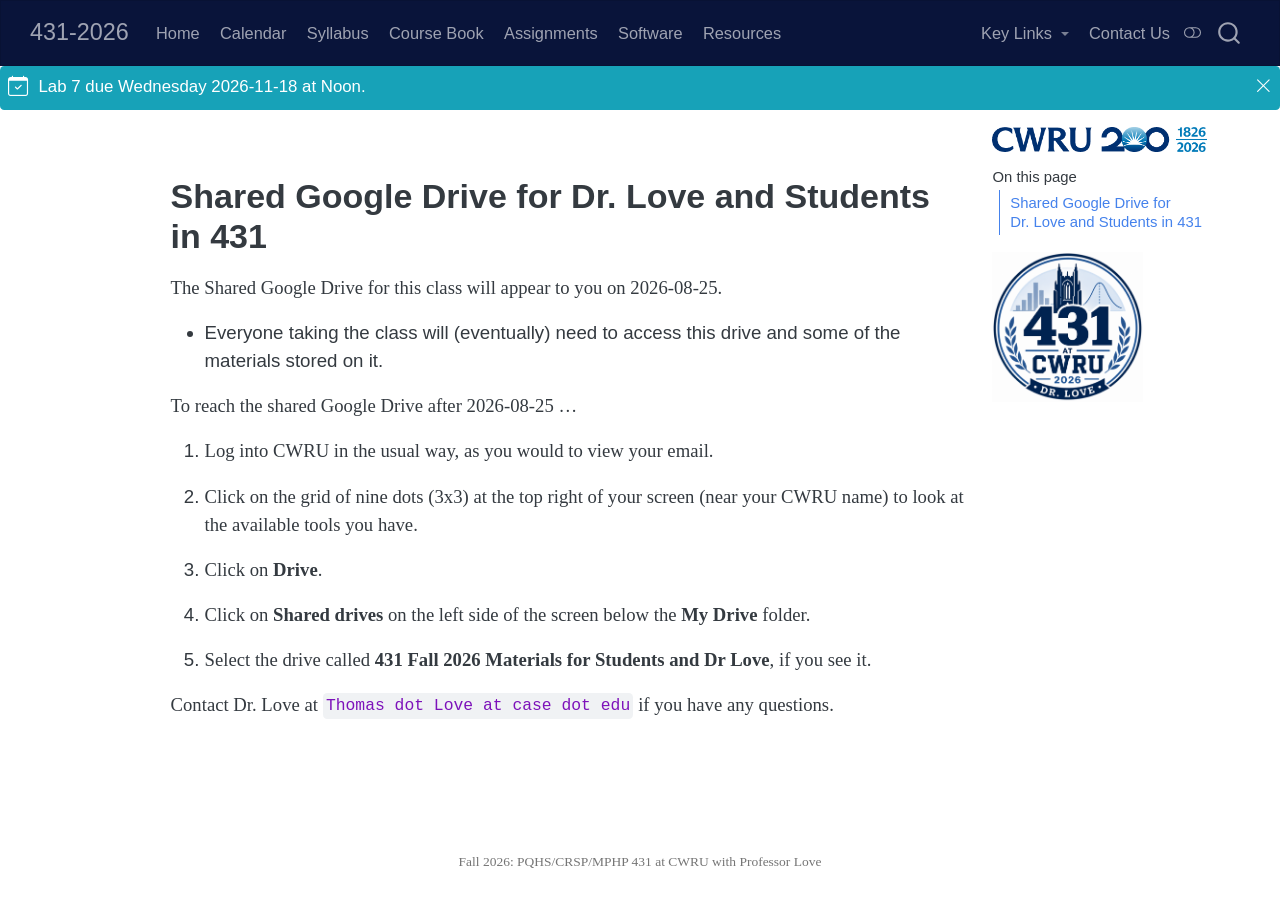
<file: docs/google.html>
<!DOCTYPE html>
<html xmlns="http://www.w3.org/1999/xhtml" lang="en" xml:lang="en"><head>

<meta charset="utf-8">
<meta name="generator" content="quarto-1.10.19">

<meta name="viewport" content="width=device-width, initial-scale=1.0, user-scalable=yes">


<title>google – 431-2026</title>
<style>
/* Default styles provided by pandoc.
** See https://pandoc.org/MANUAL.html#variables-for-html for config info.
*/
span.smallcaps{font-variant: small-caps;}
div.columns{display: flex; gap: 1.5em;}
div.column{flex: auto;}
@media screen {
div.columns{gap: min(4vw, 1.5em);}
div.column{overflow-x: auto;}
}
div.hanging-indent{margin-left: 1.5em; text-indent: -1.5em;}
ul.task-list{list-style: none;}
ul.task-list li input[type="checkbox"] {
  width: 0.8em;
  margin: 0 0.8em 0.2em -1em; /* quarto-specific, see https://github.com/quarto-dev/quarto-cli/issues/4556 */ 
  vertical-align: middle;
}
</style>


<script src="site_libs/quarto-nav/quarto-nav.js"></script>
<script src="site_libs/quarto-nav/headroom.min.js"></script>
<script src="site_libs/clipboard/clipboard.min.js"></script>
<script src="site_libs/quarto-search/autocomplete.umd.js"></script>
<script src="site_libs/quarto-search/fuse.min.js"></script>
<script src="site_libs/quarto-search/quarto-search.js"></script>
<meta name="quarto:offset" content="./">
<script src="site_libs/quarto-html/quarto.js" type="module"></script>
<script src="site_libs/quarto-html/tabsets/tabsets.js" type="module"></script>
<script src="site_libs/quarto-html/popper.min.js"></script>
<script src="site_libs/quarto-html/tippy.umd.min.js"></script>
<script src="site_libs/quarto-html/anchor.min.js"></script>
<link href="site_libs/quarto-html/tippy.css" rel="stylesheet">
<link href="site_libs/quarto-html/quarto-syntax-highlighting-bf27225e3a48a9273f3daa8f8e829971.css" rel="stylesheet" class="quarto-color-scheme" id="quarto-text-highlighting-styles">
<link href="site_libs/quarto-html/quarto-syntax-highlighting-dark-b626d73c4c936ccc3cb08be7d45d1df6.css" rel="stylesheet" class="quarto-color-scheme quarto-color-alternate" id="quarto-text-highlighting-styles">
<link href="site_libs/quarto-html/quarto-syntax-highlighting-bf27225e3a48a9273f3daa8f8e829971.css" rel="stylesheet" class="quarto-color-scheme-extra" id="quarto-text-highlighting-styles">
<script src="site_libs/bootstrap/bootstrap.min.js"></script>
<link href="site_libs/bootstrap/bootstrap-icons.css" rel="stylesheet">
<link href="site_libs/bootstrap/bootstrap-81258d4e15bf9feab7965728bfed0ae7.min.css" rel="stylesheet" append-hash="true" class="quarto-color-scheme" id="quarto-bootstrap" data-mode="light">
<link href="site_libs/bootstrap/bootstrap-dark-3ed7c67c77e349a4fb12baedd5c13633.min.css" rel="stylesheet" append-hash="true" class="quarto-color-scheme quarto-color-alternate" id="quarto-bootstrap" data-mode="dark">
<link href="site_libs/bootstrap/bootstrap-81258d4e15bf9feab7965728bfed0ae7.min.css" rel="stylesheet" append-hash="true" class="quarto-color-scheme-extra" id="quarto-bootstrap" data-mode="light">
<script id="quarto-search-options" type="application/json">{
  "location": "navbar",
  "copy-button": false,
  "collapse-after": 3,
  "panel-placement": "end",
  "type": "overlay",
  "limit": 50,
  "keyboard-shortcut": [
    "f",
    "/",
    "s"
  ],
  "show-item-context": false,
  "language": {
    "search-no-results-text": "No results",
    "search-matching-documents-text": "matching documents",
    "search-copy-link-title": "Copy link to search",
    "search-hide-matches-text": "Hide additional matches",
    "search-more-match-text": "more match in this document",
    "search-more-matches-text": "more matches in this document",
    "search-clear-button-title": "Clear",
    "search-text-placeholder": "",
    "search-detached-cancel-button-title": "Cancel",
    "search-submit-button-title": "Submit",
    "search-label": "Search"
  }
}</script>


</head>

<body class="nav-fixed quarto-light"><script id="quarto-html-before-body" type="application/javascript">
    const toggleBodyColorMode = (bsSheetEl) => {
      const mode = bsSheetEl.getAttribute("data-mode");
      const bodyEl = window.document.querySelector("body");
      if (mode === "dark") {
        bodyEl.classList.add("quarto-dark");
        bodyEl.classList.remove("quarto-light");
      } else {
        bodyEl.classList.add("quarto-light");
        bodyEl.classList.remove("quarto-dark");
      }
    }
    const toggleBodyColorPrimary = () => {
      const bsSheetEl = window.document.querySelector("link#quarto-bootstrap:not([rel=disabled-stylesheet])");
      if (bsSheetEl) {
        toggleBodyColorMode(bsSheetEl);
      }
    }
    const setColorSchemeToggle = (alternate) => {
      const toggles = window.document.querySelectorAll('.quarto-color-scheme-toggle');
      for (let i=0; i < toggles.length; i++) {
        const toggle = toggles[i];
        if (toggle) {
          if (alternate) {
            toggle.classList.add("alternate");
          } else {
            toggle.classList.remove("alternate");
          }
        }
      }
    };
    const toggleColorMode = (alternate) => {
      // Switch the stylesheets
      const primaryStylesheets = window.document.querySelectorAll('link.quarto-color-scheme:not(.quarto-color-alternate)');
      const alternateStylesheets = window.document.querySelectorAll('link.quarto-color-scheme.quarto-color-alternate');
      manageTransitions('#quarto-margin-sidebar .nav-link', false);
      if (alternate) {
        // note: dark is layered on light, we don't disable primary!
        enableStylesheet(alternateStylesheets);
        for (const sheetNode of alternateStylesheets) {
          if (sheetNode.id === "quarto-bootstrap") {
            toggleBodyColorMode(sheetNode);
          }
        }
      } else {
        disableStylesheet(alternateStylesheets);
        enableStylesheet(primaryStylesheets)
        toggleBodyColorPrimary();
      }
      manageTransitions('#quarto-margin-sidebar .nav-link', true);
      // Switch the toggles
      setColorSchemeToggle(alternate)
      // Hack to workaround the fact that safari doesn't
      // properly recolor the scrollbar when toggling (#1455)
      if (navigator.userAgent.indexOf('Safari') > 0 && navigator.userAgent.indexOf('Chrome') == -1) {
        manageTransitions("body", false);
        window.scrollTo(0, 1);
        setTimeout(() => {
          window.scrollTo(0, 0);
          manageTransitions("body", true);
        }, 40);
      }
    }
    const disableStylesheet = (stylesheets) => {
      for (let i=0; i < stylesheets.length; i++) {
        const stylesheet = stylesheets[i];
        stylesheet.rel = 'disabled-stylesheet';
      }
    }
    const enableStylesheet = (stylesheets) => {
      for (let i=0; i < stylesheets.length; i++) {
        const stylesheet = stylesheets[i];
        if(stylesheet.rel !== 'stylesheet') { // for Chrome, which will still FOUC without this check
          stylesheet.rel = 'stylesheet';
        }
      }
    }
    const manageTransitions = (selector, allowTransitions) => {
      const els = window.document.querySelectorAll(selector);
      for (let i=0; i < els.length; i++) {
        const el = els[i];
        if (allowTransitions) {
          el.classList.remove('notransition');
        } else {
          el.classList.add('notransition');
        }
      }
    }
    const isFileUrl = () => {
      return window.location.protocol === 'file:';
    }
    const hasAlternateSentinel = () => {
      let styleSentinel = getColorSchemeSentinel();
      if (styleSentinel !== null) {
        return styleSentinel === "alternate";
      } else {
        return false;
      }
    }
    const setStyleSentinel = (alternate) => {
      const value = alternate ? "alternate" : "default";
      if (!isFileUrl()) {
        window.localStorage.setItem("quarto-color-scheme", value);
      } else {
        localAlternateSentinel = value;
      }
    }
    const getColorSchemeSentinel = () => {
      if (!isFileUrl()) {
        const storageValue = window.localStorage.getItem("quarto-color-scheme");
        return storageValue != null ? storageValue : localAlternateSentinel;
      } else {
        return localAlternateSentinel;
      }
    }
    const toggleGiscusIfUsed = (isAlternate, darkModeDefault) => {
      const baseTheme = document.querySelector('#giscus-base-theme')?.value ?? 'light';
      const alternateTheme = document.querySelector('#giscus-alt-theme')?.value ?? 'dark';
      let newTheme = '';
      if(authorPrefersDark) {
        newTheme = isAlternate ? baseTheme : alternateTheme;
      } else {
        newTheme = isAlternate ? alternateTheme : baseTheme;
      }
      const changeGiscusTheme = () => {
        // From: https://github.com/giscus/giscus/issues/336
        const sendMessage = (message) => {
          const iframe = document.querySelector('iframe.giscus-frame');
          if (!iframe) return;
          iframe.contentWindow.postMessage({ giscus: message }, 'https://giscus.app');
        }
        sendMessage({
          setConfig: {
            theme: newTheme
          }
        });
      }
      const isGiscussLoaded = window.document.querySelector('iframe.giscus-frame') !== null;
      if (isGiscussLoaded) {
        changeGiscusTheme();
      }
    };
    const authorPrefersDark = false;
    const darkModeDefault = authorPrefersDark;
      document.querySelector('link#quarto-text-highlighting-styles.quarto-color-scheme-extra').rel = 'disabled-stylesheet';
      document.querySelector('link#quarto-bootstrap.quarto-color-scheme-extra').rel = 'disabled-stylesheet';
    let localAlternateSentinel = darkModeDefault ? 'alternate' : 'default';
    // Dark / light mode switch
    window.quartoToggleColorScheme = () => {
      // Read the current dark / light value
      let toAlternate = !hasAlternateSentinel();
      toggleColorMode(toAlternate);
      setStyleSentinel(toAlternate);
      toggleGiscusIfUsed(toAlternate, darkModeDefault);
      window.dispatchEvent(new Event('resize'));
    };
    // Switch to dark mode if need be
    if (hasAlternateSentinel()) {
      toggleColorMode(true);
    } else {
      toggleColorMode(false);
    }
  </script>

<div id="quarto-search-results"></div>
  <header id="quarto-header" class="headroom fixed-top">
    <nav class="navbar navbar-expand-lg " data-bs-theme="dark">
      <div class="navbar-container container-fluid">
      <div class="navbar-brand-container mx-auto">
    <a class="navbar-brand" href="./index.html">
    <span class="navbar-title">431-2026</span>
    </a>
  </div>
            <div id="quarto-search" class="" title="Search"></div>
          <button class="navbar-toggler" type="button" data-bs-toggle="collapse" data-bs-target="#navbarCollapse" aria-controls="navbarCollapse" role="menu" aria-expanded="false" aria-label="Toggle navigation" onclick="if (window.quartoToggleHeadroom) { window.quartoToggleHeadroom(); }">
  <span class="navbar-toggler-icon"></span>
</button>
          <div class="collapse navbar-collapse" id="navbarCollapse">
            <ul class="navbar-nav navbar-nav-scroll me-auto">
  <li class="nav-item">
    <a class="nav-link" href="./index.html"> 
<span class="menu-text">Home</span></a>
  </li>  
  <li class="nav-item">
    <a class="nav-link" href="./calendar.html"> 
<span class="menu-text">Calendar</span></a>
  </li>  
  <li class="nav-item">
    <a class="nav-link" href="https://thomaselove.github.io/431-syllabus-2026/"> 
<span class="menu-text">Syllabus</span></a>
  </li>  
  <li class="nav-item">
    <a class="nav-link" href="https://thomaselove.github.io/431-book/"> 
<span class="menu-text">Course Book</span></a>
  </li>  
  <li class="nav-item">
    <a class="nav-link" href="./assignments.html"> 
<span class="menu-text">Assignments</span></a>
  </li>  
  <li class="nav-item">
    <a class="nav-link" href="./software.html"> 
<span class="menu-text">Software</span></a>
  </li>  
  <li class="nav-item">
    <a class="nav-link" href="./resources.html"> 
<span class="menu-text">Resources</span></a>
  </li>  
</ul>
            <ul class="navbar-nav navbar-nav-scroll ms-auto">
  <li class="nav-item dropdown ">
    <a class="nav-link dropdown-toggle" href="#" id="nav-menu-key-links" role="link" data-bs-toggle="dropdown" aria-expanded="false">
 <span class="menu-text">Key Links</span>
    </a>
    <ul class="dropdown-menu dropdown-menu-end" aria-labelledby="nav-menu-key-links">    
        <li>
    <a class="dropdown-item" href="https://github.com/THOMASELOVE/431-data">
 <span class="dropdown-text">431-Data page</span></a>
  </li>  
        <li>
    <a class="dropdown-item" href="https://github.com/THOMASELOVE/431-packages">
 <span class="dropdown-text">431 R packages</span></a>
  </li>  
        <li>
    <a class="dropdown-item" href="https://github.com/THOMASELOVE/431-minute-2026">
 <span class="dropdown-text">Minute Papers</span></a>
  </li>  
        <li>
    <a class="dropdown-item" href="https://github.com/THOMASELOVE/431-labs-2026">
 <span class="dropdown-text">Labs</span></a>
  </li>  
        <li>
    <a class="dropdown-item" href="https://thomaselove.github.io/431-projectA-2026/">
 <span class="dropdown-text">Project A</span></a>
  </li>  
        <li>
    <a class="dropdown-item" href="https://thomaselove.github.io/431-projectB-2026/">
 <span class="dropdown-text">Project B</span></a>
  </li>  
        <li>
    <a class="dropdown-item" href="https://github.com/THOMASELOVE/431-quiz-2026">
 <span class="dropdown-text">Quizzes</span></a>
  </li>  
        <li>
    <a class="dropdown-item" href="https://canvas.case.edu">
 <span class="dropdown-text">Canvas</span></a>
  </li>  
        <li>
    <a class="dropdown-item" href="./google.html">
 <span class="dropdown-text">Shared Google Drive</span></a>
  </li>  
    </ul>
  </li>
  <li class="nav-item">
    <a class="nav-link" href="./contact.html"> 
<span class="menu-text">Contact Us</span></a>
  </li>  
</ul>
          </div> <!-- /navcollapse -->
            <div class="quarto-navbar-tools">
  <a href="" class="quarto-color-scheme-toggle quarto-navigation-tool  px-1" onclick="window.quartoToggleColorScheme(); return false;" title="Toggle dark mode"><i class="bi"></i></a>
</div>
      </div> <!-- /container-fluid -->
    </nav>
  <div id="quarto-announcement" data-announcement-id="e660c96272421b62d78f840a32ec59d0" class="alert alert-info hidden"><i class="bi bi-calendar-check quarto-announcement-icon"></i><div class="quarto-announcement-content">
<p>Lab 7 due Wednesday 2026-11-18 at Noon.</p>
</div><i class="bi bi-x-lg quarto-announcement-action"></i></div>
</header>
<!-- content -->
<div id="quarto-content" class="quarto-container page-columns page-rows-contents page-layout-article page-navbar">
<!-- sidebar -->
<!-- margin-sidebar -->
    <div id="quarto-margin-sidebar" class="sidebar margin-sidebar"><div class="quarto-margin-header"><div class="margin-header-item">
<p><img src="./cwru_logo_200.png" class="img-fluid"></p>
</div></div>
        <nav id="TOC" role="doc-toc" class="toc-active">
    <h2 id="toc-title">On this page</h2>
   
  <ul>
  <li><a href="#shared-google-drive-for-dr.-love-and-students-in-431" id="toc-shared-google-drive-for-dr.-love-and-students-in-431" class="nav-link active" data-scroll-target="#shared-google-drive-for-dr.-love-and-students-in-431">Shared Google Drive for Dr.&nbsp;Love and Students in 431</a></li>
  </ul>
</nav>
    <div class="quarto-margin-footer"><div class="margin-footer-item">
<p><img src="./431_logo_2026.png" class="img-fluid" style="width:70.0%"></p>
</div></div></div>
<!-- main -->
<main class="content" id="quarto-document-content"><header id="title-block-header" class="quarto-title-block"></header>





<section id="shared-google-drive-for-dr.-love-and-students-in-431" class="level1">
<h1>Shared Google Drive for Dr.&nbsp;Love and Students in 431</h1>
<p>The Shared Google Drive for this class will appear to you on 2026-08-25.</p>
<ul>
<li>Everyone taking the class will (eventually) need to access this drive and some of the materials stored on it.</li>
</ul>
<p>To reach the shared Google Drive after 2026-08-25 …</p>
<ol type="1">
<li><p>Log into CWRU in the usual way, as you would to view your email.</p></li>
<li><p>Click on the grid of nine dots (3x3) at the top right of your screen (near your CWRU name) to look at the available tools you have.</p></li>
<li><p>Click on <strong>Drive</strong>.</p></li>
<li><p>Click on <strong>Shared drives</strong> on the left side of the screen below the <strong>My Drive</strong> folder.</p></li>
<li><p>Select the drive called <strong>431 Fall 2026 Materials for Students and Dr Love</strong>, if you see it.</p></li>
</ol>
<p>Contact Dr.&nbsp;Love at <code>Thomas dot Love at case dot edu</code> if you have any questions.</p>


</section>

</main> <!-- /main -->
<script id="quarto-html-after-body" type="application/javascript">
  window.document.addEventListener("DOMContentLoaded", function (event) {
    // Ensure there is a toggle, if there isn't float one in the top right
    if (window.document.querySelector('.quarto-color-scheme-toggle') === null) {
      const a = window.document.createElement('a');
      a.classList.add('top-right');
      a.classList.add('quarto-color-scheme-toggle');
      a.href = "";
      a.onclick = function() { try { window.quartoToggleColorScheme(); } catch {} return false; };
      const i = window.document.createElement("i");
      i.classList.add('bi');
      a.appendChild(i);
      window.document.body.appendChild(a);
    }
    setColorSchemeToggle(hasAlternateSentinel())
    const icon = "";
    const anchorJS = new window.AnchorJS();
    anchorJS.options = {
      placement: 'right',
      icon: icon
    };
    anchorJS.add('.anchored');
    const isCodeAnnotation = (el) => {
      for (const clz of el.classList) {
        if (clz.startsWith('code-annotation-')) {                     
          return true;
        }
      }
      return false;
    }
    const onCopySuccess = function(e) {
      // button target
      const button = e.trigger;
      // don't keep focus
      button.blur();
      // flash "checked"
      button.classList.add('code-copy-button-checked');
      var currentTitle = button.getAttribute("title");
      button.setAttribute("title", "Copied!");
      let tooltip;
      if (window.bootstrap) {
        button.setAttribute("data-bs-toggle", "tooltip");
        button.setAttribute("data-bs-placement", "left");
        button.setAttribute("data-bs-title", "Copied!");
        tooltip = new bootstrap.Tooltip(button, 
          { trigger: "manual", 
            customClass: "code-copy-button-tooltip",
            offset: [0, -8]});
        tooltip.show();    
      }
      setTimeout(function() {
        if (tooltip) {
          tooltip.hide();
          button.removeAttribute("data-bs-title");
          button.removeAttribute("data-bs-toggle");
          button.removeAttribute("data-bs-placement");
        }
        button.setAttribute("title", currentTitle);
        button.classList.remove('code-copy-button-checked');
      }, 1000);
      // clear code selection
      e.clearSelection();
    }
    const getTextToCopy = function(trigger) {
      const outerScaffold = trigger.parentElement.cloneNode(true);
      const codeEl = outerScaffold.querySelector('code');
      for (const childEl of codeEl.children) {
        if (isCodeAnnotation(childEl)) {
          childEl.remove();
        }
      }
      return codeEl.innerText;
    }
    const clipboard = new window.ClipboardJS('.code-copy-button:not([data-in-quarto-modal])', {
      text: getTextToCopy
    });
    clipboard.on('success', onCopySuccess);
    if (window.document.getElementById('quarto-embedded-source-code-modal')) {
      const clipboardModal = new window.ClipboardJS('.code-copy-button[data-in-quarto-modal]', {
        text: getTextToCopy,
        container: window.document.getElementById('quarto-embedded-source-code-modal')
      });
      clipboardModal.on('success', onCopySuccess);
    }
      var localhostRegex = new RegExp(/^(?:http|https):\/\/localhost\:?[0-9]*\//);
      var mailtoRegex = new RegExp(/^mailto:/);
        var filterRegex = new RegExp('/' + window.location.host + '/');
      var isInternal = (href) => {
          return filterRegex.test(href) || localhostRegex.test(href) || mailtoRegex.test(href);
      }
      // Inspect non-navigation links and adorn them if external
     var links = window.document.querySelectorAll('a[href]:not(.nav-link):not(.navbar-brand):not(.toc-action):not(.sidebar-link):not(.sidebar-item-toggle):not(.pagination-link):not(.no-external):not([aria-hidden]):not(.dropdown-item):not(.quarto-navigation-tool):not(.about-link)');
      for (var i=0; i<links.length; i++) {
        const link = links[i];
        if (!isInternal(link.href)) {
          // undo the damage that might have been done by quarto-nav.js in the case of
          // links that we want to consider external
          if (link.dataset.originalHref !== undefined) {
            link.href = link.dataset.originalHref;
          }
            // target, if specified
            link.setAttribute("target", "_blank");
            if (link.getAttribute("rel") === null) {
              link.setAttribute("rel", "noopener");
            }
            // default icon
            link.classList.add("external");
        }
      }
    function tippyHover(el, contentFn, onTriggerFn, onUntriggerFn) {
      const config = {
        allowHTML: true,
        maxWidth: 500,
        delay: 100,
        arrow: false,
        appendTo: function(el) {
            return el.parentElement;
        },
        interactive: true,
        interactiveBorder: 10,
        theme: 'quarto',
        placement: 'bottom-start',
      };
      if (contentFn) {
        config.content = contentFn;
      }
      if (onTriggerFn) {
        config.onTrigger = onTriggerFn;
      }
      if (onUntriggerFn) {
        config.onUntrigger = onUntriggerFn;
      }
      window.tippy(el, config); 
    }
    const noterefs = window.document.querySelectorAll('a[role="doc-noteref"]');
    for (var i=0; i<noterefs.length; i++) {
      const ref = noterefs[i];
      tippyHover(ref, function() {
        // use id or data attribute instead here
        let href = ref.getAttribute('data-footnote-href') || ref.getAttribute('href');
        try { href = new URL(href).hash; } catch {}
        const id = href.replace(/^#\/?/, "");
        const note = window.document.getElementById(id);
        if (note) {
          return note.innerHTML;
        } else {
          return "";
        }
      });
    }
    const xrefs = window.document.querySelectorAll('a.quarto-xref');
    const processXRef = (id, note) => {
      // Strip column container classes
      const stripColumnClz = (el) => {
        el.classList.remove("page-full", "page-columns");
        if (el.children) {
          for (const child of el.children) {
            stripColumnClz(child);
          }
        }
      }
      stripColumnClz(note)
      if (id === null || id.startsWith('sec-')) {
        // Special case sections, only their first couple elements
        const container = document.createElement("div");
        if (note.children && note.children.length > 2) {
          container.appendChild(note.children[0].cloneNode(true));
          for (let i = 1; i < note.children.length; i++) {
            const child = note.children[i];
            if (child.tagName === "P" && child.innerText === "") {
              continue;
            } else {
              container.appendChild(child.cloneNode(true));
              break;
            }
          }
          if (window.Quarto?.typesetMath) {
            window.Quarto.typesetMath(container);
          }
          return container.innerHTML
        } else {
          if (window.Quarto?.typesetMath) {
            window.Quarto.typesetMath(note);
          }
          return note.innerHTML;
        }
      } else {
        // Remove any anchor links if they are present
        const anchorLink = note.querySelector('a.anchorjs-link');
        if (anchorLink) {
          anchorLink.remove();
        }
        if (window.Quarto?.typesetMath) {
          window.Quarto.typesetMath(note);
        }
        if (note.classList.contains("callout")) {
          return note.outerHTML;
        } else {
          return note.innerHTML;
        }
      }
    }
    for (var i=0; i<xrefs.length; i++) {
      const xref = xrefs[i];
      tippyHover(xref, undefined, function(instance) {
        instance.disable();
        let url = xref.getAttribute('href');
        let hash = undefined; 
        if (url.startsWith('#')) {
          hash = url;
        } else {
          try { hash = new URL(url).hash; } catch {}
        }
        if (hash) {
          const id = hash.replace(/^#\/?/, "");
          const note = window.document.getElementById(id);
          if (note !== null) {
            try {
              const html = processXRef(id, note.cloneNode(true));
              instance.setContent(html);
            } finally {
              instance.enable();
              instance.show();
            }
          } else {
            // See if we can fetch this
            fetch(url.split('#')[0])
            .then(res => res.text())
            .then(html => {
              const parser = new DOMParser();
              const htmlDoc = parser.parseFromString(html, "text/html");
              const note = htmlDoc.getElementById(id);
              if (note !== null) {
                const html = processXRef(id, note);
                instance.setContent(html);
              } 
            }).finally(() => {
              instance.enable();
              instance.show();
            });
          }
        } else {
          // See if we can fetch a full url (with no hash to target)
          // This is a special case and we should probably do some content thinning / targeting
          fetch(url)
          .then(res => res.text())
          .then(html => {
            const parser = new DOMParser();
            const htmlDoc = parser.parseFromString(html, "text/html");
            const note = htmlDoc.querySelector('main.content');
            if (note !== null) {
              // This should only happen for chapter cross references
              // (since there is no id in the URL)
              // remove the first header
              if (note.children.length > 0 && note.children[0].tagName === "HEADER") {
                note.children[0].remove();
              }
              const html = processXRef(null, note);
              instance.setContent(html);
            } 
          }).finally(() => {
            instance.enable();
            instance.show();
          });
        }
      }, function(instance) {
      });
    }
        let selectedAnnoteEl;
        const selectorForAnnotation = ( cell, annotation) => {
          let cellAttr = 'data-code-cell="' + cell + '"';
          let lineAttr = 'data-code-annotation="' +  annotation + '"';
          const selector = 'span[' + cellAttr + '][' + lineAttr + ']';
          return selector;
        }
        const selectCodeLines = (annoteEl) => {
          const doc = window.document;
          const targetCell = annoteEl.getAttribute("data-target-cell");
          const targetAnnotation = annoteEl.getAttribute("data-target-annotation");
          const annoteSpan = window.document.querySelector(selectorForAnnotation(targetCell, targetAnnotation));
          const lines = annoteSpan.getAttribute("data-code-lines").split(",");
          const lineIds = lines.map((line) => {
            return targetCell + "-" + line;
          })
          let top = null;
          let height = null;
          let parent = null;
          if (lineIds.length > 0) {
              //compute the position of the single el (top and bottom and make a div)
              const el = window.document.getElementById(lineIds[0]);
              top = el.offsetTop;
              height = el.offsetHeight;
              parent = el.parentElement.parentElement;
            if (lineIds.length > 1) {
              const lastEl = window.document.getElementById(lineIds[lineIds.length - 1]);
              const bottom = lastEl.offsetTop + lastEl.offsetHeight;
              height = bottom - top;
            }
            if (top !== null && height !== null && parent !== null) {
              // cook up a div (if necessary) and position it 
              let div = window.document.getElementById("code-annotation-line-highlight");
              if (div === null) {
                div = window.document.createElement("div");
                div.setAttribute("id", "code-annotation-line-highlight");
                div.style.position = 'absolute';
                parent.appendChild(div);
              }
              div.style.top = top - 2 + "px";
              div.style.height = height + 4 + "px";
              div.style.left = 0;
              let gutterDiv = window.document.getElementById("code-annotation-line-highlight-gutter");
              if (gutterDiv === null) {
                gutterDiv = window.document.createElement("div");
                gutterDiv.setAttribute("id", "code-annotation-line-highlight-gutter");
                gutterDiv.style.position = 'absolute';
                const codeCell = window.document.getElementById(targetCell);
                const gutter = codeCell.querySelector('.code-annotation-gutter');
                gutter.appendChild(gutterDiv);
              }
              gutterDiv.style.top = top - 2 + "px";
              gutterDiv.style.height = height + 4 + "px";
            }
            selectedAnnoteEl = annoteEl;
          }
        };
        const unselectCodeLines = () => {
          const elementsIds = ["code-annotation-line-highlight", "code-annotation-line-highlight-gutter"];
          elementsIds.forEach((elId) => {
            const div = window.document.getElementById(elId);
            if (div) {
              div.remove();
            }
          });
          selectedAnnoteEl = undefined;
        };
          // Handle positioning of the toggle
      window.addEventListener(
        "resize",
        throttle(() => {
          elRect = undefined;
          if (selectedAnnoteEl) {
            selectCodeLines(selectedAnnoteEl);
          }
        }, 10)
      );
      function throttle(fn, ms) {
      let throttle = false;
      let timer;
        return (...args) => {
          if(!throttle) { // first call gets through
              fn.apply(this, args);
              throttle = true;
          } else { // all the others get throttled
              if(timer) clearTimeout(timer); // cancel #2
              timer = setTimeout(() => {
                fn.apply(this, args);
                timer = throttle = false;
              }, ms);
          }
        };
      }
        // Attach click handler to the DT
        const annoteDls = window.document.querySelectorAll('dt[data-target-cell]');
        for (const annoteDlNode of annoteDls) {
          annoteDlNode.addEventListener('click', (event) => {
            const clickedEl = event.target;
            if (clickedEl !== selectedAnnoteEl) {
              unselectCodeLines();
              const activeEl = window.document.querySelector('dt[data-target-cell].code-annotation-active');
              if (activeEl) {
                activeEl.classList.remove('code-annotation-active');
              }
              selectCodeLines(clickedEl);
              clickedEl.classList.add('code-annotation-active');
            } else {
              // Unselect the line
              unselectCodeLines();
              clickedEl.classList.remove('code-annotation-active');
            }
          });
        }
    const findCites = (el) => {
      const parentEl = el.parentElement;
      if (parentEl) {
        const cites = parentEl.dataset.cites;
        if (cites) {
          return {
            el,
            cites: cites.split(' ')
          };
        } else {
          return findCites(el.parentElement)
        }
      } else {
        return undefined;
      }
    };
    var bibliorefs = window.document.querySelectorAll('a[role="doc-biblioref"]');
    for (var i=0; i<bibliorefs.length; i++) {
      const ref = bibliorefs[i];
      const citeInfo = findCites(ref);
      if (citeInfo) {
        tippyHover(citeInfo.el, function() {
          var popup = window.document.createElement('div');
          citeInfo.cites.forEach(function(cite) {
            var citeDiv = window.document.createElement('div');
            citeDiv.classList.add('hanging-indent');
            citeDiv.classList.add('csl-entry');
            var biblioDiv = window.document.getElementById('ref-' + cite);
            if (biblioDiv) {
              citeDiv.innerHTML = biblioDiv.innerHTML;
            }
            popup.appendChild(citeDiv);
          });
          return popup.innerHTML;
        });
      }
    }
  });
  </script>
</div> <!-- /content -->
<footer class="footer">
  <div class="nav-footer">
    <div class="nav-footer-left">
      &nbsp;
    </div>   
    <div class="nav-footer-center">
<p>Fall 2026: PQHS/CRSP/MPHP 431 at CWRU with Professor Love</p>
</div>
    <div class="nav-footer-right">
      &nbsp;
    </div>
  </div>
</footer>




</body></html>
</file>
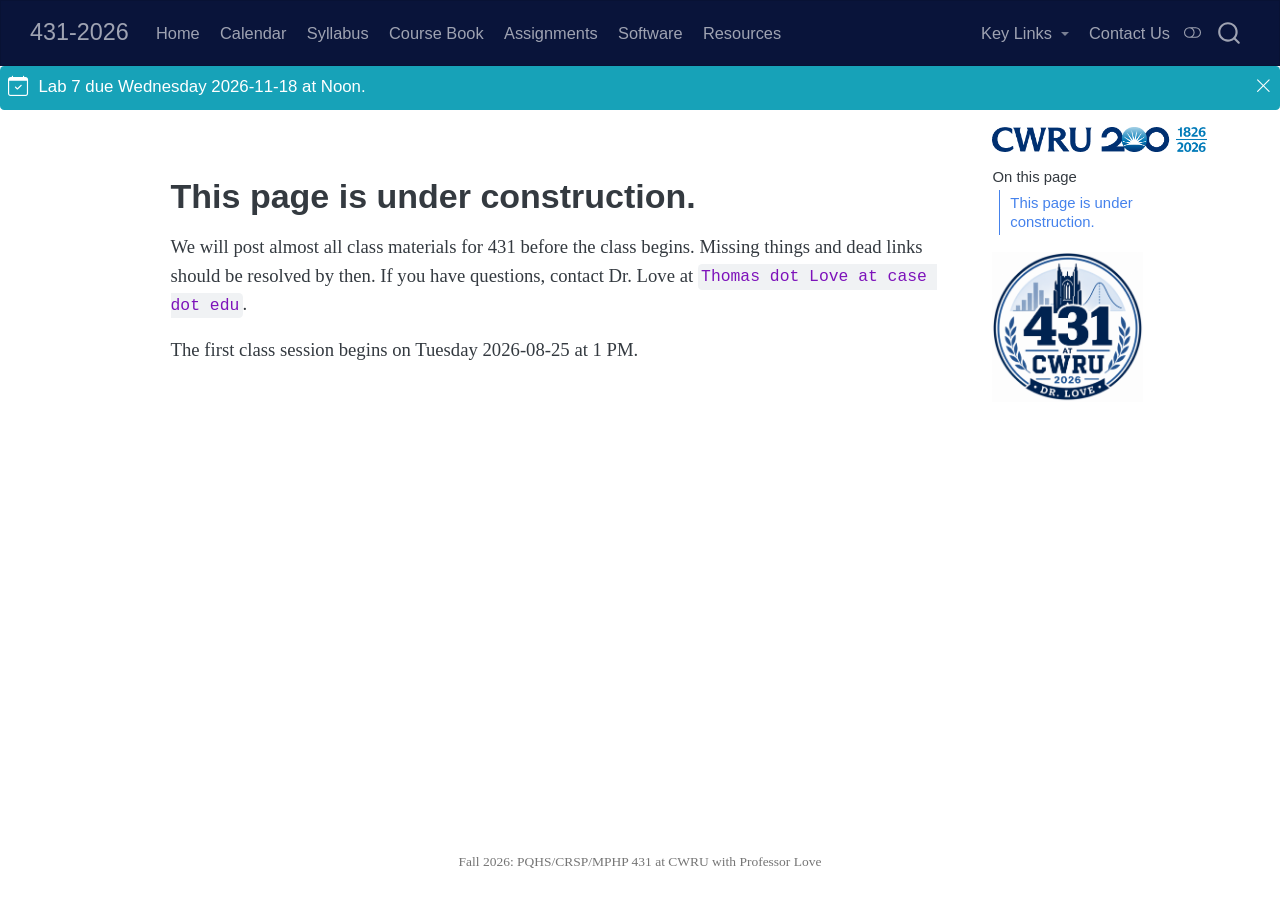
<file: docs/ph.html>
<!DOCTYPE html>
<html xmlns="http://www.w3.org/1999/xhtml" lang="en" xml:lang="en"><head>

<meta charset="utf-8">
<meta name="generator" content="quarto-1.10.19">

<meta name="viewport" content="width=device-width, initial-scale=1.0, user-scalable=yes">


<title>ph – 431-2026</title>
<style>
/* Default styles provided by pandoc.
** See https://pandoc.org/MANUAL.html#variables-for-html for config info.
*/
span.smallcaps{font-variant: small-caps;}
div.columns{display: flex; gap: 1.5em;}
div.column{flex: auto;}
@media screen {
div.columns{gap: min(4vw, 1.5em);}
div.column{overflow-x: auto;}
}
div.hanging-indent{margin-left: 1.5em; text-indent: -1.5em;}
ul.task-list{list-style: none;}
ul.task-list li input[type="checkbox"] {
  width: 0.8em;
  margin: 0 0.8em 0.2em -1em; /* quarto-specific, see https://github.com/quarto-dev/quarto-cli/issues/4556 */ 
  vertical-align: middle;
}
</style>


<script src="site_libs/quarto-nav/quarto-nav.js"></script>
<script src="site_libs/quarto-nav/headroom.min.js"></script>
<script src="site_libs/clipboard/clipboard.min.js"></script>
<script src="site_libs/quarto-search/autocomplete.umd.js"></script>
<script src="site_libs/quarto-search/fuse.min.js"></script>
<script src="site_libs/quarto-search/quarto-search.js"></script>
<meta name="quarto:offset" content="./">
<script src="site_libs/quarto-html/quarto.js" type="module"></script>
<script src="site_libs/quarto-html/tabsets/tabsets.js" type="module"></script>
<script src="site_libs/quarto-html/popper.min.js"></script>
<script src="site_libs/quarto-html/tippy.umd.min.js"></script>
<script src="site_libs/quarto-html/anchor.min.js"></script>
<link href="site_libs/quarto-html/tippy.css" rel="stylesheet">
<link href="site_libs/quarto-html/quarto-syntax-highlighting-bf27225e3a48a9273f3daa8f8e829971.css" rel="stylesheet" class="quarto-color-scheme" id="quarto-text-highlighting-styles">
<link href="site_libs/quarto-html/quarto-syntax-highlighting-dark-b626d73c4c936ccc3cb08be7d45d1df6.css" rel="stylesheet" class="quarto-color-scheme quarto-color-alternate" id="quarto-text-highlighting-styles">
<link href="site_libs/quarto-html/quarto-syntax-highlighting-bf27225e3a48a9273f3daa8f8e829971.css" rel="stylesheet" class="quarto-color-scheme-extra" id="quarto-text-highlighting-styles">
<script src="site_libs/bootstrap/bootstrap.min.js"></script>
<link href="site_libs/bootstrap/bootstrap-icons.css" rel="stylesheet">
<link href="site_libs/bootstrap/bootstrap-81258d4e15bf9feab7965728bfed0ae7.min.css" rel="stylesheet" append-hash="true" class="quarto-color-scheme" id="quarto-bootstrap" data-mode="light">
<link href="site_libs/bootstrap/bootstrap-dark-3ed7c67c77e349a4fb12baedd5c13633.min.css" rel="stylesheet" append-hash="true" class="quarto-color-scheme quarto-color-alternate" id="quarto-bootstrap" data-mode="dark">
<link href="site_libs/bootstrap/bootstrap-81258d4e15bf9feab7965728bfed0ae7.min.css" rel="stylesheet" append-hash="true" class="quarto-color-scheme-extra" id="quarto-bootstrap" data-mode="light">
<script id="quarto-search-options" type="application/json">{
  "location": "navbar",
  "copy-button": false,
  "collapse-after": 3,
  "panel-placement": "end",
  "type": "overlay",
  "limit": 50,
  "keyboard-shortcut": [
    "f",
    "/",
    "s"
  ],
  "show-item-context": false,
  "language": {
    "search-no-results-text": "No results",
    "search-matching-documents-text": "matching documents",
    "search-copy-link-title": "Copy link to search",
    "search-hide-matches-text": "Hide additional matches",
    "search-more-match-text": "more match in this document",
    "search-more-matches-text": "more matches in this document",
    "search-clear-button-title": "Clear",
    "search-text-placeholder": "",
    "search-detached-cancel-button-title": "Cancel",
    "search-submit-button-title": "Submit",
    "search-label": "Search"
  }
}</script>


</head>

<body class="nav-fixed quarto-light"><script id="quarto-html-before-body" type="application/javascript">
    const toggleBodyColorMode = (bsSheetEl) => {
      const mode = bsSheetEl.getAttribute("data-mode");
      const bodyEl = window.document.querySelector("body");
      if (mode === "dark") {
        bodyEl.classList.add("quarto-dark");
        bodyEl.classList.remove("quarto-light");
      } else {
        bodyEl.classList.add("quarto-light");
        bodyEl.classList.remove("quarto-dark");
      }
    }
    const toggleBodyColorPrimary = () => {
      const bsSheetEl = window.document.querySelector("link#quarto-bootstrap:not([rel=disabled-stylesheet])");
      if (bsSheetEl) {
        toggleBodyColorMode(bsSheetEl);
      }
    }
    const setColorSchemeToggle = (alternate) => {
      const toggles = window.document.querySelectorAll('.quarto-color-scheme-toggle');
      for (let i=0; i < toggles.length; i++) {
        const toggle = toggles[i];
        if (toggle) {
          if (alternate) {
            toggle.classList.add("alternate");
          } else {
            toggle.classList.remove("alternate");
          }
        }
      }
    };
    const toggleColorMode = (alternate) => {
      // Switch the stylesheets
      const primaryStylesheets = window.document.querySelectorAll('link.quarto-color-scheme:not(.quarto-color-alternate)');
      const alternateStylesheets = window.document.querySelectorAll('link.quarto-color-scheme.quarto-color-alternate');
      manageTransitions('#quarto-margin-sidebar .nav-link', false);
      if (alternate) {
        // note: dark is layered on light, we don't disable primary!
        enableStylesheet(alternateStylesheets);
        for (const sheetNode of alternateStylesheets) {
          if (sheetNode.id === "quarto-bootstrap") {
            toggleBodyColorMode(sheetNode);
          }
        }
      } else {
        disableStylesheet(alternateStylesheets);
        enableStylesheet(primaryStylesheets)
        toggleBodyColorPrimary();
      }
      manageTransitions('#quarto-margin-sidebar .nav-link', true);
      // Switch the toggles
      setColorSchemeToggle(alternate)
      // Hack to workaround the fact that safari doesn't
      // properly recolor the scrollbar when toggling (#1455)
      if (navigator.userAgent.indexOf('Safari') > 0 && navigator.userAgent.indexOf('Chrome') == -1) {
        manageTransitions("body", false);
        window.scrollTo(0, 1);
        setTimeout(() => {
          window.scrollTo(0, 0);
          manageTransitions("body", true);
        }, 40);
      }
    }
    const disableStylesheet = (stylesheets) => {
      for (let i=0; i < stylesheets.length; i++) {
        const stylesheet = stylesheets[i];
        stylesheet.rel = 'disabled-stylesheet';
      }
    }
    const enableStylesheet = (stylesheets) => {
      for (let i=0; i < stylesheets.length; i++) {
        const stylesheet = stylesheets[i];
        if(stylesheet.rel !== 'stylesheet') { // for Chrome, which will still FOUC without this check
          stylesheet.rel = 'stylesheet';
        }
      }
    }
    const manageTransitions = (selector, allowTransitions) => {
      const els = window.document.querySelectorAll(selector);
      for (let i=0; i < els.length; i++) {
        const el = els[i];
        if (allowTransitions) {
          el.classList.remove('notransition');
        } else {
          el.classList.add('notransition');
        }
      }
    }
    const isFileUrl = () => {
      return window.location.protocol === 'file:';
    }
    const hasAlternateSentinel = () => {
      let styleSentinel = getColorSchemeSentinel();
      if (styleSentinel !== null) {
        return styleSentinel === "alternate";
      } else {
        return false;
      }
    }
    const setStyleSentinel = (alternate) => {
      const value = alternate ? "alternate" : "default";
      if (!isFileUrl()) {
        window.localStorage.setItem("quarto-color-scheme", value);
      } else {
        localAlternateSentinel = value;
      }
    }
    const getColorSchemeSentinel = () => {
      if (!isFileUrl()) {
        const storageValue = window.localStorage.getItem("quarto-color-scheme");
        return storageValue != null ? storageValue : localAlternateSentinel;
      } else {
        return localAlternateSentinel;
      }
    }
    const toggleGiscusIfUsed = (isAlternate, darkModeDefault) => {
      const baseTheme = document.querySelector('#giscus-base-theme')?.value ?? 'light';
      const alternateTheme = document.querySelector('#giscus-alt-theme')?.value ?? 'dark';
      let newTheme = '';
      if(authorPrefersDark) {
        newTheme = isAlternate ? baseTheme : alternateTheme;
      } else {
        newTheme = isAlternate ? alternateTheme : baseTheme;
      }
      const changeGiscusTheme = () => {
        // From: https://github.com/giscus/giscus/issues/336
        const sendMessage = (message) => {
          const iframe = document.querySelector('iframe.giscus-frame');
          if (!iframe) return;
          iframe.contentWindow.postMessage({ giscus: message }, 'https://giscus.app');
        }
        sendMessage({
          setConfig: {
            theme: newTheme
          }
        });
      }
      const isGiscussLoaded = window.document.querySelector('iframe.giscus-frame') !== null;
      if (isGiscussLoaded) {
        changeGiscusTheme();
      }
    };
    const authorPrefersDark = false;
    const darkModeDefault = authorPrefersDark;
      document.querySelector('link#quarto-text-highlighting-styles.quarto-color-scheme-extra').rel = 'disabled-stylesheet';
      document.querySelector('link#quarto-bootstrap.quarto-color-scheme-extra').rel = 'disabled-stylesheet';
    let localAlternateSentinel = darkModeDefault ? 'alternate' : 'default';
    // Dark / light mode switch
    window.quartoToggleColorScheme = () => {
      // Read the current dark / light value
      let toAlternate = !hasAlternateSentinel();
      toggleColorMode(toAlternate);
      setStyleSentinel(toAlternate);
      toggleGiscusIfUsed(toAlternate, darkModeDefault);
      window.dispatchEvent(new Event('resize'));
    };
    // Switch to dark mode if need be
    if (hasAlternateSentinel()) {
      toggleColorMode(true);
    } else {
      toggleColorMode(false);
    }
  </script>

<div id="quarto-search-results"></div>
  <header id="quarto-header" class="headroom fixed-top">
    <nav class="navbar navbar-expand-lg " data-bs-theme="dark">
      <div class="navbar-container container-fluid">
      <div class="navbar-brand-container mx-auto">
    <a class="navbar-brand" href="./index.html">
    <span class="navbar-title">431-2026</span>
    </a>
  </div>
            <div id="quarto-search" class="" title="Search"></div>
          <button class="navbar-toggler" type="button" data-bs-toggle="collapse" data-bs-target="#navbarCollapse" aria-controls="navbarCollapse" role="menu" aria-expanded="false" aria-label="Toggle navigation" onclick="if (window.quartoToggleHeadroom) { window.quartoToggleHeadroom(); }">
  <span class="navbar-toggler-icon"></span>
</button>
          <div class="collapse navbar-collapse" id="navbarCollapse">
            <ul class="navbar-nav navbar-nav-scroll me-auto">
  <li class="nav-item">
    <a class="nav-link" href="./index.html"> 
<span class="menu-text">Home</span></a>
  </li>  
  <li class="nav-item">
    <a class="nav-link" href="./calendar.html"> 
<span class="menu-text">Calendar</span></a>
  </li>  
  <li class="nav-item">
    <a class="nav-link" href="https://thomaselove.github.io/431-syllabus-2026/"> 
<span class="menu-text">Syllabus</span></a>
  </li>  
  <li class="nav-item">
    <a class="nav-link" href="https://thomaselove.github.io/431-book/"> 
<span class="menu-text">Course Book</span></a>
  </li>  
  <li class="nav-item">
    <a class="nav-link" href="./assignments.html"> 
<span class="menu-text">Assignments</span></a>
  </li>  
  <li class="nav-item">
    <a class="nav-link" href="./software.html"> 
<span class="menu-text">Software</span></a>
  </li>  
  <li class="nav-item">
    <a class="nav-link" href="./resources.html"> 
<span class="menu-text">Resources</span></a>
  </li>  
</ul>
            <ul class="navbar-nav navbar-nav-scroll ms-auto">
  <li class="nav-item dropdown ">
    <a class="nav-link dropdown-toggle" href="#" id="nav-menu-key-links" role="link" data-bs-toggle="dropdown" aria-expanded="false">
 <span class="menu-text">Key Links</span>
    </a>
    <ul class="dropdown-menu dropdown-menu-end" aria-labelledby="nav-menu-key-links">    
        <li>
    <a class="dropdown-item" href="https://github.com/THOMASELOVE/431-data">
 <span class="dropdown-text">431-Data page</span></a>
  </li>  
        <li>
    <a class="dropdown-item" href="https://github.com/THOMASELOVE/431-packages">
 <span class="dropdown-text">431 R packages</span></a>
  </li>  
        <li>
    <a class="dropdown-item" href="https://github.com/THOMASELOVE/431-minute-2026">
 <span class="dropdown-text">Minute Papers</span></a>
  </li>  
        <li>
    <a class="dropdown-item" href="https://github.com/THOMASELOVE/431-labs-2026">
 <span class="dropdown-text">Labs</span></a>
  </li>  
        <li>
    <a class="dropdown-item" href="https://thomaselove.github.io/431-projectA-2026/">
 <span class="dropdown-text">Project A</span></a>
  </li>  
        <li>
    <a class="dropdown-item" href="https://thomaselove.github.io/431-projectB-2026/">
 <span class="dropdown-text">Project B</span></a>
  </li>  
        <li>
    <a class="dropdown-item" href="https://github.com/THOMASELOVE/431-quiz-2026">
 <span class="dropdown-text">Quizzes</span></a>
  </li>  
        <li>
    <a class="dropdown-item" href="https://canvas.case.edu">
 <span class="dropdown-text">Canvas</span></a>
  </li>  
        <li>
    <a class="dropdown-item" href="./google.html">
 <span class="dropdown-text">Shared Google Drive</span></a>
  </li>  
    </ul>
  </li>
  <li class="nav-item">
    <a class="nav-link" href="./contact.html"> 
<span class="menu-text">Contact Us</span></a>
  </li>  
</ul>
          </div> <!-- /navcollapse -->
            <div class="quarto-navbar-tools">
  <a href="" class="quarto-color-scheme-toggle quarto-navigation-tool  px-1" onclick="window.quartoToggleColorScheme(); return false;" title="Toggle dark mode"><i class="bi"></i></a>
</div>
      </div> <!-- /container-fluid -->
    </nav>
  <div id="quarto-announcement" data-announcement-id="e660c96272421b62d78f840a32ec59d0" class="alert alert-info hidden"><i class="bi bi-calendar-check quarto-announcement-icon"></i><div class="quarto-announcement-content">
<p>Lab 7 due Wednesday 2026-11-18 at Noon.</p>
</div><i class="bi bi-x-lg quarto-announcement-action"></i></div>
</header>
<!-- content -->
<div id="quarto-content" class="quarto-container page-columns page-rows-contents page-layout-article page-navbar">
<!-- sidebar -->
<!-- margin-sidebar -->
    <div id="quarto-margin-sidebar" class="sidebar margin-sidebar"><div class="quarto-margin-header"><div class="margin-header-item">
<p><img src="./cwru_logo_200.png" class="img-fluid"></p>
</div></div>
        <nav id="TOC" role="doc-toc" class="toc-active">
    <h2 id="toc-title">On this page</h2>
   
  <ul>
  <li><a href="#this-page-is-under-construction." id="toc-this-page-is-under-construction." class="nav-link active" data-scroll-target="#this-page-is-under-construction.">This page is under construction.</a></li>
  </ul>
</nav>
    <div class="quarto-margin-footer"><div class="margin-footer-item">
<p><img src="./431_logo_2026.png" class="img-fluid" style="width:70.0%"></p>
</div></div></div>
<!-- main -->
<main class="content" id="quarto-document-content"><header id="title-block-header" class="quarto-title-block"></header>





<section id="this-page-is-under-construction." class="level1">
<h1>This page is under construction.</h1>
<p>We will post almost all class materials for 431 before the class begins. Missing things and dead links should be resolved by then. If you have questions, contact Dr.&nbsp;Love at <code>Thomas dot Love at case dot edu</code>.</p>
<p>The first class session begins on Tuesday 2026-08-25 at 1 PM.</p>


</section>

</main> <!-- /main -->
<script id="quarto-html-after-body" type="application/javascript">
  window.document.addEventListener("DOMContentLoaded", function (event) {
    // Ensure there is a toggle, if there isn't float one in the top right
    if (window.document.querySelector('.quarto-color-scheme-toggle') === null) {
      const a = window.document.createElement('a');
      a.classList.add('top-right');
      a.classList.add('quarto-color-scheme-toggle');
      a.href = "";
      a.onclick = function() { try { window.quartoToggleColorScheme(); } catch {} return false; };
      const i = window.document.createElement("i");
      i.classList.add('bi');
      a.appendChild(i);
      window.document.body.appendChild(a);
    }
    setColorSchemeToggle(hasAlternateSentinel())
    const icon = "";
    const anchorJS = new window.AnchorJS();
    anchorJS.options = {
      placement: 'right',
      icon: icon
    };
    anchorJS.add('.anchored');
    const isCodeAnnotation = (el) => {
      for (const clz of el.classList) {
        if (clz.startsWith('code-annotation-')) {                     
          return true;
        }
      }
      return false;
    }
    const onCopySuccess = function(e) {
      // button target
      const button = e.trigger;
      // don't keep focus
      button.blur();
      // flash "checked"
      button.classList.add('code-copy-button-checked');
      var currentTitle = button.getAttribute("title");
      button.setAttribute("title", "Copied!");
      let tooltip;
      if (window.bootstrap) {
        button.setAttribute("data-bs-toggle", "tooltip");
        button.setAttribute("data-bs-placement", "left");
        button.setAttribute("data-bs-title", "Copied!");
        tooltip = new bootstrap.Tooltip(button, 
          { trigger: "manual", 
            customClass: "code-copy-button-tooltip",
            offset: [0, -8]});
        tooltip.show();    
      }
      setTimeout(function() {
        if (tooltip) {
          tooltip.hide();
          button.removeAttribute("data-bs-title");
          button.removeAttribute("data-bs-toggle");
          button.removeAttribute("data-bs-placement");
        }
        button.setAttribute("title", currentTitle);
        button.classList.remove('code-copy-button-checked');
      }, 1000);
      // clear code selection
      e.clearSelection();
    }
    const getTextToCopy = function(trigger) {
      const outerScaffold = trigger.parentElement.cloneNode(true);
      const codeEl = outerScaffold.querySelector('code');
      for (const childEl of codeEl.children) {
        if (isCodeAnnotation(childEl)) {
          childEl.remove();
        }
      }
      return codeEl.innerText;
    }
    const clipboard = new window.ClipboardJS('.code-copy-button:not([data-in-quarto-modal])', {
      text: getTextToCopy
    });
    clipboard.on('success', onCopySuccess);
    if (window.document.getElementById('quarto-embedded-source-code-modal')) {
      const clipboardModal = new window.ClipboardJS('.code-copy-button[data-in-quarto-modal]', {
        text: getTextToCopy,
        container: window.document.getElementById('quarto-embedded-source-code-modal')
      });
      clipboardModal.on('success', onCopySuccess);
    }
      var localhostRegex = new RegExp(/^(?:http|https):\/\/localhost\:?[0-9]*\//);
      var mailtoRegex = new RegExp(/^mailto:/);
        var filterRegex = new RegExp('/' + window.location.host + '/');
      var isInternal = (href) => {
          return filterRegex.test(href) || localhostRegex.test(href) || mailtoRegex.test(href);
      }
      // Inspect non-navigation links and adorn them if external
     var links = window.document.querySelectorAll('a[href]:not(.nav-link):not(.navbar-brand):not(.toc-action):not(.sidebar-link):not(.sidebar-item-toggle):not(.pagination-link):not(.no-external):not([aria-hidden]):not(.dropdown-item):not(.quarto-navigation-tool):not(.about-link)');
      for (var i=0; i<links.length; i++) {
        const link = links[i];
        if (!isInternal(link.href)) {
          // undo the damage that might have been done by quarto-nav.js in the case of
          // links that we want to consider external
          if (link.dataset.originalHref !== undefined) {
            link.href = link.dataset.originalHref;
          }
            // target, if specified
            link.setAttribute("target", "_blank");
            if (link.getAttribute("rel") === null) {
              link.setAttribute("rel", "noopener");
            }
            // default icon
            link.classList.add("external");
        }
      }
    function tippyHover(el, contentFn, onTriggerFn, onUntriggerFn) {
      const config = {
        allowHTML: true,
        maxWidth: 500,
        delay: 100,
        arrow: false,
        appendTo: function(el) {
            return el.parentElement;
        },
        interactive: true,
        interactiveBorder: 10,
        theme: 'quarto',
        placement: 'bottom-start',
      };
      if (contentFn) {
        config.content = contentFn;
      }
      if (onTriggerFn) {
        config.onTrigger = onTriggerFn;
      }
      if (onUntriggerFn) {
        config.onUntrigger = onUntriggerFn;
      }
      window.tippy(el, config); 
    }
    const noterefs = window.document.querySelectorAll('a[role="doc-noteref"]');
    for (var i=0; i<noterefs.length; i++) {
      const ref = noterefs[i];
      tippyHover(ref, function() {
        // use id or data attribute instead here
        let href = ref.getAttribute('data-footnote-href') || ref.getAttribute('href');
        try { href = new URL(href).hash; } catch {}
        const id = href.replace(/^#\/?/, "");
        const note = window.document.getElementById(id);
        if (note) {
          return note.innerHTML;
        } else {
          return "";
        }
      });
    }
    const xrefs = window.document.querySelectorAll('a.quarto-xref');
    const processXRef = (id, note) => {
      // Strip column container classes
      const stripColumnClz = (el) => {
        el.classList.remove("page-full", "page-columns");
        if (el.children) {
          for (const child of el.children) {
            stripColumnClz(child);
          }
        }
      }
      stripColumnClz(note)
      if (id === null || id.startsWith('sec-')) {
        // Special case sections, only their first couple elements
        const container = document.createElement("div");
        if (note.children && note.children.length > 2) {
          container.appendChild(note.children[0].cloneNode(true));
          for (let i = 1; i < note.children.length; i++) {
            const child = note.children[i];
            if (child.tagName === "P" && child.innerText === "") {
              continue;
            } else {
              container.appendChild(child.cloneNode(true));
              break;
            }
          }
          if (window.Quarto?.typesetMath) {
            window.Quarto.typesetMath(container);
          }
          return container.innerHTML
        } else {
          if (window.Quarto?.typesetMath) {
            window.Quarto.typesetMath(note);
          }
          return note.innerHTML;
        }
      } else {
        // Remove any anchor links if they are present
        const anchorLink = note.querySelector('a.anchorjs-link');
        if (anchorLink) {
          anchorLink.remove();
        }
        if (window.Quarto?.typesetMath) {
          window.Quarto.typesetMath(note);
        }
        if (note.classList.contains("callout")) {
          return note.outerHTML;
        } else {
          return note.innerHTML;
        }
      }
    }
    for (var i=0; i<xrefs.length; i++) {
      const xref = xrefs[i];
      tippyHover(xref, undefined, function(instance) {
        instance.disable();
        let url = xref.getAttribute('href');
        let hash = undefined; 
        if (url.startsWith('#')) {
          hash = url;
        } else {
          try { hash = new URL(url).hash; } catch {}
        }
        if (hash) {
          const id = hash.replace(/^#\/?/, "");
          const note = window.document.getElementById(id);
          if (note !== null) {
            try {
              const html = processXRef(id, note.cloneNode(true));
              instance.setContent(html);
            } finally {
              instance.enable();
              instance.show();
            }
          } else {
            // See if we can fetch this
            fetch(url.split('#')[0])
            .then(res => res.text())
            .then(html => {
              const parser = new DOMParser();
              const htmlDoc = parser.parseFromString(html, "text/html");
              const note = htmlDoc.getElementById(id);
              if (note !== null) {
                const html = processXRef(id, note);
                instance.setContent(html);
              } 
            }).finally(() => {
              instance.enable();
              instance.show();
            });
          }
        } else {
          // See if we can fetch a full url (with no hash to target)
          // This is a special case and we should probably do some content thinning / targeting
          fetch(url)
          .then(res => res.text())
          .then(html => {
            const parser = new DOMParser();
            const htmlDoc = parser.parseFromString(html, "text/html");
            const note = htmlDoc.querySelector('main.content');
            if (note !== null) {
              // This should only happen for chapter cross references
              // (since there is no id in the URL)
              // remove the first header
              if (note.children.length > 0 && note.children[0].tagName === "HEADER") {
                note.children[0].remove();
              }
              const html = processXRef(null, note);
              instance.setContent(html);
            } 
          }).finally(() => {
            instance.enable();
            instance.show();
          });
        }
      }, function(instance) {
      });
    }
        let selectedAnnoteEl;
        const selectorForAnnotation = ( cell, annotation) => {
          let cellAttr = 'data-code-cell="' + cell + '"';
          let lineAttr = 'data-code-annotation="' +  annotation + '"';
          const selector = 'span[' + cellAttr + '][' + lineAttr + ']';
          return selector;
        }
        const selectCodeLines = (annoteEl) => {
          const doc = window.document;
          const targetCell = annoteEl.getAttribute("data-target-cell");
          const targetAnnotation = annoteEl.getAttribute("data-target-annotation");
          const annoteSpan = window.document.querySelector(selectorForAnnotation(targetCell, targetAnnotation));
          const lines = annoteSpan.getAttribute("data-code-lines").split(",");
          const lineIds = lines.map((line) => {
            return targetCell + "-" + line;
          })
          let top = null;
          let height = null;
          let parent = null;
          if (lineIds.length > 0) {
              //compute the position of the single el (top and bottom and make a div)
              const el = window.document.getElementById(lineIds[0]);
              top = el.offsetTop;
              height = el.offsetHeight;
              parent = el.parentElement.parentElement;
            if (lineIds.length > 1) {
              const lastEl = window.document.getElementById(lineIds[lineIds.length - 1]);
              const bottom = lastEl.offsetTop + lastEl.offsetHeight;
              height = bottom - top;
            }
            if (top !== null && height !== null && parent !== null) {
              // cook up a div (if necessary) and position it 
              let div = window.document.getElementById("code-annotation-line-highlight");
              if (div === null) {
                div = window.document.createElement("div");
                div.setAttribute("id", "code-annotation-line-highlight");
                div.style.position = 'absolute';
                parent.appendChild(div);
              }
              div.style.top = top - 2 + "px";
              div.style.height = height + 4 + "px";
              div.style.left = 0;
              let gutterDiv = window.document.getElementById("code-annotation-line-highlight-gutter");
              if (gutterDiv === null) {
                gutterDiv = window.document.createElement("div");
                gutterDiv.setAttribute("id", "code-annotation-line-highlight-gutter");
                gutterDiv.style.position = 'absolute';
                const codeCell = window.document.getElementById(targetCell);
                const gutter = codeCell.querySelector('.code-annotation-gutter');
                gutter.appendChild(gutterDiv);
              }
              gutterDiv.style.top = top - 2 + "px";
              gutterDiv.style.height = height + 4 + "px";
            }
            selectedAnnoteEl = annoteEl;
          }
        };
        const unselectCodeLines = () => {
          const elementsIds = ["code-annotation-line-highlight", "code-annotation-line-highlight-gutter"];
          elementsIds.forEach((elId) => {
            const div = window.document.getElementById(elId);
            if (div) {
              div.remove();
            }
          });
          selectedAnnoteEl = undefined;
        };
          // Handle positioning of the toggle
      window.addEventListener(
        "resize",
        throttle(() => {
          elRect = undefined;
          if (selectedAnnoteEl) {
            selectCodeLines(selectedAnnoteEl);
          }
        }, 10)
      );
      function throttle(fn, ms) {
      let throttle = false;
      let timer;
        return (...args) => {
          if(!throttle) { // first call gets through
              fn.apply(this, args);
              throttle = true;
          } else { // all the others get throttled
              if(timer) clearTimeout(timer); // cancel #2
              timer = setTimeout(() => {
                fn.apply(this, args);
                timer = throttle = false;
              }, ms);
          }
        };
      }
        // Attach click handler to the DT
        const annoteDls = window.document.querySelectorAll('dt[data-target-cell]');
        for (const annoteDlNode of annoteDls) {
          annoteDlNode.addEventListener('click', (event) => {
            const clickedEl = event.target;
            if (clickedEl !== selectedAnnoteEl) {
              unselectCodeLines();
              const activeEl = window.document.querySelector('dt[data-target-cell].code-annotation-active');
              if (activeEl) {
                activeEl.classList.remove('code-annotation-active');
              }
              selectCodeLines(clickedEl);
              clickedEl.classList.add('code-annotation-active');
            } else {
              // Unselect the line
              unselectCodeLines();
              clickedEl.classList.remove('code-annotation-active');
            }
          });
        }
    const findCites = (el) => {
      const parentEl = el.parentElement;
      if (parentEl) {
        const cites = parentEl.dataset.cites;
        if (cites) {
          return {
            el,
            cites: cites.split(' ')
          };
        } else {
          return findCites(el.parentElement)
        }
      } else {
        return undefined;
      }
    };
    var bibliorefs = window.document.querySelectorAll('a[role="doc-biblioref"]');
    for (var i=0; i<bibliorefs.length; i++) {
      const ref = bibliorefs[i];
      const citeInfo = findCites(ref);
      if (citeInfo) {
        tippyHover(citeInfo.el, function() {
          var popup = window.document.createElement('div');
          citeInfo.cites.forEach(function(cite) {
            var citeDiv = window.document.createElement('div');
            citeDiv.classList.add('hanging-indent');
            citeDiv.classList.add('csl-entry');
            var biblioDiv = window.document.getElementById('ref-' + cite);
            if (biblioDiv) {
              citeDiv.innerHTML = biblioDiv.innerHTML;
            }
            popup.appendChild(citeDiv);
          });
          return popup.innerHTML;
        });
      }
    }
  });
  </script>
</div> <!-- /content -->
<footer class="footer">
  <div class="nav-footer">
    <div class="nav-footer-left">
      &nbsp;
    </div>   
    <div class="nav-footer-center">
<p>Fall 2026: PQHS/CRSP/MPHP 431 at CWRU with Professor Love</p>
</div>
    <div class="nav-footer-right">
      &nbsp;
    </div>
  </div>
</footer>




</body></html>
</file>
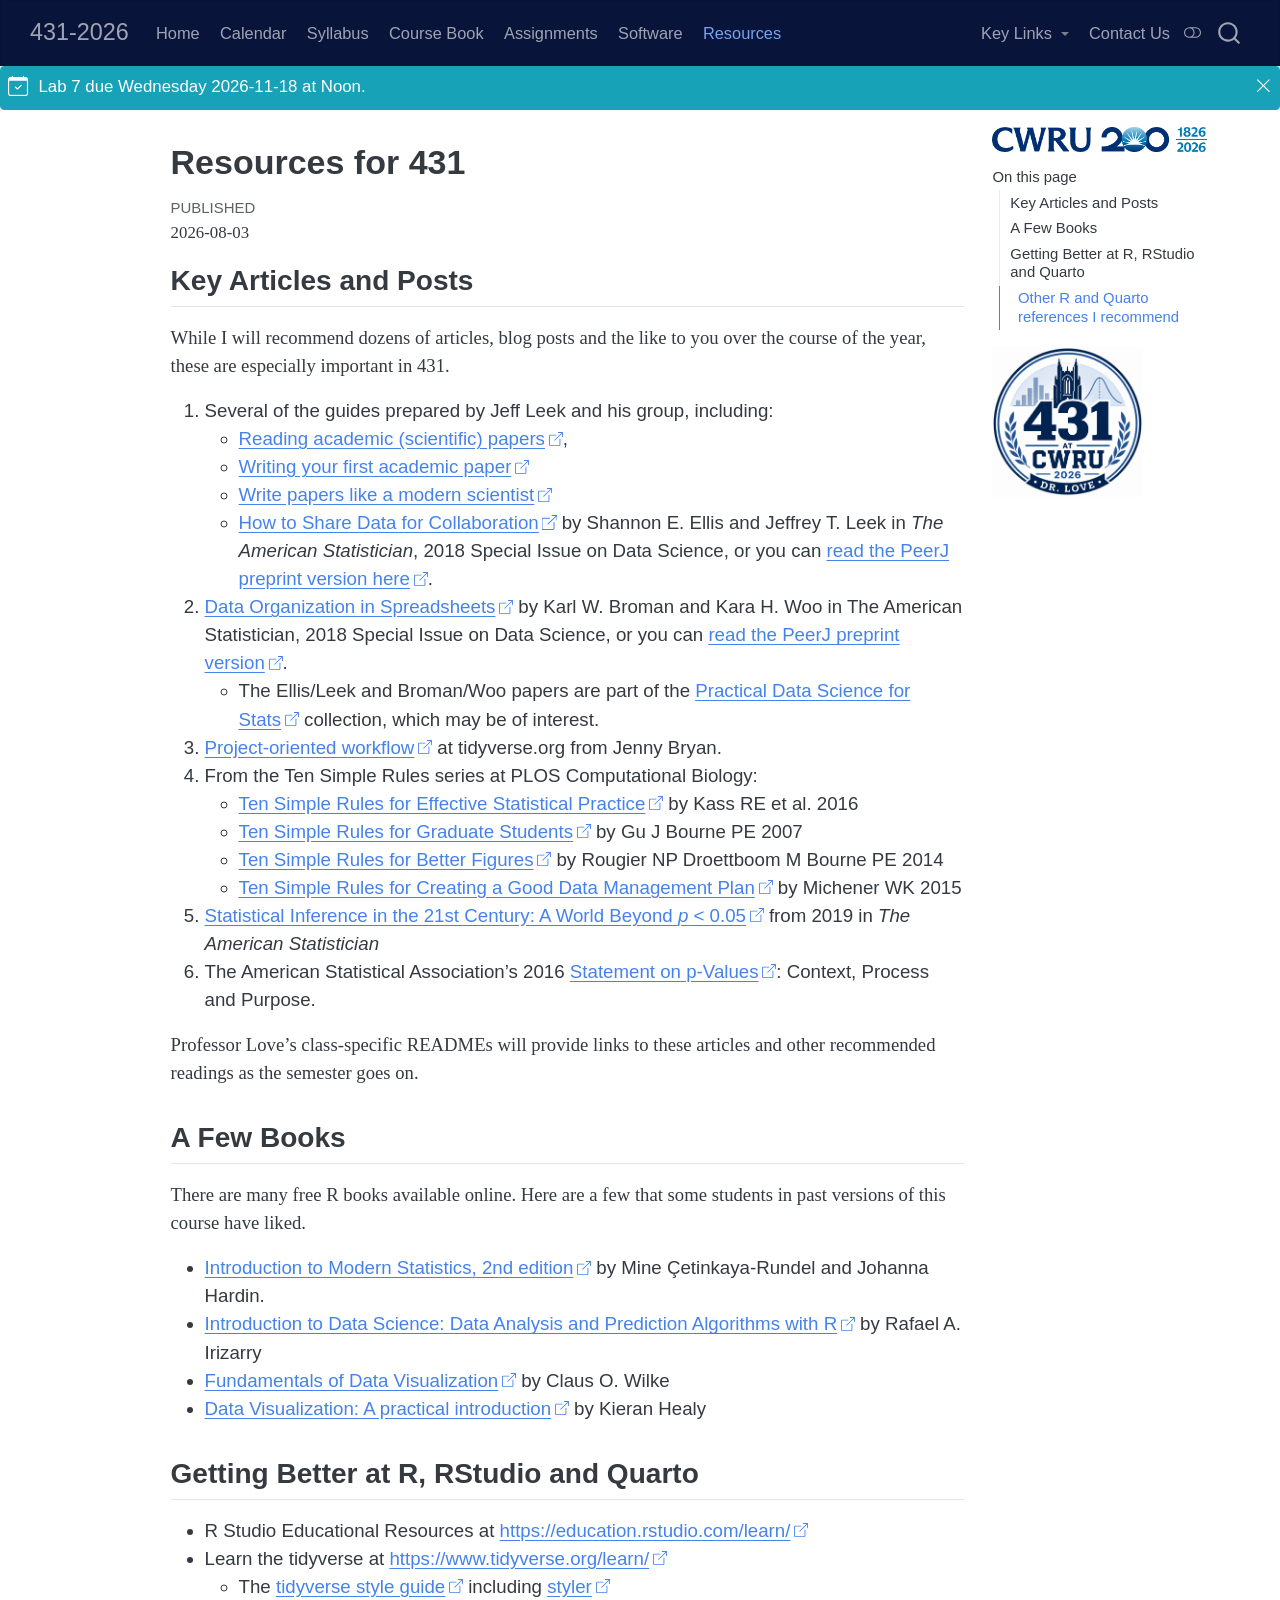
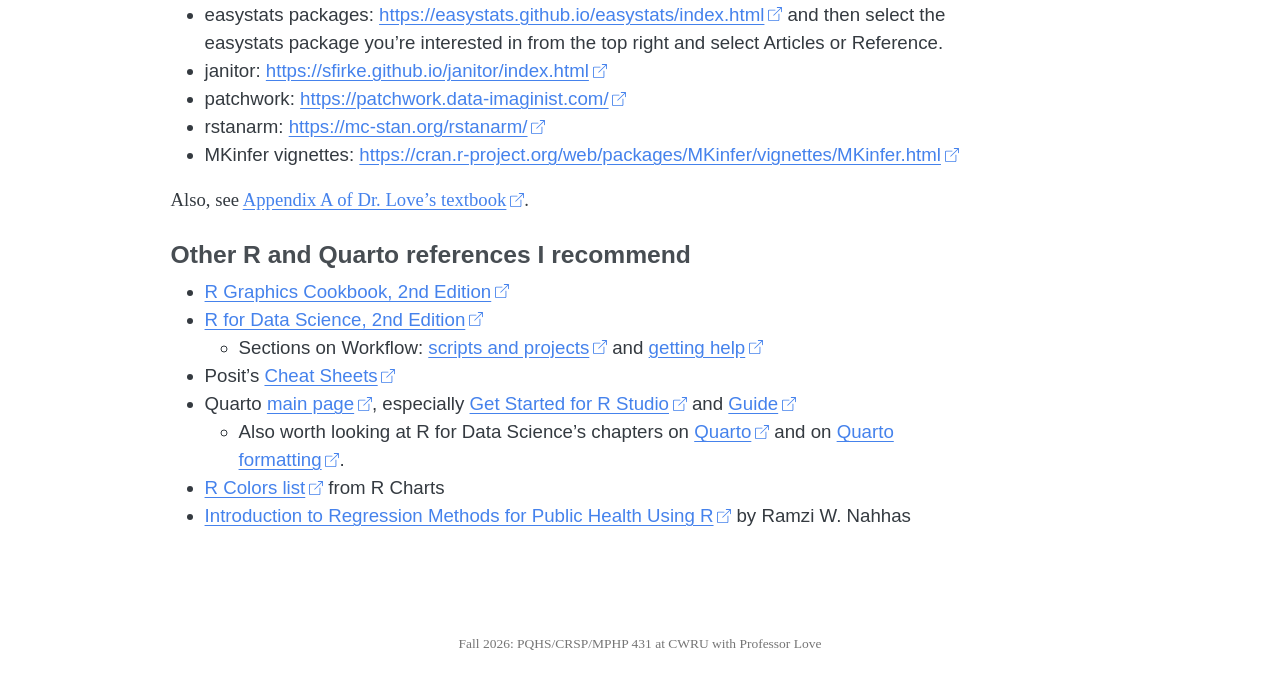
<file: docs/resources.html>
<!DOCTYPE html>
<html xmlns="http://www.w3.org/1999/xhtml" lang="en" xml:lang="en"><head>

<meta charset="utf-8">
<meta name="generator" content="quarto-1.10.19">

<meta name="viewport" content="width=device-width, initial-scale=1.0, user-scalable=yes">

<meta name="dcterms.date" content="2026-08-03">

<title>Resources for 431 – 431-2026</title>
<style>
/* Default styles provided by pandoc.
** See https://pandoc.org/MANUAL.html#variables-for-html for config info.
*/
span.smallcaps{font-variant: small-caps;}
div.columns{display: flex; gap: 1.5em;}
div.column{flex: auto;}
@media screen {
div.columns{gap: min(4vw, 1.5em);}
div.column{overflow-x: auto;}
}
div.hanging-indent{margin-left: 1.5em; text-indent: -1.5em;}
ul.task-list{list-style: none;}
ul.task-list li input[type="checkbox"] {
  width: 0.8em;
  margin: 0 0.8em 0.2em -1em; /* quarto-specific, see https://github.com/quarto-dev/quarto-cli/issues/4556 */ 
  vertical-align: middle;
}
</style>


<script src="site_libs/quarto-nav/quarto-nav.js"></script>
<script src="site_libs/quarto-nav/headroom.min.js"></script>
<script src="site_libs/clipboard/clipboard.min.js"></script>
<script src="site_libs/quarto-search/autocomplete.umd.js"></script>
<script src="site_libs/quarto-search/fuse.min.js"></script>
<script src="site_libs/quarto-search/quarto-search.js"></script>
<meta name="quarto:offset" content="./">
<script src="site_libs/quarto-html/quarto.js" type="module"></script>
<script src="site_libs/quarto-html/tabsets/tabsets.js" type="module"></script>
<script src="site_libs/quarto-html/popper.min.js"></script>
<script src="site_libs/quarto-html/tippy.umd.min.js"></script>
<script src="site_libs/quarto-html/anchor.min.js"></script>
<link href="site_libs/quarto-html/tippy.css" rel="stylesheet">
<link href="site_libs/quarto-html/quarto-syntax-highlighting-bf27225e3a48a9273f3daa8f8e829971.css" rel="stylesheet" class="quarto-color-scheme" id="quarto-text-highlighting-styles">
<link href="site_libs/quarto-html/quarto-syntax-highlighting-dark-b626d73c4c936ccc3cb08be7d45d1df6.css" rel="stylesheet" class="quarto-color-scheme quarto-color-alternate" id="quarto-text-highlighting-styles">
<link href="site_libs/quarto-html/quarto-syntax-highlighting-bf27225e3a48a9273f3daa8f8e829971.css" rel="stylesheet" class="quarto-color-scheme-extra" id="quarto-text-highlighting-styles">
<script src="site_libs/bootstrap/bootstrap.min.js"></script>
<link href="site_libs/bootstrap/bootstrap-icons.css" rel="stylesheet">
<link href="site_libs/bootstrap/bootstrap-81258d4e15bf9feab7965728bfed0ae7.min.css" rel="stylesheet" append-hash="true" class="quarto-color-scheme" id="quarto-bootstrap" data-mode="light">
<link href="site_libs/bootstrap/bootstrap-dark-3ed7c67c77e349a4fb12baedd5c13633.min.css" rel="stylesheet" append-hash="true" class="quarto-color-scheme quarto-color-alternate" id="quarto-bootstrap" data-mode="dark">
<link href="site_libs/bootstrap/bootstrap-81258d4e15bf9feab7965728bfed0ae7.min.css" rel="stylesheet" append-hash="true" class="quarto-color-scheme-extra" id="quarto-bootstrap" data-mode="light">
<script id="quarto-search-options" type="application/json">{
  "location": "navbar",
  "copy-button": false,
  "collapse-after": 3,
  "panel-placement": "end",
  "type": "overlay",
  "limit": 50,
  "keyboard-shortcut": [
    "f",
    "/",
    "s"
  ],
  "show-item-context": false,
  "language": {
    "search-no-results-text": "No results",
    "search-matching-documents-text": "matching documents",
    "search-copy-link-title": "Copy link to search",
    "search-hide-matches-text": "Hide additional matches",
    "search-more-match-text": "more match in this document",
    "search-more-matches-text": "more matches in this document",
    "search-clear-button-title": "Clear",
    "search-text-placeholder": "",
    "search-detached-cancel-button-title": "Cancel",
    "search-submit-button-title": "Submit",
    "search-label": "Search"
  }
}</script>


</head>

<body class="nav-fixed quarto-light"><script id="quarto-html-before-body" type="application/javascript">
    const toggleBodyColorMode = (bsSheetEl) => {
      const mode = bsSheetEl.getAttribute("data-mode");
      const bodyEl = window.document.querySelector("body");
      if (mode === "dark") {
        bodyEl.classList.add("quarto-dark");
        bodyEl.classList.remove("quarto-light");
      } else {
        bodyEl.classList.add("quarto-light");
        bodyEl.classList.remove("quarto-dark");
      }
    }
    const toggleBodyColorPrimary = () => {
      const bsSheetEl = window.document.querySelector("link#quarto-bootstrap:not([rel=disabled-stylesheet])");
      if (bsSheetEl) {
        toggleBodyColorMode(bsSheetEl);
      }
    }
    const setColorSchemeToggle = (alternate) => {
      const toggles = window.document.querySelectorAll('.quarto-color-scheme-toggle');
      for (let i=0; i < toggles.length; i++) {
        const toggle = toggles[i];
        if (toggle) {
          if (alternate) {
            toggle.classList.add("alternate");
          } else {
            toggle.classList.remove("alternate");
          }
        }
      }
    };
    const toggleColorMode = (alternate) => {
      // Switch the stylesheets
      const primaryStylesheets = window.document.querySelectorAll('link.quarto-color-scheme:not(.quarto-color-alternate)');
      const alternateStylesheets = window.document.querySelectorAll('link.quarto-color-scheme.quarto-color-alternate');
      manageTransitions('#quarto-margin-sidebar .nav-link', false);
      if (alternate) {
        // note: dark is layered on light, we don't disable primary!
        enableStylesheet(alternateStylesheets);
        for (const sheetNode of alternateStylesheets) {
          if (sheetNode.id === "quarto-bootstrap") {
            toggleBodyColorMode(sheetNode);
          }
        }
      } else {
        disableStylesheet(alternateStylesheets);
        enableStylesheet(primaryStylesheets)
        toggleBodyColorPrimary();
      }
      manageTransitions('#quarto-margin-sidebar .nav-link', true);
      // Switch the toggles
      setColorSchemeToggle(alternate)
      // Hack to workaround the fact that safari doesn't
      // properly recolor the scrollbar when toggling (#1455)
      if (navigator.userAgent.indexOf('Safari') > 0 && navigator.userAgent.indexOf('Chrome') == -1) {
        manageTransitions("body", false);
        window.scrollTo(0, 1);
        setTimeout(() => {
          window.scrollTo(0, 0);
          manageTransitions("body", true);
        }, 40);
      }
    }
    const disableStylesheet = (stylesheets) => {
      for (let i=0; i < stylesheets.length; i++) {
        const stylesheet = stylesheets[i];
        stylesheet.rel = 'disabled-stylesheet';
      }
    }
    const enableStylesheet = (stylesheets) => {
      for (let i=0; i < stylesheets.length; i++) {
        const stylesheet = stylesheets[i];
        if(stylesheet.rel !== 'stylesheet') { // for Chrome, which will still FOUC without this check
          stylesheet.rel = 'stylesheet';
        }
      }
    }
    const manageTransitions = (selector, allowTransitions) => {
      const els = window.document.querySelectorAll(selector);
      for (let i=0; i < els.length; i++) {
        const el = els[i];
        if (allowTransitions) {
          el.classList.remove('notransition');
        } else {
          el.classList.add('notransition');
        }
      }
    }
    const isFileUrl = () => {
      return window.location.protocol === 'file:';
    }
    const hasAlternateSentinel = () => {
      let styleSentinel = getColorSchemeSentinel();
      if (styleSentinel !== null) {
        return styleSentinel === "alternate";
      } else {
        return false;
      }
    }
    const setStyleSentinel = (alternate) => {
      const value = alternate ? "alternate" : "default";
      if (!isFileUrl()) {
        window.localStorage.setItem("quarto-color-scheme", value);
      } else {
        localAlternateSentinel = value;
      }
    }
    const getColorSchemeSentinel = () => {
      if (!isFileUrl()) {
        const storageValue = window.localStorage.getItem("quarto-color-scheme");
        return storageValue != null ? storageValue : localAlternateSentinel;
      } else {
        return localAlternateSentinel;
      }
    }
    const toggleGiscusIfUsed = (isAlternate, darkModeDefault) => {
      const baseTheme = document.querySelector('#giscus-base-theme')?.value ?? 'light';
      const alternateTheme = document.querySelector('#giscus-alt-theme')?.value ?? 'dark';
      let newTheme = '';
      if(authorPrefersDark) {
        newTheme = isAlternate ? baseTheme : alternateTheme;
      } else {
        newTheme = isAlternate ? alternateTheme : baseTheme;
      }
      const changeGiscusTheme = () => {
        // From: https://github.com/giscus/giscus/issues/336
        const sendMessage = (message) => {
          const iframe = document.querySelector('iframe.giscus-frame');
          if (!iframe) return;
          iframe.contentWindow.postMessage({ giscus: message }, 'https://giscus.app');
        }
        sendMessage({
          setConfig: {
            theme: newTheme
          }
        });
      }
      const isGiscussLoaded = window.document.querySelector('iframe.giscus-frame') !== null;
      if (isGiscussLoaded) {
        changeGiscusTheme();
      }
    };
    const authorPrefersDark = false;
    const darkModeDefault = authorPrefersDark;
      document.querySelector('link#quarto-text-highlighting-styles.quarto-color-scheme-extra').rel = 'disabled-stylesheet';
      document.querySelector('link#quarto-bootstrap.quarto-color-scheme-extra').rel = 'disabled-stylesheet';
    let localAlternateSentinel = darkModeDefault ? 'alternate' : 'default';
    // Dark / light mode switch
    window.quartoToggleColorScheme = () => {
      // Read the current dark / light value
      let toAlternate = !hasAlternateSentinel();
      toggleColorMode(toAlternate);
      setStyleSentinel(toAlternate);
      toggleGiscusIfUsed(toAlternate, darkModeDefault);
      window.dispatchEvent(new Event('resize'));
    };
    // Switch to dark mode if need be
    if (hasAlternateSentinel()) {
      toggleColorMode(true);
    } else {
      toggleColorMode(false);
    }
  </script>

<div id="quarto-search-results"></div>
  <header id="quarto-header" class="headroom fixed-top">
    <nav class="navbar navbar-expand-lg " data-bs-theme="dark">
      <div class="navbar-container container-fluid">
      <div class="navbar-brand-container mx-auto">
    <a class="navbar-brand" href="./index.html">
    <span class="navbar-title">431-2026</span>
    </a>
  </div>
            <div id="quarto-search" class="" title="Search"></div>
          <button class="navbar-toggler" type="button" data-bs-toggle="collapse" data-bs-target="#navbarCollapse" aria-controls="navbarCollapse" role="menu" aria-expanded="false" aria-label="Toggle navigation" onclick="if (window.quartoToggleHeadroom) { window.quartoToggleHeadroom(); }">
  <span class="navbar-toggler-icon"></span>
</button>
          <div class="collapse navbar-collapse" id="navbarCollapse">
            <ul class="navbar-nav navbar-nav-scroll me-auto">
  <li class="nav-item">
    <a class="nav-link" href="./index.html"> 
<span class="menu-text">Home</span></a>
  </li>  
  <li class="nav-item">
    <a class="nav-link" href="./calendar.html"> 
<span class="menu-text">Calendar</span></a>
  </li>  
  <li class="nav-item">
    <a class="nav-link" href="https://thomaselove.github.io/431-syllabus-2026/"> 
<span class="menu-text">Syllabus</span></a>
  </li>  
  <li class="nav-item">
    <a class="nav-link" href="https://thomaselove.github.io/431-book/"> 
<span class="menu-text">Course Book</span></a>
  </li>  
  <li class="nav-item">
    <a class="nav-link" href="./assignments.html"> 
<span class="menu-text">Assignments</span></a>
  </li>  
  <li class="nav-item">
    <a class="nav-link" href="./software.html"> 
<span class="menu-text">Software</span></a>
  </li>  
  <li class="nav-item">
    <a class="nav-link active" href="./resources.html" aria-current="page"> 
<span class="menu-text">Resources</span></a>
  </li>  
</ul>
            <ul class="navbar-nav navbar-nav-scroll ms-auto">
  <li class="nav-item dropdown ">
    <a class="nav-link dropdown-toggle" href="#" id="nav-menu-key-links" role="link" data-bs-toggle="dropdown" aria-expanded="false">
 <span class="menu-text">Key Links</span>
    </a>
    <ul class="dropdown-menu dropdown-menu-end" aria-labelledby="nav-menu-key-links">    
        <li>
    <a class="dropdown-item" href="https://github.com/THOMASELOVE/431-data">
 <span class="dropdown-text">431-Data page</span></a>
  </li>  
        <li>
    <a class="dropdown-item" href="https://github.com/THOMASELOVE/431-packages">
 <span class="dropdown-text">431 R packages</span></a>
  </li>  
        <li>
    <a class="dropdown-item" href="https://github.com/THOMASELOVE/431-minute-2026">
 <span class="dropdown-text">Minute Papers</span></a>
  </li>  
        <li>
    <a class="dropdown-item" href="https://github.com/THOMASELOVE/431-labs-2026">
 <span class="dropdown-text">Labs</span></a>
  </li>  
        <li>
    <a class="dropdown-item" href="https://thomaselove.github.io/431-projectA-2026/">
 <span class="dropdown-text">Project A</span></a>
  </li>  
        <li>
    <a class="dropdown-item" href="https://thomaselove.github.io/431-projectB-2026/">
 <span class="dropdown-text">Project B</span></a>
  </li>  
        <li>
    <a class="dropdown-item" href="https://github.com/THOMASELOVE/431-quiz-2026">
 <span class="dropdown-text">Quizzes</span></a>
  </li>  
        <li>
    <a class="dropdown-item" href="https://canvas.case.edu">
 <span class="dropdown-text">Canvas</span></a>
  </li>  
        <li>
    <a class="dropdown-item" href="./google.html">
 <span class="dropdown-text">Shared Google Drive</span></a>
  </li>  
    </ul>
  </li>
  <li class="nav-item">
    <a class="nav-link" href="./contact.html"> 
<span class="menu-text">Contact Us</span></a>
  </li>  
</ul>
          </div> <!-- /navcollapse -->
            <div class="quarto-navbar-tools">
  <a href="" class="quarto-color-scheme-toggle quarto-navigation-tool  px-1" onclick="window.quartoToggleColorScheme(); return false;" title="Toggle dark mode"><i class="bi"></i></a>
</div>
      </div> <!-- /container-fluid -->
    </nav>
  <div id="quarto-announcement" data-announcement-id="e660c96272421b62d78f840a32ec59d0" class="alert alert-info hidden"><i class="bi bi-calendar-check quarto-announcement-icon"></i><div class="quarto-announcement-content">
<p>Lab 7 due Wednesday 2026-11-18 at Noon.</p>
</div><i class="bi bi-x-lg quarto-announcement-action"></i></div>
</header>
<!-- content -->
<div id="quarto-content" class="quarto-container page-columns page-rows-contents page-layout-article page-navbar">
<!-- sidebar -->
<!-- margin-sidebar -->
    <div id="quarto-margin-sidebar" class="sidebar margin-sidebar"><div class="quarto-margin-header"><div class="margin-header-item">
<p><img src="./cwru_logo_200.png" class="img-fluid"></p>
</div></div>
        <nav id="TOC" role="doc-toc" class="toc-active">
    <h2 id="toc-title">On this page</h2>
   
  <ul>
  <li><a href="#key-articles-and-posts" id="toc-key-articles-and-posts" class="nav-link active" data-scroll-target="#key-articles-and-posts">Key Articles and Posts</a></li>
  <li><a href="#a-few-books" id="toc-a-few-books" class="nav-link" data-scroll-target="#a-few-books">A Few Books</a></li>
  <li><a href="#getting-better-at-r-rstudio-and-quarto" id="toc-getting-better-at-r-rstudio-and-quarto" class="nav-link" data-scroll-target="#getting-better-at-r-rstudio-and-quarto">Getting Better at R, RStudio and Quarto</a>
  <ul class="collapse">
  <li><a href="#other-r-and-quarto-references-i-recommend" id="toc-other-r-and-quarto-references-i-recommend" class="nav-link" data-scroll-target="#other-r-and-quarto-references-i-recommend">Other R and Quarto references I recommend</a></li>
  </ul></li>
  </ul>
</nav>
    <div class="quarto-margin-footer"><div class="margin-footer-item">
<p><img src="./431_logo_2026.png" class="img-fluid" style="width:70.0%"></p>
</div></div></div>
<!-- main -->
<main class="content" id="quarto-document-content">


<header id="title-block-header" class="quarto-title-block default">
<div class="quarto-title">
<h1 class="title">Resources for 431</h1>
</div>



<div class="quarto-title-meta">

    
    <div>
    <div class="quarto-title-meta-heading">Published</div>
    <div class="quarto-title-meta-contents">
      <p class="date">2026-08-03</p>
    </div>
  </div>
  
    
  </div>
  


</header>


<section id="key-articles-and-posts" class="level2">
<h2 class="anchored" data-anchor-id="key-articles-and-posts">Key Articles and Posts</h2>
<p>While I will recommend dozens of articles, blog posts and the like to you over the course of the year, these are especially important in 431.</p>
<ol type="1">
<li>Several of the guides prepared by Jeff Leek and his group, including:
<ul>
<li><a href="https://github.com/jtleek/readingpapers">Reading academic (scientific) papers</a>,</li>
<li><a href="https://github.com/jtleek/firstpaper">Writing your first academic paper</a></li>
<li><a href="https://simplystatistics.org/posts/2016-04-21-writing/">Write papers like a modern scientist</a></li>
<li><a href="https://www.tandfonline.com/doi/abs/10.1080/00031305.2017.1375987">How to Share Data for Collaboration</a> by Shannon E. Ellis and Jeffrey T. Leek in <em>The American Statistician</em>, 2018 Special Issue on Data Science, or you can <a href="https://peerj.com/preprints/3139/">read the PeerJ preprint version here</a>.</li>
</ul></li>
<li><a href="https://www.tandfonline.com/doi/full/10.1080/00031305.2017.1375989">Data Organization in Spreadsheets</a> by Karl W. Broman and Kara H. Woo in The American Statistician, 2018 Special Issue on Data Science, or you can <a href="https://peerj.com/preprints/3183/">read the PeerJ preprint version</a>.
<ul>
<li>The Ellis/Leek and Broman/Woo papers are part of the <a href="https://peerj.com/collections/50-practicaldatascistats/">Practical Data Science for Stats</a> collection, which may be of interest.</li>
</ul></li>
<li><a href="https://tidyverse.org/blog/2017/12/workflow-vs-script/">Project-oriented workflow</a> at tidyverse.org from Jenny Bryan.</li>
<li>From the Ten Simple Rules series at PLOS Computational Biology:
<ul>
<li><a href="http://journals.plos.org/ploscompbiol/article?id=10.1371%2Fjournal.pcbi.1004961">Ten Simple Rules for Effective Statistical Practice</a> by Kass RE et al.&nbsp;2016</li>
<li><a href="http://journals.plos.org/ploscompbiol/article?id=10.1371/journal.pcbi.0030229">Ten Simple Rules for Graduate Students</a> by Gu J Bourne PE 2007</li>
<li><a href="http://journals.plos.org/ploscompbiol/article?id=10.1371/journal.pcbi.1003833">Ten Simple Rules for Better Figures</a> by Rougier NP Droettboom M Bourne PE 2014</li>
<li><a href="http://journals.plos.org/ploscompbiol/article?id=10.1371/journal.pcbi.1004525">Ten Simple Rules for Creating a Good Data Management Plan</a> by Michener WK 2015</li>
</ul></li>
<li><a href="https://amstat.tandfonline.com/toc/utas20/73/sup1">Statistical Inference in the 21st Century: A World Beyond <em>p</em> &lt; 0.05</a> from 2019 in <em>The American Statistician</em></li>
<li>The American Statistical Association’s 2016 <a href="http://amstat.tandfonline.com/doi/full/10.1080/00031305.2016.1154108">Statement on p-Values</a>: Context, Process and Purpose.</li>
</ol>
<p>Professor Love’s class-specific READMEs will provide links to these articles and other recommended readings as the semester goes on.</p>
</section>
<section id="a-few-books" class="level2">
<h2 class="anchored" data-anchor-id="a-few-books">A Few Books</h2>
<p>There are many free R books available online. Here are a few that some students in past versions of this course have liked.</p>
<ul>
<li><a href="https://openintro-ims.netlify.app/">Introduction to Modern Statistics, 2nd edition</a> by Mine Çetinkaya-Rundel and Johanna Hardin.</li>
<li><a href="http://rafalab.dfci.harvard.edu/dsbook/">Introduction to Data Science: Data Analysis and Prediction Algorithms with R</a> by Rafael A. Irizarry</li>
<li><a href="https://clauswilke.com/dataviz/">Fundamentals of Data Visualization</a> by Claus O. Wilke</li>
<li><a href="https://socviz.co/">Data Visualization: A practical introduction</a> by Kieran Healy</li>
</ul>
</section>
<section id="getting-better-at-r-rstudio-and-quarto" class="level2">
<h2 class="anchored" data-anchor-id="getting-better-at-r-rstudio-and-quarto">Getting Better at R, RStudio and Quarto</h2>
<ul>
<li>R Studio Educational Resources at <a href="https://education.rstudio.com/learn/" class="uri">https://education.rstudio.com/learn/</a></li>
<li>Learn the tidyverse at <a href="https://www.tidyverse.org/learn/" class="uri">https://www.tidyverse.org/learn/</a>
<ul>
<li>The <a href="https://style.tidyverse.org/">tidyverse style guide</a> including <a href="https://styler.r-lib.org/">styler</a></li>
</ul></li>
<li>easystats packages: <a href="https://easystats.github.io/easystats/index.html" class="uri">https://easystats.github.io/easystats/index.html</a> and then select the easystats package you’re interested in from the top right and select Articles or Reference.</li>
<li>janitor: <a href="https://sfirke.github.io/janitor/index.html" class="uri">https://sfirke.github.io/janitor/index.html</a></li>
<li>patchwork: <a href="https://patchwork.data-imaginist.com/" class="uri">https://patchwork.data-imaginist.com/</a></li>
<li>rstanarm: <a href="https://mc-stan.org/rstanarm/" class="uri">https://mc-stan.org/rstanarm/</a></li>
<li>MKinfer vignettes: <a href="https://cran.r-project.org/web/packages/MKinfer/vignettes/MKinfer.html" class="uri">https://cran.r-project.org/web/packages/MKinfer/vignettes/MKinfer.html</a></li>
</ul>
<p>Also, see <a href="https://thomaselove.github.io/431-book/package_info.html">Appendix A of Dr.&nbsp;Love’s textbook</a>.</p>
<section id="other-r-and-quarto-references-i-recommend" class="level3">
<h3 class="anchored" data-anchor-id="other-r-and-quarto-references-i-recommend">Other R and Quarto references I recommend</h3>
<ul>
<li><a href="https://r-graphics.org/">R Graphics Cookbook, 2nd Edition</a></li>
<li><a href="https://r4ds.hadley.nz/">R for Data Science, 2nd Edition</a>
<ul>
<li>Sections on Workflow: <a href="https://r4ds.hadley.nz/workflow-scripts">scripts and projects</a> and <a href="https://r4ds.hadley.nz/workflow-help">getting help</a></li>
</ul></li>
<li>Posit’s <a href="https://rstudio.github.io/cheatsheets/">Cheat Sheets</a></li>
<li>Quarto <a href="https://quarto.org/">main page</a>, especially <a href="https://quarto.org/docs/get-started/hello/rstudio.html">Get Started for R Studio</a> and <a href="https://quarto.org/docs/guide/https://quarto.org/docs/guide/">Guide</a>
<ul>
<li>Also worth looking at R for Data Science’s chapters on <a href="https://r4ds.hadley.nz/quarto">Quarto</a> and on <a href="https://r4ds.hadley.nz/quarto-formats">Quarto formatting</a>.</li>
</ul></li>
<li><a href="https://r-charts.com/colors/">R Colors list</a> from R Charts</li>
<li><a href="https://bookdown.org/rwnahhas/RMPH/">Introduction to Regression Methods for Public Health Using R</a> by Ramzi W. Nahhas</li>
</ul>


</section>
</section>

</main> <!-- /main -->
<script id="quarto-html-after-body" type="application/javascript">
  window.document.addEventListener("DOMContentLoaded", function (event) {
    // Ensure there is a toggle, if there isn't float one in the top right
    if (window.document.querySelector('.quarto-color-scheme-toggle') === null) {
      const a = window.document.createElement('a');
      a.classList.add('top-right');
      a.classList.add('quarto-color-scheme-toggle');
      a.href = "";
      a.onclick = function() { try { window.quartoToggleColorScheme(); } catch {} return false; };
      const i = window.document.createElement("i");
      i.classList.add('bi');
      a.appendChild(i);
      window.document.body.appendChild(a);
    }
    setColorSchemeToggle(hasAlternateSentinel())
    const icon = "";
    const anchorJS = new window.AnchorJS();
    anchorJS.options = {
      placement: 'right',
      icon: icon
    };
    anchorJS.add('.anchored');
    const isCodeAnnotation = (el) => {
      for (const clz of el.classList) {
        if (clz.startsWith('code-annotation-')) {                     
          return true;
        }
      }
      return false;
    }
    const onCopySuccess = function(e) {
      // button target
      const button = e.trigger;
      // don't keep focus
      button.blur();
      // flash "checked"
      button.classList.add('code-copy-button-checked');
      var currentTitle = button.getAttribute("title");
      button.setAttribute("title", "Copied!");
      let tooltip;
      if (window.bootstrap) {
        button.setAttribute("data-bs-toggle", "tooltip");
        button.setAttribute("data-bs-placement", "left");
        button.setAttribute("data-bs-title", "Copied!");
        tooltip = new bootstrap.Tooltip(button, 
          { trigger: "manual", 
            customClass: "code-copy-button-tooltip",
            offset: [0, -8]});
        tooltip.show();    
      }
      setTimeout(function() {
        if (tooltip) {
          tooltip.hide();
          button.removeAttribute("data-bs-title");
          button.removeAttribute("data-bs-toggle");
          button.removeAttribute("data-bs-placement");
        }
        button.setAttribute("title", currentTitle);
        button.classList.remove('code-copy-button-checked');
      }, 1000);
      // clear code selection
      e.clearSelection();
    }
    const getTextToCopy = function(trigger) {
      const outerScaffold = trigger.parentElement.cloneNode(true);
      const codeEl = outerScaffold.querySelector('code');
      for (const childEl of codeEl.children) {
        if (isCodeAnnotation(childEl)) {
          childEl.remove();
        }
      }
      return codeEl.innerText;
    }
    const clipboard = new window.ClipboardJS('.code-copy-button:not([data-in-quarto-modal])', {
      text: getTextToCopy
    });
    clipboard.on('success', onCopySuccess);
    if (window.document.getElementById('quarto-embedded-source-code-modal')) {
      const clipboardModal = new window.ClipboardJS('.code-copy-button[data-in-quarto-modal]', {
        text: getTextToCopy,
        container: window.document.getElementById('quarto-embedded-source-code-modal')
      });
      clipboardModal.on('success', onCopySuccess);
    }
      var localhostRegex = new RegExp(/^(?:http|https):\/\/localhost\:?[0-9]*\//);
      var mailtoRegex = new RegExp(/^mailto:/);
        var filterRegex = new RegExp('/' + window.location.host + '/');
      var isInternal = (href) => {
          return filterRegex.test(href) || localhostRegex.test(href) || mailtoRegex.test(href);
      }
      // Inspect non-navigation links and adorn them if external
     var links = window.document.querySelectorAll('a[href]:not(.nav-link):not(.navbar-brand):not(.toc-action):not(.sidebar-link):not(.sidebar-item-toggle):not(.pagination-link):not(.no-external):not([aria-hidden]):not(.dropdown-item):not(.quarto-navigation-tool):not(.about-link)');
      for (var i=0; i<links.length; i++) {
        const link = links[i];
        if (!isInternal(link.href)) {
          // undo the damage that might have been done by quarto-nav.js in the case of
          // links that we want to consider external
          if (link.dataset.originalHref !== undefined) {
            link.href = link.dataset.originalHref;
          }
            // target, if specified
            link.setAttribute("target", "_blank");
            if (link.getAttribute("rel") === null) {
              link.setAttribute("rel", "noopener");
            }
            // default icon
            link.classList.add("external");
        }
      }
    function tippyHover(el, contentFn, onTriggerFn, onUntriggerFn) {
      const config = {
        allowHTML: true,
        maxWidth: 500,
        delay: 100,
        arrow: false,
        appendTo: function(el) {
            return el.parentElement;
        },
        interactive: true,
        interactiveBorder: 10,
        theme: 'quarto',
        placement: 'bottom-start',
      };
      if (contentFn) {
        config.content = contentFn;
      }
      if (onTriggerFn) {
        config.onTrigger = onTriggerFn;
      }
      if (onUntriggerFn) {
        config.onUntrigger = onUntriggerFn;
      }
      window.tippy(el, config); 
    }
    const noterefs = window.document.querySelectorAll('a[role="doc-noteref"]');
    for (var i=0; i<noterefs.length; i++) {
      const ref = noterefs[i];
      tippyHover(ref, function() {
        // use id or data attribute instead here
        let href = ref.getAttribute('data-footnote-href') || ref.getAttribute('href');
        try { href = new URL(href).hash; } catch {}
        const id = href.replace(/^#\/?/, "");
        const note = window.document.getElementById(id);
        if (note) {
          return note.innerHTML;
        } else {
          return "";
        }
      });
    }
    const xrefs = window.document.querySelectorAll('a.quarto-xref');
    const processXRef = (id, note) => {
      // Strip column container classes
      const stripColumnClz = (el) => {
        el.classList.remove("page-full", "page-columns");
        if (el.children) {
          for (const child of el.children) {
            stripColumnClz(child);
          }
        }
      }
      stripColumnClz(note)
      if (id === null || id.startsWith('sec-')) {
        // Special case sections, only their first couple elements
        const container = document.createElement("div");
        if (note.children && note.children.length > 2) {
          container.appendChild(note.children[0].cloneNode(true));
          for (let i = 1; i < note.children.length; i++) {
            const child = note.children[i];
            if (child.tagName === "P" && child.innerText === "") {
              continue;
            } else {
              container.appendChild(child.cloneNode(true));
              break;
            }
          }
          if (window.Quarto?.typesetMath) {
            window.Quarto.typesetMath(container);
          }
          return container.innerHTML
        } else {
          if (window.Quarto?.typesetMath) {
            window.Quarto.typesetMath(note);
          }
          return note.innerHTML;
        }
      } else {
        // Remove any anchor links if they are present
        const anchorLink = note.querySelector('a.anchorjs-link');
        if (anchorLink) {
          anchorLink.remove();
        }
        if (window.Quarto?.typesetMath) {
          window.Quarto.typesetMath(note);
        }
        if (note.classList.contains("callout")) {
          return note.outerHTML;
        } else {
          return note.innerHTML;
        }
      }
    }
    for (var i=0; i<xrefs.length; i++) {
      const xref = xrefs[i];
      tippyHover(xref, undefined, function(instance) {
        instance.disable();
        let url = xref.getAttribute('href');
        let hash = undefined; 
        if (url.startsWith('#')) {
          hash = url;
        } else {
          try { hash = new URL(url).hash; } catch {}
        }
        if (hash) {
          const id = hash.replace(/^#\/?/, "");
          const note = window.document.getElementById(id);
          if (note !== null) {
            try {
              const html = processXRef(id, note.cloneNode(true));
              instance.setContent(html);
            } finally {
              instance.enable();
              instance.show();
            }
          } else {
            // See if we can fetch this
            fetch(url.split('#')[0])
            .then(res => res.text())
            .then(html => {
              const parser = new DOMParser();
              const htmlDoc = parser.parseFromString(html, "text/html");
              const note = htmlDoc.getElementById(id);
              if (note !== null) {
                const html = processXRef(id, note);
                instance.setContent(html);
              } 
            }).finally(() => {
              instance.enable();
              instance.show();
            });
          }
        } else {
          // See if we can fetch a full url (with no hash to target)
          // This is a special case and we should probably do some content thinning / targeting
          fetch(url)
          .then(res => res.text())
          .then(html => {
            const parser = new DOMParser();
            const htmlDoc = parser.parseFromString(html, "text/html");
            const note = htmlDoc.querySelector('main.content');
            if (note !== null) {
              // This should only happen for chapter cross references
              // (since there is no id in the URL)
              // remove the first header
              if (note.children.length > 0 && note.children[0].tagName === "HEADER") {
                note.children[0].remove();
              }
              const html = processXRef(null, note);
              instance.setContent(html);
            } 
          }).finally(() => {
            instance.enable();
            instance.show();
          });
        }
      }, function(instance) {
      });
    }
        let selectedAnnoteEl;
        const selectorForAnnotation = ( cell, annotation) => {
          let cellAttr = 'data-code-cell="' + cell + '"';
          let lineAttr = 'data-code-annotation="' +  annotation + '"';
          const selector = 'span[' + cellAttr + '][' + lineAttr + ']';
          return selector;
        }
        const selectCodeLines = (annoteEl) => {
          const doc = window.document;
          const targetCell = annoteEl.getAttribute("data-target-cell");
          const targetAnnotation = annoteEl.getAttribute("data-target-annotation");
          const annoteSpan = window.document.querySelector(selectorForAnnotation(targetCell, targetAnnotation));
          const lines = annoteSpan.getAttribute("data-code-lines").split(",");
          const lineIds = lines.map((line) => {
            return targetCell + "-" + line;
          })
          let top = null;
          let height = null;
          let parent = null;
          if (lineIds.length > 0) {
              //compute the position of the single el (top and bottom and make a div)
              const el = window.document.getElementById(lineIds[0]);
              top = el.offsetTop;
              height = el.offsetHeight;
              parent = el.parentElement.parentElement;
            if (lineIds.length > 1) {
              const lastEl = window.document.getElementById(lineIds[lineIds.length - 1]);
              const bottom = lastEl.offsetTop + lastEl.offsetHeight;
              height = bottom - top;
            }
            if (top !== null && height !== null && parent !== null) {
              // cook up a div (if necessary) and position it 
              let div = window.document.getElementById("code-annotation-line-highlight");
              if (div === null) {
                div = window.document.createElement("div");
                div.setAttribute("id", "code-annotation-line-highlight");
                div.style.position = 'absolute';
                parent.appendChild(div);
              }
              div.style.top = top - 2 + "px";
              div.style.height = height + 4 + "px";
              div.style.left = 0;
              let gutterDiv = window.document.getElementById("code-annotation-line-highlight-gutter");
              if (gutterDiv === null) {
                gutterDiv = window.document.createElement("div");
                gutterDiv.setAttribute("id", "code-annotation-line-highlight-gutter");
                gutterDiv.style.position = 'absolute';
                const codeCell = window.document.getElementById(targetCell);
                const gutter = codeCell.querySelector('.code-annotation-gutter');
                gutter.appendChild(gutterDiv);
              }
              gutterDiv.style.top = top - 2 + "px";
              gutterDiv.style.height = height + 4 + "px";
            }
            selectedAnnoteEl = annoteEl;
          }
        };
        const unselectCodeLines = () => {
          const elementsIds = ["code-annotation-line-highlight", "code-annotation-line-highlight-gutter"];
          elementsIds.forEach((elId) => {
            const div = window.document.getElementById(elId);
            if (div) {
              div.remove();
            }
          });
          selectedAnnoteEl = undefined;
        };
          // Handle positioning of the toggle
      window.addEventListener(
        "resize",
        throttle(() => {
          elRect = undefined;
          if (selectedAnnoteEl) {
            selectCodeLines(selectedAnnoteEl);
          }
        }, 10)
      );
      function throttle(fn, ms) {
      let throttle = false;
      let timer;
        return (...args) => {
          if(!throttle) { // first call gets through
              fn.apply(this, args);
              throttle = true;
          } else { // all the others get throttled
              if(timer) clearTimeout(timer); // cancel #2
              timer = setTimeout(() => {
                fn.apply(this, args);
                timer = throttle = false;
              }, ms);
          }
        };
      }
        // Attach click handler to the DT
        const annoteDls = window.document.querySelectorAll('dt[data-target-cell]');
        for (const annoteDlNode of annoteDls) {
          annoteDlNode.addEventListener('click', (event) => {
            const clickedEl = event.target;
            if (clickedEl !== selectedAnnoteEl) {
              unselectCodeLines();
              const activeEl = window.document.querySelector('dt[data-target-cell].code-annotation-active');
              if (activeEl) {
                activeEl.classList.remove('code-annotation-active');
              }
              selectCodeLines(clickedEl);
              clickedEl.classList.add('code-annotation-active');
            } else {
              // Unselect the line
              unselectCodeLines();
              clickedEl.classList.remove('code-annotation-active');
            }
          });
        }
    const findCites = (el) => {
      const parentEl = el.parentElement;
      if (parentEl) {
        const cites = parentEl.dataset.cites;
        if (cites) {
          return {
            el,
            cites: cites.split(' ')
          };
        } else {
          return findCites(el.parentElement)
        }
      } else {
        return undefined;
      }
    };
    var bibliorefs = window.document.querySelectorAll('a[role="doc-biblioref"]');
    for (var i=0; i<bibliorefs.length; i++) {
      const ref = bibliorefs[i];
      const citeInfo = findCites(ref);
      if (citeInfo) {
        tippyHover(citeInfo.el, function() {
          var popup = window.document.createElement('div');
          citeInfo.cites.forEach(function(cite) {
            var citeDiv = window.document.createElement('div');
            citeDiv.classList.add('hanging-indent');
            citeDiv.classList.add('csl-entry');
            var biblioDiv = window.document.getElementById('ref-' + cite);
            if (biblioDiv) {
              citeDiv.innerHTML = biblioDiv.innerHTML;
            }
            popup.appendChild(citeDiv);
          });
          return popup.innerHTML;
        });
      }
    }
  });
  </script>
</div> <!-- /content -->
<footer class="footer">
  <div class="nav-footer">
    <div class="nav-footer-left">
      &nbsp;
    </div>   
    <div class="nav-footer-center">
<p>Fall 2026: PQHS/CRSP/MPHP 431 at CWRU with Professor Love</p>
</div>
    <div class="nav-footer-right">
      &nbsp;
    </div>
  </div>
</footer>




</body></html>
</file>
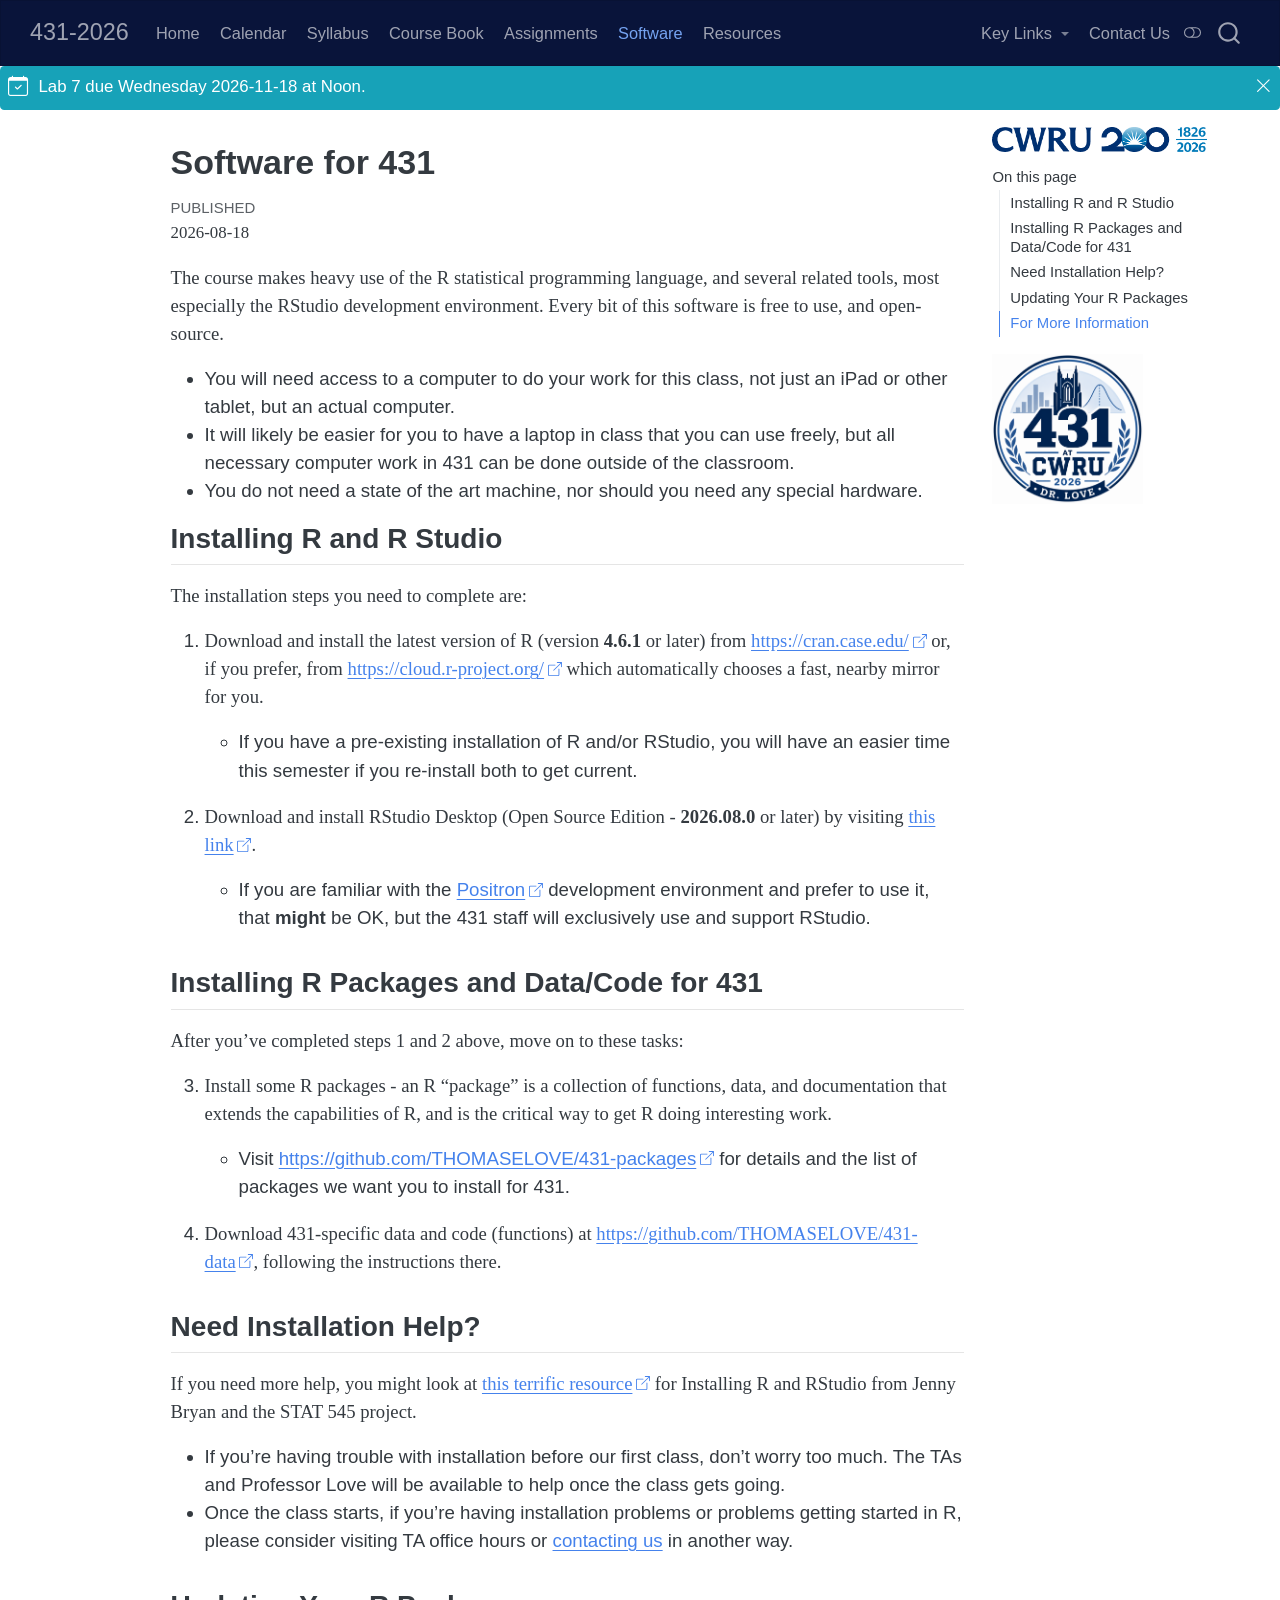
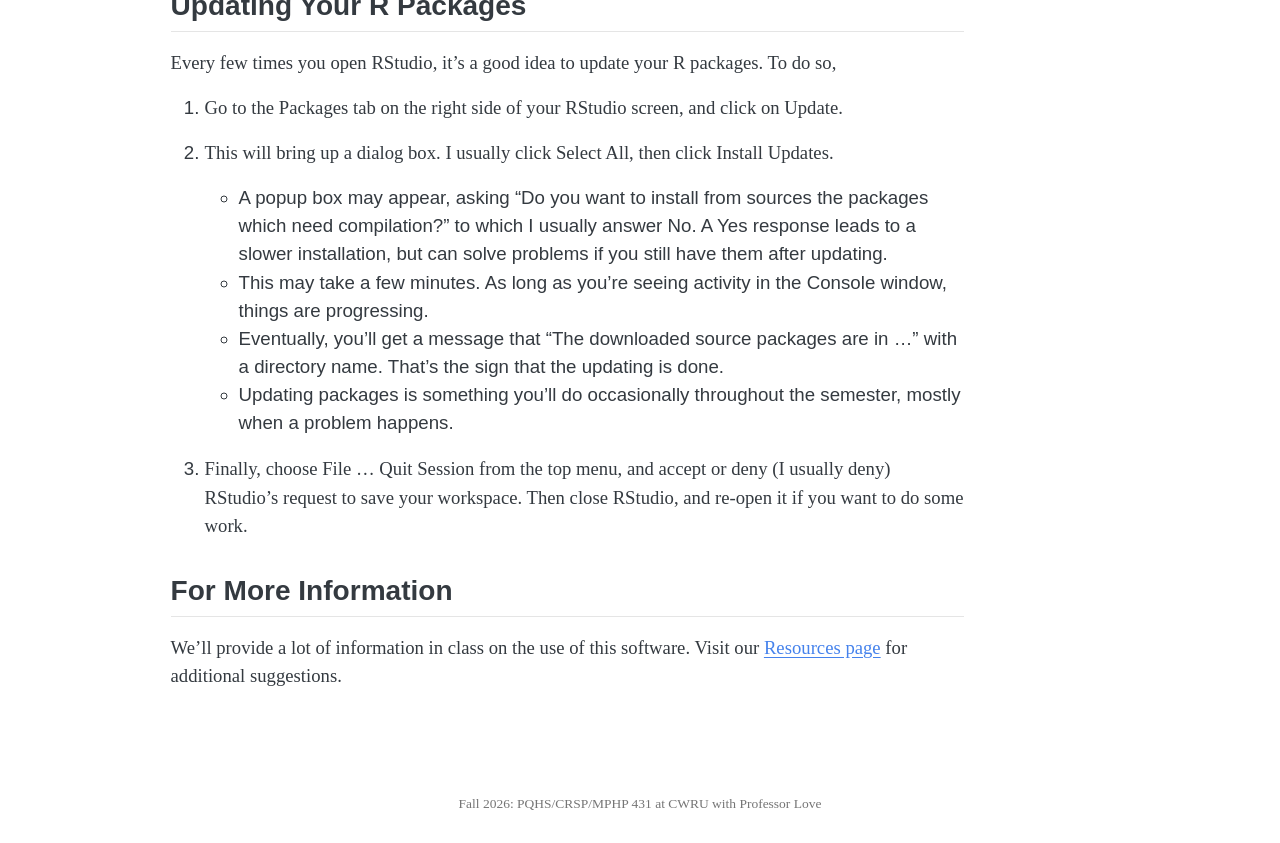
<file: docs/software.html>
<!DOCTYPE html>
<html xmlns="http://www.w3.org/1999/xhtml" lang="en" xml:lang="en"><head>

<meta charset="utf-8">
<meta name="generator" content="quarto-1.10.19">

<meta name="viewport" content="width=device-width, initial-scale=1.0, user-scalable=yes">

<meta name="dcterms.date" content="2026-08-18">

<title>Software for 431 – 431-2026</title>
<style>
/* Default styles provided by pandoc.
** See https://pandoc.org/MANUAL.html#variables-for-html for config info.
*/
span.smallcaps{font-variant: small-caps;}
div.columns{display: flex; gap: 1.5em;}
div.column{flex: auto;}
@media screen {
div.columns{gap: min(4vw, 1.5em);}
div.column{overflow-x: auto;}
}
div.hanging-indent{margin-left: 1.5em; text-indent: -1.5em;}
ul.task-list{list-style: none;}
ul.task-list li input[type="checkbox"] {
  width: 0.8em;
  margin: 0 0.8em 0.2em -1em; /* quarto-specific, see https://github.com/quarto-dev/quarto-cli/issues/4556 */ 
  vertical-align: middle;
}
</style>


<script src="site_libs/quarto-nav/quarto-nav.js"></script>
<script src="site_libs/quarto-nav/headroom.min.js"></script>
<script src="site_libs/clipboard/clipboard.min.js"></script>
<script src="site_libs/quarto-search/autocomplete.umd.js"></script>
<script src="site_libs/quarto-search/fuse.min.js"></script>
<script src="site_libs/quarto-search/quarto-search.js"></script>
<meta name="quarto:offset" content="./">
<script src="site_libs/quarto-html/quarto.js" type="module"></script>
<script src="site_libs/quarto-html/tabsets/tabsets.js" type="module"></script>
<script src="site_libs/quarto-html/popper.min.js"></script>
<script src="site_libs/quarto-html/tippy.umd.min.js"></script>
<script src="site_libs/quarto-html/anchor.min.js"></script>
<link href="site_libs/quarto-html/tippy.css" rel="stylesheet">
<link href="site_libs/quarto-html/quarto-syntax-highlighting-bf27225e3a48a9273f3daa8f8e829971.css" rel="stylesheet" class="quarto-color-scheme" id="quarto-text-highlighting-styles">
<link href="site_libs/quarto-html/quarto-syntax-highlighting-dark-b626d73c4c936ccc3cb08be7d45d1df6.css" rel="stylesheet" class="quarto-color-scheme quarto-color-alternate" id="quarto-text-highlighting-styles">
<link href="site_libs/quarto-html/quarto-syntax-highlighting-bf27225e3a48a9273f3daa8f8e829971.css" rel="stylesheet" class="quarto-color-scheme-extra" id="quarto-text-highlighting-styles">
<script src="site_libs/bootstrap/bootstrap.min.js"></script>
<link href="site_libs/bootstrap/bootstrap-icons.css" rel="stylesheet">
<link href="site_libs/bootstrap/bootstrap-81258d4e15bf9feab7965728bfed0ae7.min.css" rel="stylesheet" append-hash="true" class="quarto-color-scheme" id="quarto-bootstrap" data-mode="light">
<link href="site_libs/bootstrap/bootstrap-dark-3ed7c67c77e349a4fb12baedd5c13633.min.css" rel="stylesheet" append-hash="true" class="quarto-color-scheme quarto-color-alternate" id="quarto-bootstrap" data-mode="dark">
<link href="site_libs/bootstrap/bootstrap-81258d4e15bf9feab7965728bfed0ae7.min.css" rel="stylesheet" append-hash="true" class="quarto-color-scheme-extra" id="quarto-bootstrap" data-mode="light">
<script id="quarto-search-options" type="application/json">{
  "location": "navbar",
  "copy-button": false,
  "collapse-after": 3,
  "panel-placement": "end",
  "type": "overlay",
  "limit": 50,
  "keyboard-shortcut": [
    "f",
    "/",
    "s"
  ],
  "show-item-context": false,
  "language": {
    "search-no-results-text": "No results",
    "search-matching-documents-text": "matching documents",
    "search-copy-link-title": "Copy link to search",
    "search-hide-matches-text": "Hide additional matches",
    "search-more-match-text": "more match in this document",
    "search-more-matches-text": "more matches in this document",
    "search-clear-button-title": "Clear",
    "search-text-placeholder": "",
    "search-detached-cancel-button-title": "Cancel",
    "search-submit-button-title": "Submit",
    "search-label": "Search"
  }
}</script>


</head>

<body class="nav-fixed quarto-light"><script id="quarto-html-before-body" type="application/javascript">
    const toggleBodyColorMode = (bsSheetEl) => {
      const mode = bsSheetEl.getAttribute("data-mode");
      const bodyEl = window.document.querySelector("body");
      if (mode === "dark") {
        bodyEl.classList.add("quarto-dark");
        bodyEl.classList.remove("quarto-light");
      } else {
        bodyEl.classList.add("quarto-light");
        bodyEl.classList.remove("quarto-dark");
      }
    }
    const toggleBodyColorPrimary = () => {
      const bsSheetEl = window.document.querySelector("link#quarto-bootstrap:not([rel=disabled-stylesheet])");
      if (bsSheetEl) {
        toggleBodyColorMode(bsSheetEl);
      }
    }
    const setColorSchemeToggle = (alternate) => {
      const toggles = window.document.querySelectorAll('.quarto-color-scheme-toggle');
      for (let i=0; i < toggles.length; i++) {
        const toggle = toggles[i];
        if (toggle) {
          if (alternate) {
            toggle.classList.add("alternate");
          } else {
            toggle.classList.remove("alternate");
          }
        }
      }
    };
    const toggleColorMode = (alternate) => {
      // Switch the stylesheets
      const primaryStylesheets = window.document.querySelectorAll('link.quarto-color-scheme:not(.quarto-color-alternate)');
      const alternateStylesheets = window.document.querySelectorAll('link.quarto-color-scheme.quarto-color-alternate');
      manageTransitions('#quarto-margin-sidebar .nav-link', false);
      if (alternate) {
        // note: dark is layered on light, we don't disable primary!
        enableStylesheet(alternateStylesheets);
        for (const sheetNode of alternateStylesheets) {
          if (sheetNode.id === "quarto-bootstrap") {
            toggleBodyColorMode(sheetNode);
          }
        }
      } else {
        disableStylesheet(alternateStylesheets);
        enableStylesheet(primaryStylesheets)
        toggleBodyColorPrimary();
      }
      manageTransitions('#quarto-margin-sidebar .nav-link', true);
      // Switch the toggles
      setColorSchemeToggle(alternate)
      // Hack to workaround the fact that safari doesn't
      // properly recolor the scrollbar when toggling (#1455)
      if (navigator.userAgent.indexOf('Safari') > 0 && navigator.userAgent.indexOf('Chrome') == -1) {
        manageTransitions("body", false);
        window.scrollTo(0, 1);
        setTimeout(() => {
          window.scrollTo(0, 0);
          manageTransitions("body", true);
        }, 40);
      }
    }
    const disableStylesheet = (stylesheets) => {
      for (let i=0; i < stylesheets.length; i++) {
        const stylesheet = stylesheets[i];
        stylesheet.rel = 'disabled-stylesheet';
      }
    }
    const enableStylesheet = (stylesheets) => {
      for (let i=0; i < stylesheets.length; i++) {
        const stylesheet = stylesheets[i];
        if(stylesheet.rel !== 'stylesheet') { // for Chrome, which will still FOUC without this check
          stylesheet.rel = 'stylesheet';
        }
      }
    }
    const manageTransitions = (selector, allowTransitions) => {
      const els = window.document.querySelectorAll(selector);
      for (let i=0; i < els.length; i++) {
        const el = els[i];
        if (allowTransitions) {
          el.classList.remove('notransition');
        } else {
          el.classList.add('notransition');
        }
      }
    }
    const isFileUrl = () => {
      return window.location.protocol === 'file:';
    }
    const hasAlternateSentinel = () => {
      let styleSentinel = getColorSchemeSentinel();
      if (styleSentinel !== null) {
        return styleSentinel === "alternate";
      } else {
        return false;
      }
    }
    const setStyleSentinel = (alternate) => {
      const value = alternate ? "alternate" : "default";
      if (!isFileUrl()) {
        window.localStorage.setItem("quarto-color-scheme", value);
      } else {
        localAlternateSentinel = value;
      }
    }
    const getColorSchemeSentinel = () => {
      if (!isFileUrl()) {
        const storageValue = window.localStorage.getItem("quarto-color-scheme");
        return storageValue != null ? storageValue : localAlternateSentinel;
      } else {
        return localAlternateSentinel;
      }
    }
    const toggleGiscusIfUsed = (isAlternate, darkModeDefault) => {
      const baseTheme = document.querySelector('#giscus-base-theme')?.value ?? 'light';
      const alternateTheme = document.querySelector('#giscus-alt-theme')?.value ?? 'dark';
      let newTheme = '';
      if(authorPrefersDark) {
        newTheme = isAlternate ? baseTheme : alternateTheme;
      } else {
        newTheme = isAlternate ? alternateTheme : baseTheme;
      }
      const changeGiscusTheme = () => {
        // From: https://github.com/giscus/giscus/issues/336
        const sendMessage = (message) => {
          const iframe = document.querySelector('iframe.giscus-frame');
          if (!iframe) return;
          iframe.contentWindow.postMessage({ giscus: message }, 'https://giscus.app');
        }
        sendMessage({
          setConfig: {
            theme: newTheme
          }
        });
      }
      const isGiscussLoaded = window.document.querySelector('iframe.giscus-frame') !== null;
      if (isGiscussLoaded) {
        changeGiscusTheme();
      }
    };
    const authorPrefersDark = false;
    const darkModeDefault = authorPrefersDark;
      document.querySelector('link#quarto-text-highlighting-styles.quarto-color-scheme-extra').rel = 'disabled-stylesheet';
      document.querySelector('link#quarto-bootstrap.quarto-color-scheme-extra').rel = 'disabled-stylesheet';
    let localAlternateSentinel = darkModeDefault ? 'alternate' : 'default';
    // Dark / light mode switch
    window.quartoToggleColorScheme = () => {
      // Read the current dark / light value
      let toAlternate = !hasAlternateSentinel();
      toggleColorMode(toAlternate);
      setStyleSentinel(toAlternate);
      toggleGiscusIfUsed(toAlternate, darkModeDefault);
      window.dispatchEvent(new Event('resize'));
    };
    // Switch to dark mode if need be
    if (hasAlternateSentinel()) {
      toggleColorMode(true);
    } else {
      toggleColorMode(false);
    }
  </script>

<div id="quarto-search-results"></div>
  <header id="quarto-header" class="headroom fixed-top">
    <nav class="navbar navbar-expand-lg " data-bs-theme="dark">
      <div class="navbar-container container-fluid">
      <div class="navbar-brand-container mx-auto">
    <a class="navbar-brand" href="./index.html">
    <span class="navbar-title">431-2026</span>
    </a>
  </div>
            <div id="quarto-search" class="" title="Search"></div>
          <button class="navbar-toggler" type="button" data-bs-toggle="collapse" data-bs-target="#navbarCollapse" aria-controls="navbarCollapse" role="menu" aria-expanded="false" aria-label="Toggle navigation" onclick="if (window.quartoToggleHeadroom) { window.quartoToggleHeadroom(); }">
  <span class="navbar-toggler-icon"></span>
</button>
          <div class="collapse navbar-collapse" id="navbarCollapse">
            <ul class="navbar-nav navbar-nav-scroll me-auto">
  <li class="nav-item">
    <a class="nav-link" href="./index.html"> 
<span class="menu-text">Home</span></a>
  </li>  
  <li class="nav-item">
    <a class="nav-link" href="./calendar.html"> 
<span class="menu-text">Calendar</span></a>
  </li>  
  <li class="nav-item">
    <a class="nav-link" href="https://thomaselove.github.io/431-syllabus-2026/"> 
<span class="menu-text">Syllabus</span></a>
  </li>  
  <li class="nav-item">
    <a class="nav-link" href="https://thomaselove.github.io/431-book/"> 
<span class="menu-text">Course Book</span></a>
  </li>  
  <li class="nav-item">
    <a class="nav-link" href="./assignments.html"> 
<span class="menu-text">Assignments</span></a>
  </li>  
  <li class="nav-item">
    <a class="nav-link active" href="./software.html" aria-current="page"> 
<span class="menu-text">Software</span></a>
  </li>  
  <li class="nav-item">
    <a class="nav-link" href="./resources.html"> 
<span class="menu-text">Resources</span></a>
  </li>  
</ul>
            <ul class="navbar-nav navbar-nav-scroll ms-auto">
  <li class="nav-item dropdown ">
    <a class="nav-link dropdown-toggle" href="#" id="nav-menu-key-links" role="link" data-bs-toggle="dropdown" aria-expanded="false">
 <span class="menu-text">Key Links</span>
    </a>
    <ul class="dropdown-menu dropdown-menu-end" aria-labelledby="nav-menu-key-links">    
        <li>
    <a class="dropdown-item" href="https://github.com/THOMASELOVE/431-data">
 <span class="dropdown-text">431-Data page</span></a>
  </li>  
        <li>
    <a class="dropdown-item" href="https://github.com/THOMASELOVE/431-packages">
 <span class="dropdown-text">431 R packages</span></a>
  </li>  
        <li>
    <a class="dropdown-item" href="https://github.com/THOMASELOVE/431-minute-2026">
 <span class="dropdown-text">Minute Papers</span></a>
  </li>  
        <li>
    <a class="dropdown-item" href="https://github.com/THOMASELOVE/431-labs-2026">
 <span class="dropdown-text">Labs</span></a>
  </li>  
        <li>
    <a class="dropdown-item" href="https://thomaselove.github.io/431-projectA-2026/">
 <span class="dropdown-text">Project A</span></a>
  </li>  
        <li>
    <a class="dropdown-item" href="https://thomaselove.github.io/431-projectB-2026/">
 <span class="dropdown-text">Project B</span></a>
  </li>  
        <li>
    <a class="dropdown-item" href="https://github.com/THOMASELOVE/431-quiz-2026">
 <span class="dropdown-text">Quizzes</span></a>
  </li>  
        <li>
    <a class="dropdown-item" href="https://canvas.case.edu">
 <span class="dropdown-text">Canvas</span></a>
  </li>  
        <li>
    <a class="dropdown-item" href="./google.html">
 <span class="dropdown-text">Shared Google Drive</span></a>
  </li>  
    </ul>
  </li>
  <li class="nav-item">
    <a class="nav-link" href="./contact.html"> 
<span class="menu-text">Contact Us</span></a>
  </li>  
</ul>
          </div> <!-- /navcollapse -->
            <div class="quarto-navbar-tools">
  <a href="" class="quarto-color-scheme-toggle quarto-navigation-tool  px-1" onclick="window.quartoToggleColorScheme(); return false;" title="Toggle dark mode"><i class="bi"></i></a>
</div>
      </div> <!-- /container-fluid -->
    </nav>
  <div id="quarto-announcement" data-announcement-id="e660c96272421b62d78f840a32ec59d0" class="alert alert-info hidden"><i class="bi bi-calendar-check quarto-announcement-icon"></i><div class="quarto-announcement-content">
<p>Lab 7 due Wednesday 2026-11-18 at Noon.</p>
</div><i class="bi bi-x-lg quarto-announcement-action"></i></div>
</header>
<!-- content -->
<div id="quarto-content" class="quarto-container page-columns page-rows-contents page-layout-article page-navbar">
<!-- sidebar -->
<!-- margin-sidebar -->
    <div id="quarto-margin-sidebar" class="sidebar margin-sidebar"><div class="quarto-margin-header"><div class="margin-header-item">
<p><img src="./cwru_logo_200.png" class="img-fluid"></p>
</div></div>
        <nav id="TOC" role="doc-toc" class="toc-active">
    <h2 id="toc-title">On this page</h2>
   
  <ul>
  <li><a href="#installing-r-and-r-studio" id="toc-installing-r-and-r-studio" class="nav-link active" data-scroll-target="#installing-r-and-r-studio">Installing R and R Studio</a></li>
  <li><a href="#installing-r-packages-and-datacode-for-431" id="toc-installing-r-packages-and-datacode-for-431" class="nav-link" data-scroll-target="#installing-r-packages-and-datacode-for-431">Installing R Packages and Data/Code for 431</a></li>
  <li><a href="#need-installation-help" id="toc-need-installation-help" class="nav-link" data-scroll-target="#need-installation-help">Need Installation Help?</a></li>
  <li><a href="#updating-your-r-packages" id="toc-updating-your-r-packages" class="nav-link" data-scroll-target="#updating-your-r-packages">Updating Your R Packages</a></li>
  <li><a href="#for-more-information" id="toc-for-more-information" class="nav-link" data-scroll-target="#for-more-information">For More Information</a></li>
  </ul>
</nav>
    <div class="quarto-margin-footer"><div class="margin-footer-item">
<p><img src="./431_logo_2026.png" class="img-fluid" style="width:70.0%"></p>
</div></div></div>
<!-- main -->
<main class="content" id="quarto-document-content">


<header id="title-block-header" class="quarto-title-block default">
<div class="quarto-title">
<h1 class="title">Software for 431</h1>
</div>



<div class="quarto-title-meta">

    
    <div>
    <div class="quarto-title-meta-heading">Published</div>
    <div class="quarto-title-meta-contents">
      <p class="date">2026-08-18</p>
    </div>
  </div>
  
    
  </div>
  


</header>


<p>The course makes heavy use of the R statistical programming language, and several related tools, most especially the RStudio development environment. Every bit of this software is free to use, and open-source.</p>
<ul>
<li>You will need access to a computer to do your work for this class, not just an iPad or other tablet, but an actual computer.</li>
<li>It will likely be easier for you to have a laptop in class that you can use freely, but all necessary computer work in 431 can be done outside of the classroom.</li>
<li>You do not need a state of the art machine, nor should you need any special hardware.</li>
</ul>
<section id="installing-r-and-r-studio" class="level2">
<h2 class="anchored" data-anchor-id="installing-r-and-r-studio">Installing R and R Studio</h2>
<p>The installation steps you need to complete are:</p>
<ol type="1">
<li><p>Download and install the latest version of R (version <strong>4.6.1</strong> or later) from <a href="https://cran.case.edu/" class="uri">https://cran.case.edu/</a> or, if you prefer, from <a href="https://cloud.r-project.org/" class="uri">https://cloud.r-project.org/</a> which automatically chooses a fast, nearby mirror for you.</p>
<ul>
<li>If you have a pre-existing installation of R and/or RStudio, you will have an easier time this semester if you re-install both to get current.</li>
</ul></li>
<li><p>Download and install RStudio Desktop (Open Source Edition - <strong>2026.08.0</strong> or later) by visiting <a href="https://docs.posit.co/ide/user/#rstudio-ide-oss-downloads">this link</a>.</p>
<ul>
<li>If you are familiar with the <a href="https://positron.posit.co/">Positron</a> development environment and prefer to use it, that <strong>might</strong> be OK, but the 431 staff will exclusively use and support RStudio.</li>
</ul></li>
</ol>
</section>
<section id="installing-r-packages-and-datacode-for-431" class="level2">
<h2 class="anchored" data-anchor-id="installing-r-packages-and-datacode-for-431">Installing R Packages and Data/Code for 431</h2>
<p>After you’ve completed steps 1 and 2 above, move on to these tasks:</p>
<ol start="3" type="1">
<li><p>Install some R packages - an R “package” is a collection of functions, data, and documentation that extends the capabilities of R, and is the critical way to get R doing interesting work.</p>
<ul>
<li>Visit <a href="https://github.com/THOMASELOVE/431-packages" class="uri">https://github.com/THOMASELOVE/431-packages</a> for details and the list of packages we want you to install for 431.</li>
</ul></li>
<li><p>Download 431-specific data and code (functions) at <a href="https://github.com/THOMASELOVE/431-data" class="uri">https://github.com/THOMASELOVE/431-data</a>, following the instructions there.</p></li>
</ol>
</section>
<section id="need-installation-help" class="level2">
<h2 class="anchored" data-anchor-id="need-installation-help">Need Installation Help?</h2>
<p>If you need more help, you might look at <a href="https://stat545.com/install.html">this terrific resource</a> for Installing R and RStudio from Jenny Bryan and the STAT 545 project.</p>
<ul>
<li>If you’re having trouble with installation before our first class, don’t worry too much. The TAs and Professor Love will be available to help once the class gets going.</li>
<li>Once the class starts, if you’re having installation problems or problems getting started in R, please consider visiting TA office hours or <a href="./contact.html">contacting us</a> in another way.</li>
</ul>
</section>
<section id="updating-your-r-packages" class="level2">
<h2 class="anchored" data-anchor-id="updating-your-r-packages">Updating Your R Packages</h2>
<p>Every few times you open RStudio, it’s a good idea to update your R packages. To do so,</p>
<ol type="1">
<li><p>Go to the Packages tab on the right side of your RStudio screen, and click on Update.</p></li>
<li><p>This will bring up a dialog box. I usually click Select All, then click Install Updates.</p>
<ul>
<li>A popup box may appear, asking “Do you want to install from sources the packages which need compilation?” to which I usually answer No.&nbsp;A Yes response leads to a slower installation, but can solve problems if you still have them after updating.</li>
<li>This may take a few minutes. As long as you’re seeing activity in the Console window, things are progressing.</li>
<li>Eventually, you’ll get a message that “The downloaded source packages are in …” with a directory name. That’s the sign that the updating is done.</li>
<li>Updating packages is something you’ll do occasionally throughout the semester, mostly when a problem happens.</li>
</ul></li>
<li><p>Finally, choose File … Quit Session from the top menu, and accept or deny (I usually deny) RStudio’s request to save your workspace. Then close RStudio, and re-open it if you want to do some work.</p></li>
</ol>
</section>
<section id="for-more-information" class="level2">
<h2 class="anchored" data-anchor-id="for-more-information">For More Information</h2>
<p>We’ll provide a lot of information in class on the use of this software. Visit our <a href="./resources.html">Resources page</a> for additional suggestions.</p>


</section>

</main> <!-- /main -->
<script id="quarto-html-after-body" type="application/javascript">
  window.document.addEventListener("DOMContentLoaded", function (event) {
    // Ensure there is a toggle, if there isn't float one in the top right
    if (window.document.querySelector('.quarto-color-scheme-toggle') === null) {
      const a = window.document.createElement('a');
      a.classList.add('top-right');
      a.classList.add('quarto-color-scheme-toggle');
      a.href = "";
      a.onclick = function() { try { window.quartoToggleColorScheme(); } catch {} return false; };
      const i = window.document.createElement("i");
      i.classList.add('bi');
      a.appendChild(i);
      window.document.body.appendChild(a);
    }
    setColorSchemeToggle(hasAlternateSentinel())
    const icon = "";
    const anchorJS = new window.AnchorJS();
    anchorJS.options = {
      placement: 'right',
      icon: icon
    };
    anchorJS.add('.anchored');
    const isCodeAnnotation = (el) => {
      for (const clz of el.classList) {
        if (clz.startsWith('code-annotation-')) {                     
          return true;
        }
      }
      return false;
    }
    const onCopySuccess = function(e) {
      // button target
      const button = e.trigger;
      // don't keep focus
      button.blur();
      // flash "checked"
      button.classList.add('code-copy-button-checked');
      var currentTitle = button.getAttribute("title");
      button.setAttribute("title", "Copied!");
      let tooltip;
      if (window.bootstrap) {
        button.setAttribute("data-bs-toggle", "tooltip");
        button.setAttribute("data-bs-placement", "left");
        button.setAttribute("data-bs-title", "Copied!");
        tooltip = new bootstrap.Tooltip(button, 
          { trigger: "manual", 
            customClass: "code-copy-button-tooltip",
            offset: [0, -8]});
        tooltip.show();    
      }
      setTimeout(function() {
        if (tooltip) {
          tooltip.hide();
          button.removeAttribute("data-bs-title");
          button.removeAttribute("data-bs-toggle");
          button.removeAttribute("data-bs-placement");
        }
        button.setAttribute("title", currentTitle);
        button.classList.remove('code-copy-button-checked');
      }, 1000);
      // clear code selection
      e.clearSelection();
    }
    const getTextToCopy = function(trigger) {
      const outerScaffold = trigger.parentElement.cloneNode(true);
      const codeEl = outerScaffold.querySelector('code');
      for (const childEl of codeEl.children) {
        if (isCodeAnnotation(childEl)) {
          childEl.remove();
        }
      }
      return codeEl.innerText;
    }
    const clipboard = new window.ClipboardJS('.code-copy-button:not([data-in-quarto-modal])', {
      text: getTextToCopy
    });
    clipboard.on('success', onCopySuccess);
    if (window.document.getElementById('quarto-embedded-source-code-modal')) {
      const clipboardModal = new window.ClipboardJS('.code-copy-button[data-in-quarto-modal]', {
        text: getTextToCopy,
        container: window.document.getElementById('quarto-embedded-source-code-modal')
      });
      clipboardModal.on('success', onCopySuccess);
    }
      var localhostRegex = new RegExp(/^(?:http|https):\/\/localhost\:?[0-9]*\//);
      var mailtoRegex = new RegExp(/^mailto:/);
        var filterRegex = new RegExp('/' + window.location.host + '/');
      var isInternal = (href) => {
          return filterRegex.test(href) || localhostRegex.test(href) || mailtoRegex.test(href);
      }
      // Inspect non-navigation links and adorn them if external
     var links = window.document.querySelectorAll('a[href]:not(.nav-link):not(.navbar-brand):not(.toc-action):not(.sidebar-link):not(.sidebar-item-toggle):not(.pagination-link):not(.no-external):not([aria-hidden]):not(.dropdown-item):not(.quarto-navigation-tool):not(.about-link)');
      for (var i=0; i<links.length; i++) {
        const link = links[i];
        if (!isInternal(link.href)) {
          // undo the damage that might have been done by quarto-nav.js in the case of
          // links that we want to consider external
          if (link.dataset.originalHref !== undefined) {
            link.href = link.dataset.originalHref;
          }
            // target, if specified
            link.setAttribute("target", "_blank");
            if (link.getAttribute("rel") === null) {
              link.setAttribute("rel", "noopener");
            }
            // default icon
            link.classList.add("external");
        }
      }
    function tippyHover(el, contentFn, onTriggerFn, onUntriggerFn) {
      const config = {
        allowHTML: true,
        maxWidth: 500,
        delay: 100,
        arrow: false,
        appendTo: function(el) {
            return el.parentElement;
        },
        interactive: true,
        interactiveBorder: 10,
        theme: 'quarto',
        placement: 'bottom-start',
      };
      if (contentFn) {
        config.content = contentFn;
      }
      if (onTriggerFn) {
        config.onTrigger = onTriggerFn;
      }
      if (onUntriggerFn) {
        config.onUntrigger = onUntriggerFn;
      }
      window.tippy(el, config); 
    }
    const noterefs = window.document.querySelectorAll('a[role="doc-noteref"]');
    for (var i=0; i<noterefs.length; i++) {
      const ref = noterefs[i];
      tippyHover(ref, function() {
        // use id or data attribute instead here
        let href = ref.getAttribute('data-footnote-href') || ref.getAttribute('href');
        try { href = new URL(href).hash; } catch {}
        const id = href.replace(/^#\/?/, "");
        const note = window.document.getElementById(id);
        if (note) {
          return note.innerHTML;
        } else {
          return "";
        }
      });
    }
    const xrefs = window.document.querySelectorAll('a.quarto-xref');
    const processXRef = (id, note) => {
      // Strip column container classes
      const stripColumnClz = (el) => {
        el.classList.remove("page-full", "page-columns");
        if (el.children) {
          for (const child of el.children) {
            stripColumnClz(child);
          }
        }
      }
      stripColumnClz(note)
      if (id === null || id.startsWith('sec-')) {
        // Special case sections, only their first couple elements
        const container = document.createElement("div");
        if (note.children && note.children.length > 2) {
          container.appendChild(note.children[0].cloneNode(true));
          for (let i = 1; i < note.children.length; i++) {
            const child = note.children[i];
            if (child.tagName === "P" && child.innerText === "") {
              continue;
            } else {
              container.appendChild(child.cloneNode(true));
              break;
            }
          }
          if (window.Quarto?.typesetMath) {
            window.Quarto.typesetMath(container);
          }
          return container.innerHTML
        } else {
          if (window.Quarto?.typesetMath) {
            window.Quarto.typesetMath(note);
          }
          return note.innerHTML;
        }
      } else {
        // Remove any anchor links if they are present
        const anchorLink = note.querySelector('a.anchorjs-link');
        if (anchorLink) {
          anchorLink.remove();
        }
        if (window.Quarto?.typesetMath) {
          window.Quarto.typesetMath(note);
        }
        if (note.classList.contains("callout")) {
          return note.outerHTML;
        } else {
          return note.innerHTML;
        }
      }
    }
    for (var i=0; i<xrefs.length; i++) {
      const xref = xrefs[i];
      tippyHover(xref, undefined, function(instance) {
        instance.disable();
        let url = xref.getAttribute('href');
        let hash = undefined; 
        if (url.startsWith('#')) {
          hash = url;
        } else {
          try { hash = new URL(url).hash; } catch {}
        }
        if (hash) {
          const id = hash.replace(/^#\/?/, "");
          const note = window.document.getElementById(id);
          if (note !== null) {
            try {
              const html = processXRef(id, note.cloneNode(true));
              instance.setContent(html);
            } finally {
              instance.enable();
              instance.show();
            }
          } else {
            // See if we can fetch this
            fetch(url.split('#')[0])
            .then(res => res.text())
            .then(html => {
              const parser = new DOMParser();
              const htmlDoc = parser.parseFromString(html, "text/html");
              const note = htmlDoc.getElementById(id);
              if (note !== null) {
                const html = processXRef(id, note);
                instance.setContent(html);
              } 
            }).finally(() => {
              instance.enable();
              instance.show();
            });
          }
        } else {
          // See if we can fetch a full url (with no hash to target)
          // This is a special case and we should probably do some content thinning / targeting
          fetch(url)
          .then(res => res.text())
          .then(html => {
            const parser = new DOMParser();
            const htmlDoc = parser.parseFromString(html, "text/html");
            const note = htmlDoc.querySelector('main.content');
            if (note !== null) {
              // This should only happen for chapter cross references
              // (since there is no id in the URL)
              // remove the first header
              if (note.children.length > 0 && note.children[0].tagName === "HEADER") {
                note.children[0].remove();
              }
              const html = processXRef(null, note);
              instance.setContent(html);
            } 
          }).finally(() => {
            instance.enable();
            instance.show();
          });
        }
      }, function(instance) {
      });
    }
        let selectedAnnoteEl;
        const selectorForAnnotation = ( cell, annotation) => {
          let cellAttr = 'data-code-cell="' + cell + '"';
          let lineAttr = 'data-code-annotation="' +  annotation + '"';
          const selector = 'span[' + cellAttr + '][' + lineAttr + ']';
          return selector;
        }
        const selectCodeLines = (annoteEl) => {
          const doc = window.document;
          const targetCell = annoteEl.getAttribute("data-target-cell");
          const targetAnnotation = annoteEl.getAttribute("data-target-annotation");
          const annoteSpan = window.document.querySelector(selectorForAnnotation(targetCell, targetAnnotation));
          const lines = annoteSpan.getAttribute("data-code-lines").split(",");
          const lineIds = lines.map((line) => {
            return targetCell + "-" + line;
          })
          let top = null;
          let height = null;
          let parent = null;
          if (lineIds.length > 0) {
              //compute the position of the single el (top and bottom and make a div)
              const el = window.document.getElementById(lineIds[0]);
              top = el.offsetTop;
              height = el.offsetHeight;
              parent = el.parentElement.parentElement;
            if (lineIds.length > 1) {
              const lastEl = window.document.getElementById(lineIds[lineIds.length - 1]);
              const bottom = lastEl.offsetTop + lastEl.offsetHeight;
              height = bottom - top;
            }
            if (top !== null && height !== null && parent !== null) {
              // cook up a div (if necessary) and position it 
              let div = window.document.getElementById("code-annotation-line-highlight");
              if (div === null) {
                div = window.document.createElement("div");
                div.setAttribute("id", "code-annotation-line-highlight");
                div.style.position = 'absolute';
                parent.appendChild(div);
              }
              div.style.top = top - 2 + "px";
              div.style.height = height + 4 + "px";
              div.style.left = 0;
              let gutterDiv = window.document.getElementById("code-annotation-line-highlight-gutter");
              if (gutterDiv === null) {
                gutterDiv = window.document.createElement("div");
                gutterDiv.setAttribute("id", "code-annotation-line-highlight-gutter");
                gutterDiv.style.position = 'absolute';
                const codeCell = window.document.getElementById(targetCell);
                const gutter = codeCell.querySelector('.code-annotation-gutter');
                gutter.appendChild(gutterDiv);
              }
              gutterDiv.style.top = top - 2 + "px";
              gutterDiv.style.height = height + 4 + "px";
            }
            selectedAnnoteEl = annoteEl;
          }
        };
        const unselectCodeLines = () => {
          const elementsIds = ["code-annotation-line-highlight", "code-annotation-line-highlight-gutter"];
          elementsIds.forEach((elId) => {
            const div = window.document.getElementById(elId);
            if (div) {
              div.remove();
            }
          });
          selectedAnnoteEl = undefined;
        };
          // Handle positioning of the toggle
      window.addEventListener(
        "resize",
        throttle(() => {
          elRect = undefined;
          if (selectedAnnoteEl) {
            selectCodeLines(selectedAnnoteEl);
          }
        }, 10)
      );
      function throttle(fn, ms) {
      let throttle = false;
      let timer;
        return (...args) => {
          if(!throttle) { // first call gets through
              fn.apply(this, args);
              throttle = true;
          } else { // all the others get throttled
              if(timer) clearTimeout(timer); // cancel #2
              timer = setTimeout(() => {
                fn.apply(this, args);
                timer = throttle = false;
              }, ms);
          }
        };
      }
        // Attach click handler to the DT
        const annoteDls = window.document.querySelectorAll('dt[data-target-cell]');
        for (const annoteDlNode of annoteDls) {
          annoteDlNode.addEventListener('click', (event) => {
            const clickedEl = event.target;
            if (clickedEl !== selectedAnnoteEl) {
              unselectCodeLines();
              const activeEl = window.document.querySelector('dt[data-target-cell].code-annotation-active');
              if (activeEl) {
                activeEl.classList.remove('code-annotation-active');
              }
              selectCodeLines(clickedEl);
              clickedEl.classList.add('code-annotation-active');
            } else {
              // Unselect the line
              unselectCodeLines();
              clickedEl.classList.remove('code-annotation-active');
            }
          });
        }
    const findCites = (el) => {
      const parentEl = el.parentElement;
      if (parentEl) {
        const cites = parentEl.dataset.cites;
        if (cites) {
          return {
            el,
            cites: cites.split(' ')
          };
        } else {
          return findCites(el.parentElement)
        }
      } else {
        return undefined;
      }
    };
    var bibliorefs = window.document.querySelectorAll('a[role="doc-biblioref"]');
    for (var i=0; i<bibliorefs.length; i++) {
      const ref = bibliorefs[i];
      const citeInfo = findCites(ref);
      if (citeInfo) {
        tippyHover(citeInfo.el, function() {
          var popup = window.document.createElement('div');
          citeInfo.cites.forEach(function(cite) {
            var citeDiv = window.document.createElement('div');
            citeDiv.classList.add('hanging-indent');
            citeDiv.classList.add('csl-entry');
            var biblioDiv = window.document.getElementById('ref-' + cite);
            if (biblioDiv) {
              citeDiv.innerHTML = biblioDiv.innerHTML;
            }
            popup.appendChild(citeDiv);
          });
          return popup.innerHTML;
        });
      }
    }
  });
  </script>
</div> <!-- /content -->
<footer class="footer">
  <div class="nav-footer">
    <div class="nav-footer-left">
      &nbsp;
    </div>   
    <div class="nav-footer-center">
<p>Fall 2026: PQHS/CRSP/MPHP 431 at CWRU with Professor Love</p>
</div>
    <div class="nav-footer-right">
      &nbsp;
    </div>
  </div>
</footer>




</body></html>
</file>
<file: docs/site_libs/quarto-html/tippy.css>
.tippy-box[data-animation=fade][data-state=hidden]{opacity:0}[data-tippy-root]{max-width:calc(100vw - 10px)}.tippy-box{position:relative;background-color:#333;color:#fff;border-radius:4px;font-size:14px;line-height:1.4;white-space:normal;outline:0;transition-property:transform,visibility,opacity}.tippy-box[data-placement^=top]>.tippy-arrow{bottom:0}.tippy-box[data-placement^=top]>.tippy-arrow:before{bottom:-7px;left:0;border-width:8px 8px 0;border-top-color:initial;transform-origin:center top}.tippy-box[data-placement^=bottom]>.tippy-arrow{top:0}.tippy-box[data-placement^=bottom]>.tippy-arrow:before{top:-7px;left:0;border-width:0 8px 8px;border-bottom-color:initial;transform-origin:center bottom}.tippy-box[data-placement^=left]>.tippy-arrow{right:0}.tippy-box[data-placement^=left]>.tippy-arrow:before{border-width:8px 0 8px 8px;border-left-color:initial;right:-7px;transform-origin:center left}.tippy-box[data-placement^=right]>.tippy-arrow{left:0}.tippy-box[data-placement^=right]>.tippy-arrow:before{left:-7px;border-width:8px 8px 8px 0;border-right-color:initial;transform-origin:center right}.tippy-box[data-inertia][data-state=visible]{transition-timing-function:cubic-bezier(.54,1.5,.38,1.11)}.tippy-arrow{width:16px;height:16px;color:#333}.tippy-arrow:before{content:"";position:absolute;border-color:transparent;border-style:solid}.tippy-content{position:relative;padding:5px 9px;z-index:1}
</file>
<file: docs/site_libs/quarto-html/quarto-syntax-highlighting-bf27225e3a48a9273f3daa8f8e829971.css>
/* quarto syntax highlight colors */
:root {
  --quarto-hl-ot-color: #003B4F;
  --quarto-hl-at-color: #657422;
  --quarto-hl-ss-color: #20794D;
  --quarto-hl-an-color: #5E5E5E;
  --quarto-hl-fu-color: #4758AB;
  --quarto-hl-st-color: #20794D;
  --quarto-hl-cf-color: #003B4F;
  --quarto-hl-op-color: #5E5E5E;
  --quarto-hl-er-color: #AD0000;
  --quarto-hl-bn-color: #AD0000;
  --quarto-hl-al-color: #AD0000;
  --quarto-hl-va-color: #111111;
  --quarto-hl-bu-color: inherit;
  --quarto-hl-ex-color: inherit;
  --quarto-hl-pp-color: #AD0000;
  --quarto-hl-in-color: #5E5E5E;
  --quarto-hl-vs-color: #20794D;
  --quarto-hl-wa-color: #5E5E5E;
  --quarto-hl-do-color: #5E5E5E;
  --quarto-hl-im-color: #00769E;
  --quarto-hl-ch-color: #20794D;
  --quarto-hl-dt-color: #AD0000;
  --quarto-hl-fl-color: #AD0000;
  --quarto-hl-co-color: #5E5E5E;
  --quarto-hl-cv-color: #5E5E5E;
  --quarto-hl-cn-color: #8f5902;
  --quarto-hl-sc-color: #5E5E5E;
  --quarto-hl-dv-color: #AD0000;
  --quarto-hl-kw-color: #003B4F;
}

/* other quarto variables */
:root {
  --quarto-font-monospace: SFMono-Regular, Menlo, Monaco, Consolas, "Liberation Mono", "Courier New", monospace;
}

/* syntax highlight based on Pandoc's rules */
pre > code.sourceCode > span {
  color: #003B4F;
}

code.sourceCode > span {
  color: #003B4F;
}

div.sourceCode,
div.sourceCode pre.sourceCode {
  color: #003B4F;
}

/* Normal */
code span {
  color: #003B4F;
}

/* Alert */
code span.al {
  color: #AD0000;
  font-style: inherit;
}

/* Annotation */
code span.an {
  color: #5E5E5E;
  font-style: inherit;
}

/* Attribute */
code span.at {
  color: #657422;
  font-style: inherit;
}

/* BaseN */
code span.bn {
  color: #AD0000;
  font-style: inherit;
}

/* BuiltIn */
code span.bu {
  font-style: inherit;
}

/* ControlFlow */
code span.cf {
  color: #003B4F;
  font-weight: bold;
  font-style: inherit;
}

/* Char */
code span.ch {
  color: #20794D;
  font-style: inherit;
}

/* Constant */
code span.cn {
  color: #8f5902;
  font-style: inherit;
}

/* Comment */
code span.co {
  color: #5E5E5E;
  font-style: inherit;
}

/* CommentVar */
code span.cv {
  color: #5E5E5E;
  font-style: italic;
}

/* Documentation */
code span.do {
  color: #5E5E5E;
  font-style: italic;
}

/* DataType */
code span.dt {
  color: #AD0000;
  font-style: inherit;
}

/* DecVal */
code span.dv {
  color: #AD0000;
  font-style: inherit;
}

/* Error */
code span.er {
  color: #AD0000;
  font-style: inherit;
}

/* Extension */
code span.ex {
  font-style: inherit;
}

/* Float */
code span.fl {
  color: #AD0000;
  font-style: inherit;
}

/* Function */
code span.fu {
  color: #4758AB;
  font-style: inherit;
}

/* Import */
code span.im {
  color: #00769E;
  font-style: inherit;
}

/* Information */
code span.in {
  color: #5E5E5E;
  font-style: inherit;
}

/* Keyword */
code span.kw {
  color: #003B4F;
  font-weight: bold;
  font-style: inherit;
}

/* Operator */
code span.op {
  color: #5E5E5E;
  font-style: inherit;
}

/* Other */
code span.ot {
  color: #003B4F;
  font-style: inherit;
}

/* Preprocessor */
code span.pp {
  color: #AD0000;
  font-style: inherit;
}

/* SpecialChar */
code span.sc {
  color: #5E5E5E;
  font-style: inherit;
}

/* SpecialString */
code span.ss {
  color: #20794D;
  font-style: inherit;
}

/* String */
code span.st {
  color: #20794D;
  font-style: inherit;
}

/* Variable */
code span.va {
  color: #111111;
  font-style: inherit;
}

/* VerbatimString */
code span.vs {
  color: #20794D;
  font-style: inherit;
}

/* Warning */
code span.wa {
  color: #5E5E5E;
  font-style: italic;
}

.prevent-inlining {
  content: "</";
}

/*# sourceMappingURL=8be38f48d34c45af72792cbd699585e7.css.map */
</file>
<file: docs/site_libs/quarto-html/quarto-syntax-highlighting-dark-b626d73c4c936ccc3cb08be7d45d1df6.css>
/* quarto syntax highlight colors */
:root {
  --quarto-hl-al-color: #f07178;
  --quarto-hl-an-color: #d4d0ab;
  --quarto-hl-at-color: #00e0e0;
  --quarto-hl-bn-color: #d4d0ab;
  --quarto-hl-bu-color: #abe338;
  --quarto-hl-ch-color: #abe338;
  --quarto-hl-co-color: #f8f8f2;
  --quarto-hl-cv-color: #ffd700;
  --quarto-hl-cn-color: #ffd700;
  --quarto-hl-cf-color: #ffa07a;
  --quarto-hl-dt-color: #ffa07a;
  --quarto-hl-dv-color: #d4d0ab;
  --quarto-hl-do-color: #f8f8f2;
  --quarto-hl-er-color: #f07178;
  --quarto-hl-ex-color: #00e0e0;
  --quarto-hl-fl-color: #d4d0ab;
  --quarto-hl-fu-color: #ffa07a;
  --quarto-hl-im-color: #abe338;
  --quarto-hl-in-color: #d4d0ab;
  --quarto-hl-kw-color: #ffa07a;
  --quarto-hl-op-color: #ffa07a;
  --quarto-hl-ot-color: #00e0e0;
  --quarto-hl-pp-color: #dcc6e0;
  --quarto-hl-re-color: #00e0e0;
  --quarto-hl-sc-color: #abe338;
  --quarto-hl-ss-color: #abe338;
  --quarto-hl-st-color: #abe338;
  --quarto-hl-va-color: #00e0e0;
  --quarto-hl-vs-color: #abe338;
  --quarto-hl-wa-color: #dcc6e0;
}

/* other quarto variables */
:root {
  --quarto-font-monospace: SFMono-Regular, Menlo, Monaco, Consolas, "Liberation Mono", "Courier New", monospace;
}

/* syntax highlight based on Pandoc's rules */
pre > code.sourceCode > span {
  color: #f8f8f2;
}

code.sourceCode > span {
  color: #f8f8f2;
}

div.sourceCode,
div.sourceCode pre.sourceCode {
  color: #f8f8f2;
}

/* Normal */
code span {
  color: #f8f8f2;
}

/* Alert */
code span.al {
  color: #f07178;
}

/* Annotation */
code span.an {
  color: #d4d0ab;
}

/* Attribute */
code span.at {
  color: #00e0e0;
}

/* BaseN */
code span.bn {
  color: #d4d0ab;
}

/* BuiltIn */
code span.bu {
  color: #abe338;
}

/* ControlFlow */
code span.cf {
  font-weight: bold;
  color: #ffa07a;
}

/* Char */
code span.ch {
  color: #abe338;
}

/* Constant */
code span.cn {
  color: #ffd700;
}

/* Comment */
code span.co {
  font-style: italic;
  color: #f8f8f2;
}

/* CommentVar */
code span.cv {
  color: #ffd700;
}

/* Documentation */
code span.do {
  color: #f8f8f2;
}

/* DataType */
code span.dt {
  color: #ffa07a;
}

/* DecVal */
code span.dv {
  color: #d4d0ab;
}

/* Error */
code span.er {
  color: #f07178;
  text-decoration: underline;
}

/* Extension */
code span.ex {
  font-weight: bold;
  color: #00e0e0;
}

/* Float */
code span.fl {
  color: #d4d0ab;
}

/* Function */
code span.fu {
  color: #ffa07a;
}

/* Import */
code span.im {
  color: #abe338;
}

/* Information */
code span.in {
  color: #d4d0ab;
}

/* Keyword */
code span.kw {
  font-weight: bold;
  color: #ffa07a;
}

/* Operator */
code span.op {
  color: #ffa07a;
}

/* Other */
code span.ot {
  color: #00e0e0;
}

/* Preprocessor */
code span.pp {
  color: #dcc6e0;
}

/* RegionMarker */
code span.re {
  background-color: #f8f8f2;
  color: #00e0e0;
}

/* SpecialChar */
code span.sc {
  color: #abe338;
}

/* SpecialString */
code span.ss {
  color: #abe338;
}

/* String */
code span.st {
  color: #abe338;
}

/* Variable */
code span.va {
  color: #00e0e0;
}

/* VerbatimString */
code span.vs {
  color: #abe338;
}

/* Warning */
code span.wa {
  color: #dcc6e0;
}

.prevent-inlining {
  content: "</";
}

/*# sourceMappingURL=a269c63e8167c3ae395728e86feb0848.css.map */
</file>
